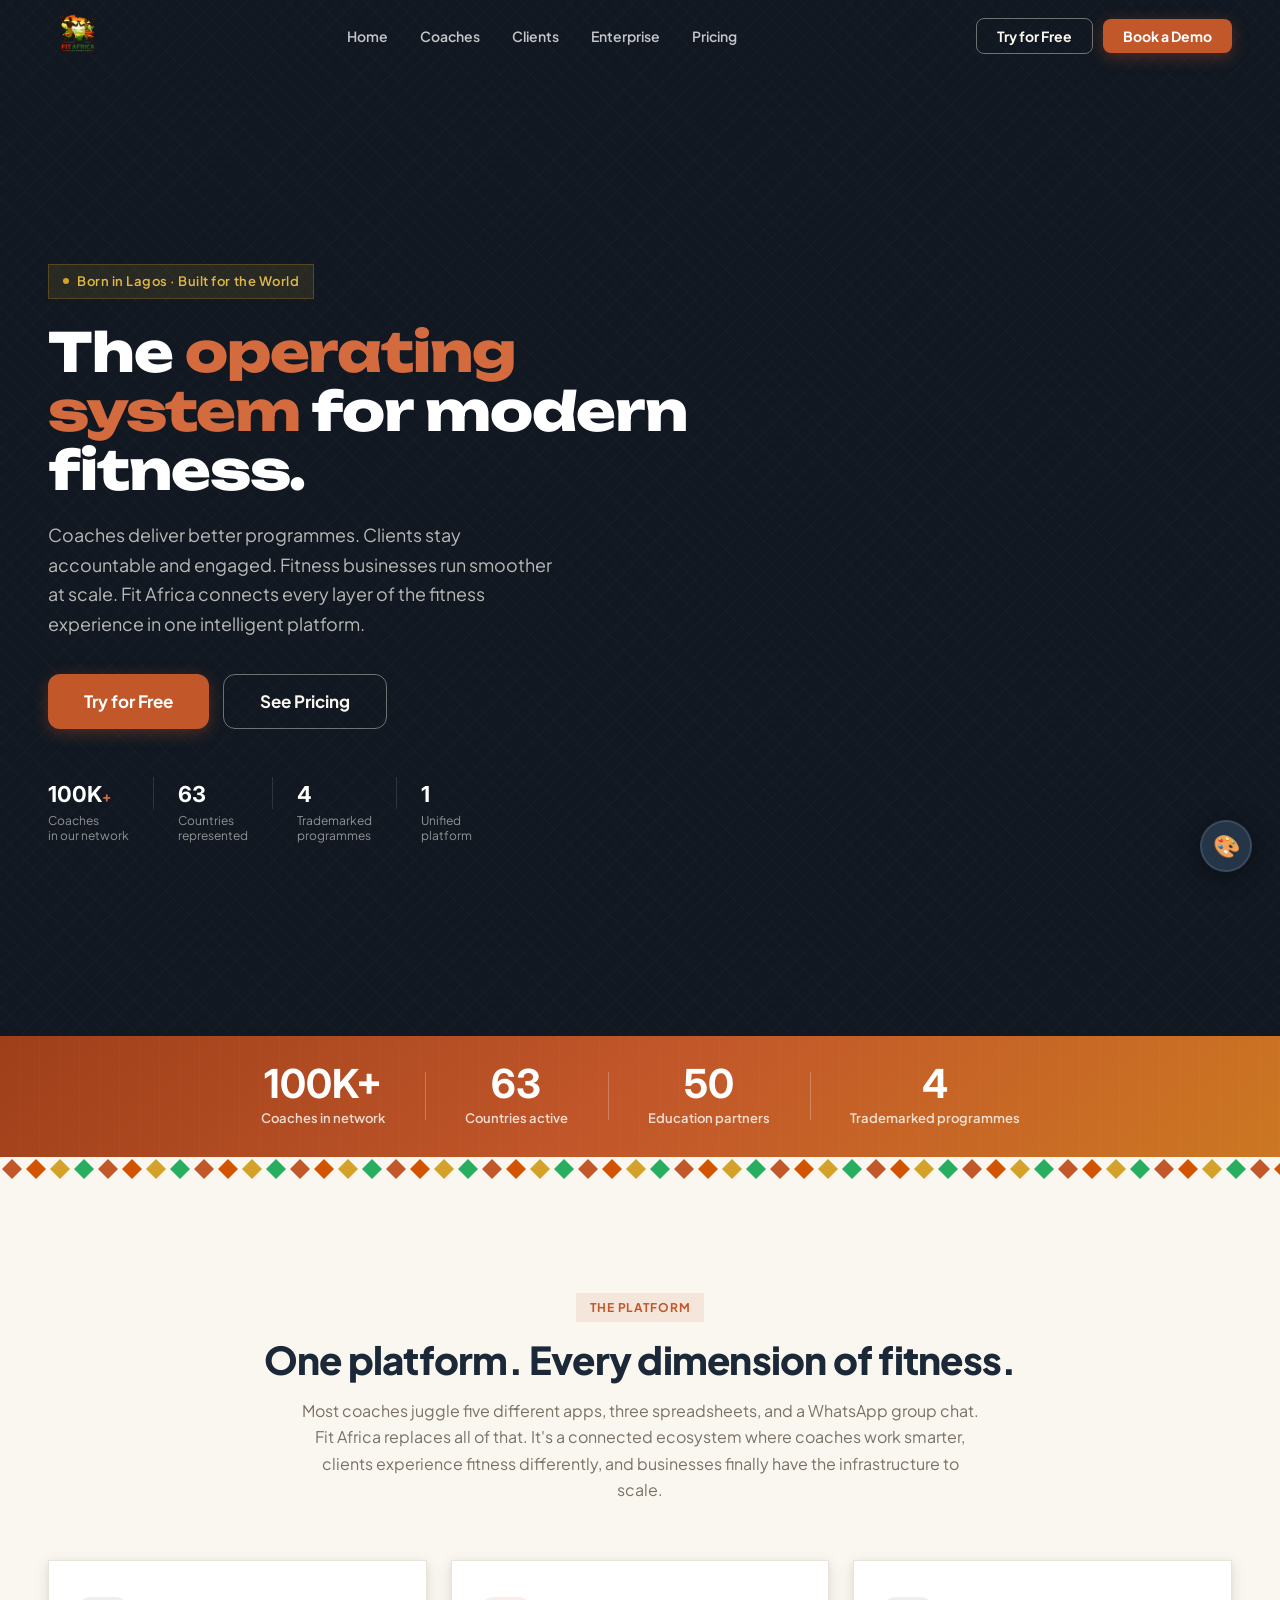
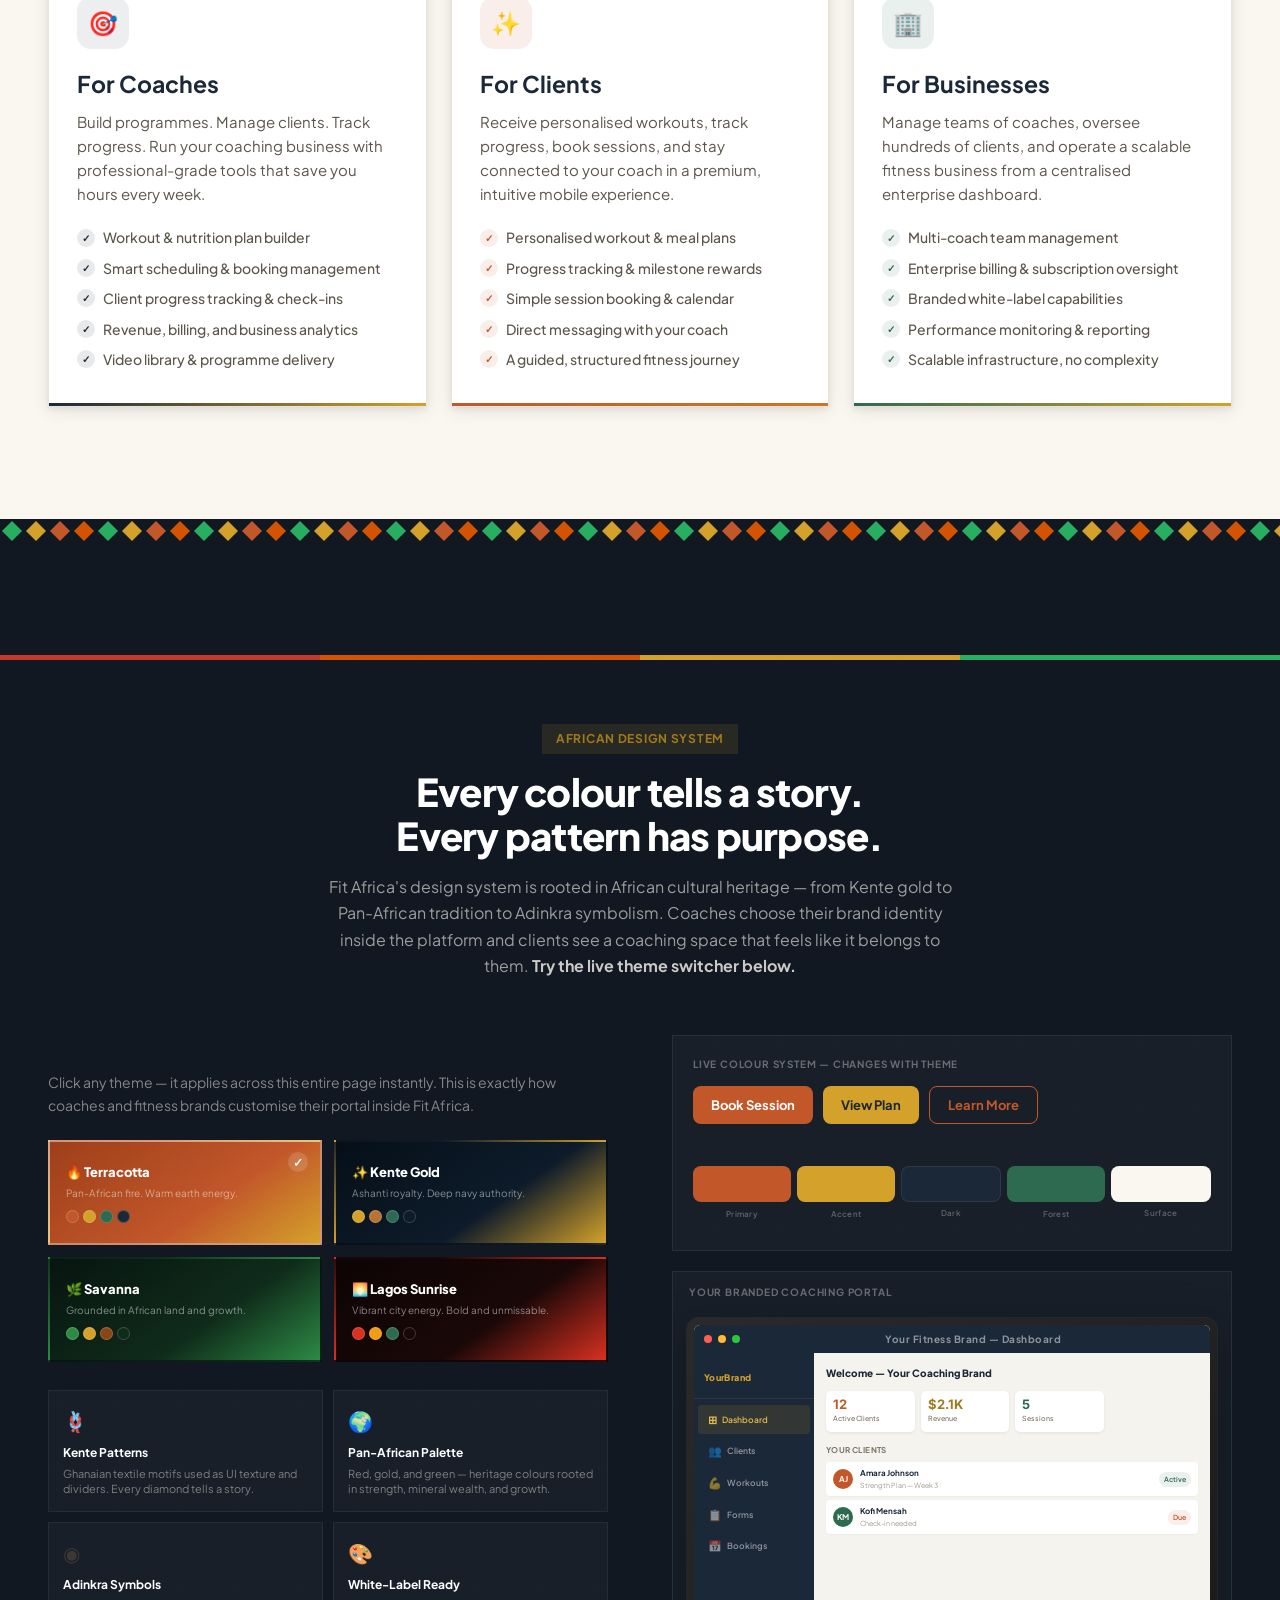
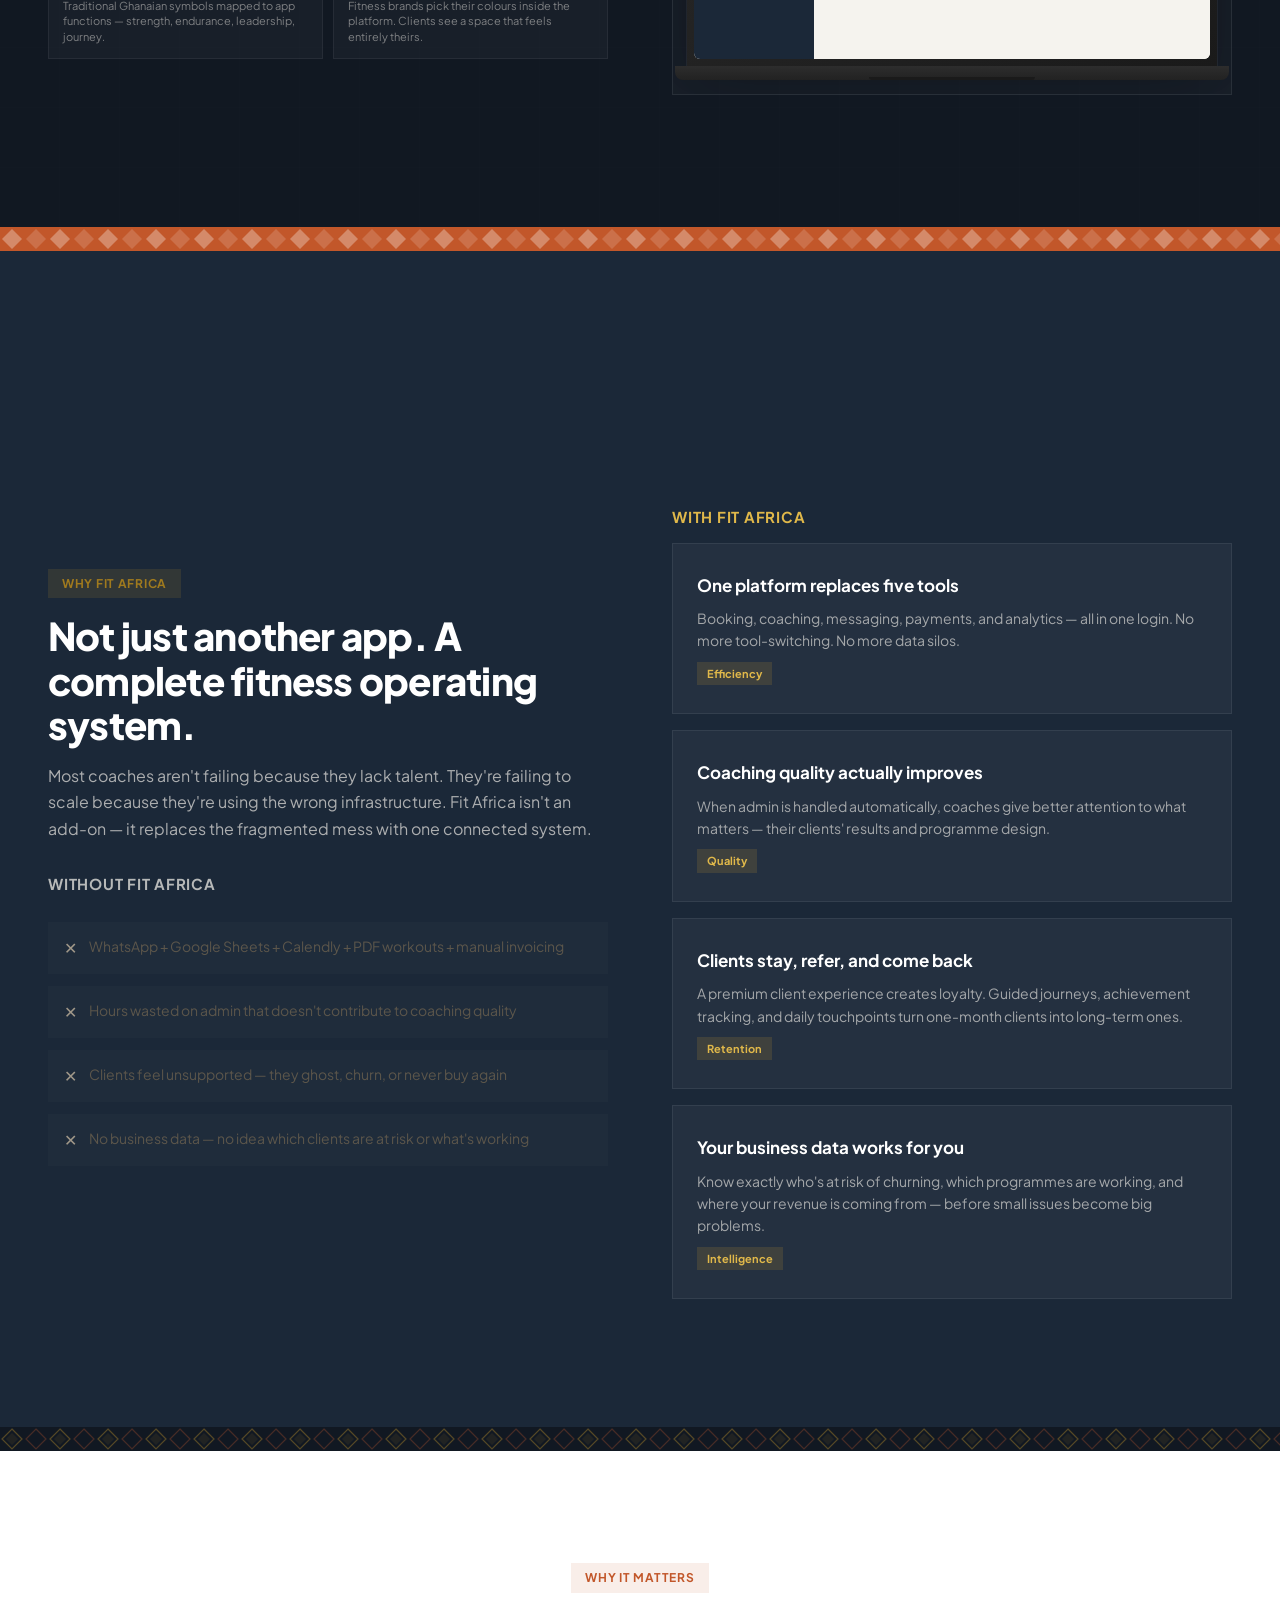
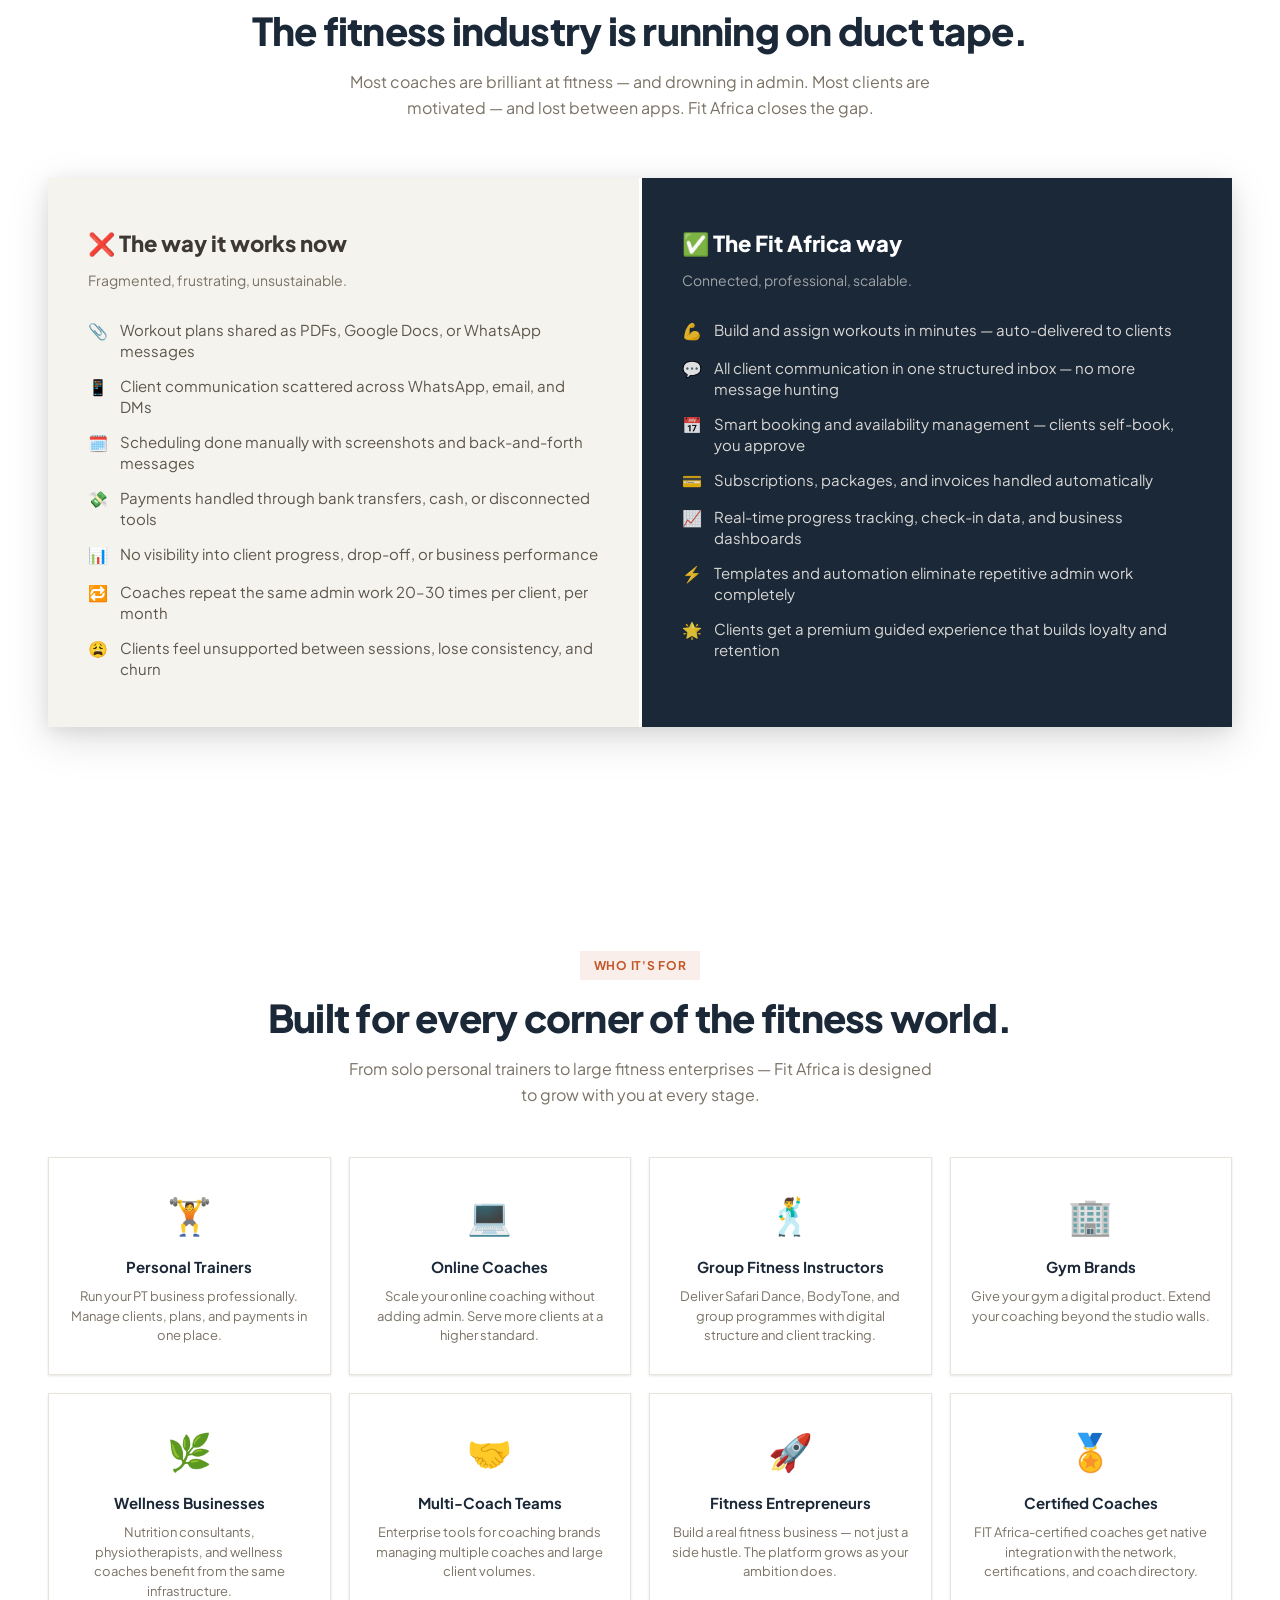
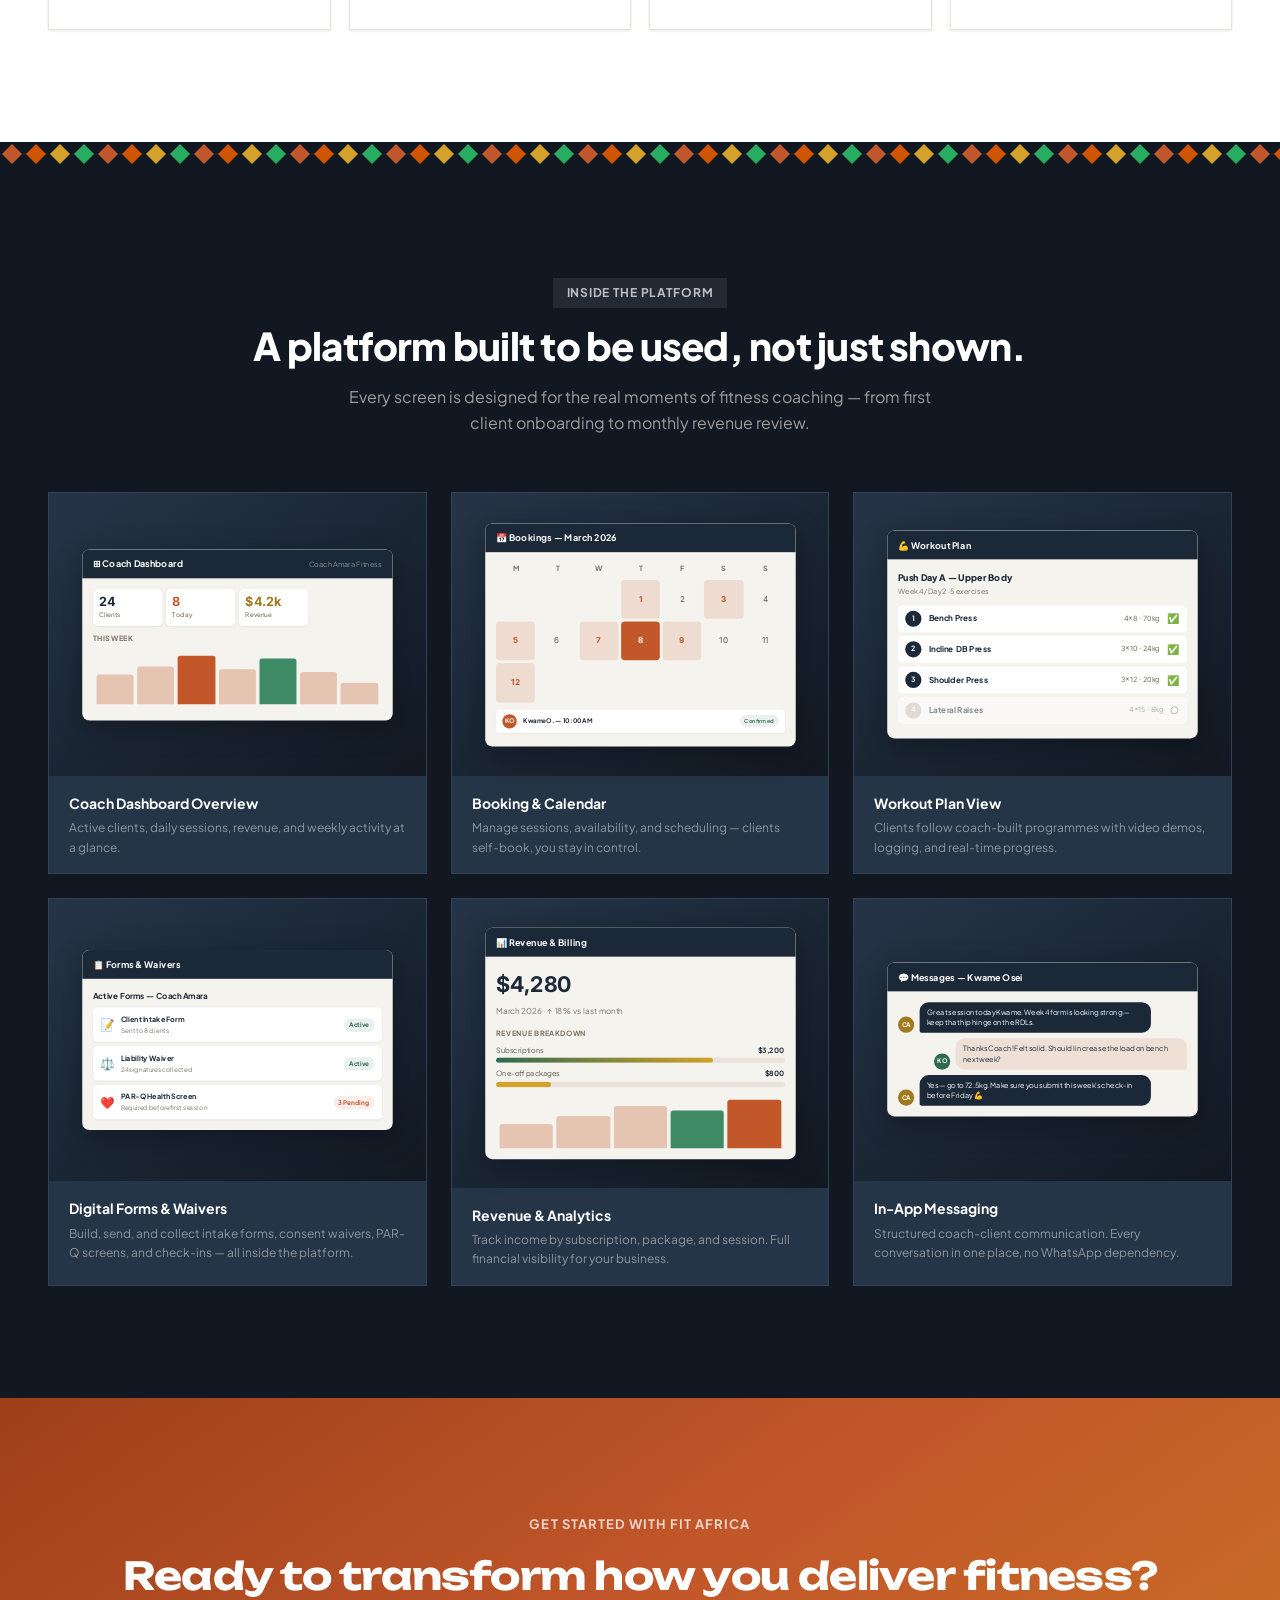
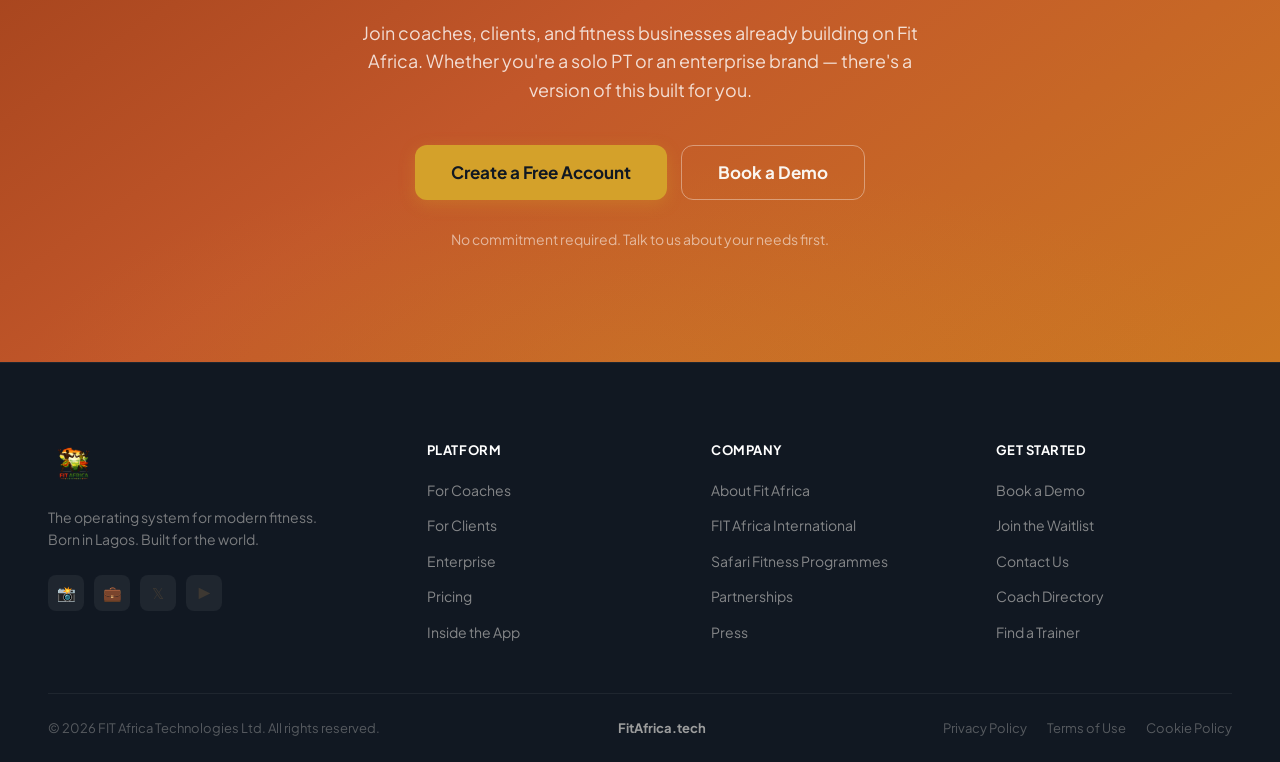
<file: index.html>
<!DOCTYPE html>
<html lang="en" data-theme="terracotta">
<head>
  <meta charset="UTF-8" />
  <meta name="viewport" content="width=device-width, initial-scale=1.0" />
  <title>FitAfrica — The Operating System for Modern Fitness</title>
  <meta name="description" content="FIT Africa is the all-in-one platform for coaches, clients, and fitness businesses. Manage coaching, bookings, workouts, nutrition, progress, and payments — in one place. Born in Lagos. Built for the world." />
  <meta name="keywords" content="fitness coaching platform, coach management software, client fitness portal, gym business software, online coaching app, workout tracking, Africa fitness, PT coaching app" />
  <meta property="og:title" content="FitAfrica — The Operating System for Modern Fitness" />
  <meta property="og:description" content="The all-in-one platform powering coaching, client progress, and fitness business growth." />
  <meta property="og:type" content="website" />
  <meta name="twitter:card" content="summary_large_image" />
  <link rel="preconnect" href="https://fonts.googleapis.com" />
  <link rel="preconnect" href="https://fonts.gstatic.com" crossorigin />
  <link href="https://fonts.googleapis.com/css2?family=Plus+Jakarta+Sans:ital,wght@0,300;0,400;0,500;0,600;0,700;0,800;0,900&family=Inter:wght@400;500;600;700&family=Unbounded:wght@700;800;900&display=swap" rel="stylesheet" />
  <link rel="icon" type="image/png" href="logo.png" />
  <link rel="stylesheet" href="styles.css" />
  <link rel="stylesheet" href="themes.css" />
</head>
<body>

<!-- ============ NAVIGATION ============ -->
<nav class="nav" id="nav">
  <div class="nav__inner">
    <a href="index.html" class="nav__logo">
      <img src="logo.png" class="nav__logo-img" alt="FIT Africa" />
    </a>
    <ul class="nav__links">
      <li><a href="index.html">Home</a></li>
      <li><a href="coaches.html">Coaches</a></li>
      <li><a href="clients.html">Clients</a></li>
      <li><a href="enterprise.html">Enterprise</a></li>
      <li><a href="pricing.html">Pricing</a></li>
    </ul>
    <div class="nav__ctas">
      <a href="https://fit-africa-web.vercel.app/auth" class="btn btn--outline-cream btn--sm">Try for Free</a>
      <a href="mailto:hello@fitafrica.tech" class="btn btn--primary btn--sm">Book a Demo</a>
    </div>
    <button class="nav__burger" id="navBurger" aria-label="Toggle navigation">
      <span></span><span></span><span></span>
    </button>
  </div>
</nav>

<!-- Mobile Navigation -->
<nav class="nav__mobile" id="navMobile">
  <a href="index.html">Home</a>
  <a href="coaches.html">Coaches</a>
  <a href="clients.html">Clients</a>
  <a href="enterprise.html">Enterprise</a>
  <a href="pricing.html">Pricing</a>
  <div class="divider"></div>
  <a href="mailto:hello@fitafrica.tech" class="btn btn--outline-cream">Book a Demo</a>
  <a href="https://fit-africa-web.vercel.app/auth" class="btn btn--primary" style="margin-top:8px">Try for Free</a>
</nav>


<!-- ============ HERO ============ -->
<section class="hero kente-texture" id="hero">
  <div class="hero__bg-pattern"></div>
  <div class="hero__kente"></div>
  <!-- Logo watermark — large decorative background -->
  <img src="logo.png" class="hero__logo-watermark" alt="" aria-hidden="true" />

  <div class="container">
    <div class="hero__inner">

      <!-- Left: Copy -->
      <div class="hero__content">
        <div class="hero__eyebrow reveal">
          <div class="hero__eyebrow-dot"></div>
          <span>Born in Lagos &middot; Built for the World</span>
        </div>

        <h1 class="display-xl hero__headline reveal reveal-delay-1">
          The <em>operating system</em> for modern fitness.
        </h1>

        <p class="hero__sub reveal reveal-delay-2">
          Coaches deliver better programmes. Clients stay accountable and engaged.
          Fitness businesses run smoother at scale. Fit Africa connects every layer
          of the fitness experience in one intelligent platform.
        </p>

        <div class="hero__ctas reveal reveal-delay-3">
          <a href="https://fit-africa-web.vercel.app/auth" class="btn btn--primary btn--lg">
            Try for Free
          </a>
          <a href="pricing.html" class="btn btn--outline-cream btn--lg">
            See Pricing
          </a>
        </div>

        <div class="hero__trust reveal reveal-delay-4">
          <div class="hero__trust-item">
            <div>
              <div class="hero__trust-num">100K<span style="font-size:14px;color:var(--terracotta-light)">+</span></div>
              <div class="hero__trust-label">Coaches<br>in our network</div>
            </div>
          </div>
          <div class="hero__trust-divider"></div>
          <div class="hero__trust-item">
            <div>
              <div class="hero__trust-num">63</div>
              <div class="hero__trust-label">Countries<br>represented</div>
            </div>
          </div>
          <div class="hero__trust-divider"></div>
          <div class="hero__trust-item">
            <div>
              <div class="hero__trust-num">4</div>
              <div class="hero__trust-label">Trademarked<br>programmes</div>
            </div>
          </div>
          <div class="hero__trust-divider"></div>
          <div class="hero__trust-item">
            <div>
              <div class="hero__trust-num">1</div>
              <div class="hero__trust-label">Unified<br>platform</div>
            </div>
          </div>
        </div>
      </div>

      <!-- Right: Dashboard Mockup -->
      <div class="hero__visual reveal reveal-delay-2">
        <div>
          <div class="laptop-frame">
            <!-- Camera bump -->
            <div class="laptop-screen">
              <!-- Title bar -->
              <div class="app-titlebar">
                <div class="app-titlebar-dot red"></div>
                <div class="app-titlebar-dot yellow"></div>
                <div class="app-titlebar-dot green"></div>
                <div class="app-titlebar-logo">FIT Coach Pro — Coach Dashboard</div>
              </div>
              <!-- App layout -->
              <div class="app-layout">
                <!-- Sidebar -->
                <aside class="app-sidebar">
                  <div class="app-sidebar-brand">FitAfrica</div>
                  <div class="app-nav-item active">
                    <span class="app-nav-icon">⊞</span> Dashboard
                  </div>
                  <div class="app-nav-item">
                    <span class="app-nav-icon">👥</span> Clients
                  </div>
                  <div class="app-nav-item">
                    <span class="app-nav-icon">💪</span> Workouts
                  </div>
                  <div class="app-nav-item">
                    <span class="app-nav-icon">📋</span> Forms
                  </div>
                  <div class="app-nav-item">
                    <span class="app-nav-icon">📅</span> Bookings
                  </div>
                  <div class="app-nav-item">
                    <span class="app-nav-icon">📊</span> Revenue
                  </div>
                  <div class="app-nav-item">
                    <span class="app-nav-icon">💬</span> Messages
                  </div>
                  <div class="app-nav-item">
                    <span class="app-nav-icon">⚙️</span> Settings
                  </div>
                </aside>
                <!-- Main -->
                <main class="app-main">
                  <div class="app-main-header">Good morning, Coach Amara ☀️</div>
                  <div class="app-stats-row">
                    <div class="app-stat-card">
                      <div class="app-stat-num">24</div>
                      <div class="app-stat-label">Active Clients</div>
                    </div>
                    <div class="app-stat-card">
                      <div class="app-stat-num terracotta">8</div>
                      <div class="app-stat-label">Sessions Today</div>
                    </div>
                    <div class="app-stat-card">
                      <div class="app-stat-num gold">$4.2K</div>
                      <div class="app-stat-label">This Month</div>
                    </div>
                    <div class="app-stat-card">
                      <div class="app-stat-num forest">12</div>
                      <div class="app-stat-label">Check-ins</div>
                    </div>
                  </div>
                  <div class="app-section-title">Recent Client Activity</div>
                  <div class="app-client-row">
                    <div class="app-client-avatar" style="background:#2D6A4F">KO</div>
                    <div class="app-client-info">
                      <div class="app-client-name">Kwame Osei</div>
                      <div class="app-client-detail">Leg Power Day — Week 4</div>
                    </div>
                    <div class="app-client-badge done">✓ Done</div>
                  </div>
                  <div class="app-client-row">
                    <div class="app-client-avatar" style="background:#C2572A">NA</div>
                    <div class="app-client-info">
                      <div class="app-client-name">Nia Abara</div>
                      <div class="app-client-detail">Check-in due — Day 28</div>
                    </div>
                    <div class="app-client-badge due">Due</div>
                  </div>
                  <div class="app-client-row">
                    <div class="app-client-avatar" style="background:#D4A12A">DM</div>
                    <div class="app-client-info">
                      <div class="app-client-name">David Mensah</div>
                      <div class="app-client-detail">New message received</div>
                    </div>
                    <div class="app-client-badge msg">1 new</div>
                  </div>
                  <div class="app-client-row">
                    <div class="app-client-avatar" style="background:#1B2838">PS</div>
                    <div class="app-client-info">
                      <div class="app-client-name">Priya Singh</div>
                      <div class="app-client-detail">Onboarded — Strength Plan</div>
                    </div>
                    <div class="app-client-badge new">New</div>
                  </div>
                </main>
              </div>
            </div>
          </div>
          <div class="laptop-base"></div>
        </div>
      </div>

    </div>
  </div>
</section>


<!-- ============ TRUST STRIP ============ -->
<div class="trust-strip section-pad--sm" id="trust">
  <div class="container">
    <div class="trust-strip__inner">
      <div class="trust-stat reveal">
        <div class="trust-stat__num" data-count="100">0</div>
        <div class="trust-stat__label">Coaches in network</div>
      </div>
      <div class="trust-stat reveal reveal-delay-1">
        <div class="trust-stat__num" data-count="63">0</div>
        <div class="trust-stat__label">Countries active</div>
      </div>
      <div class="trust-stat reveal reveal-delay-2">
        <div class="trust-stat__num" data-count="50">0</div>
        <div class="trust-stat__label">Education partners</div>
      </div>
      <div class="trust-stat reveal reveal-delay-3">
        <div class="trust-stat__num" data-count="4">0</div>
        <div class="trust-stat__label">Trademarked programmes</div>
      </div>
    </div>
  </div>
</div>


<!-- Kente Diamond Divider -->
<div class="kente-divider" style="background:#FAF6F0">
  <svg xmlns="http://www.w3.org/2000/svg" width="100%" height="24" preserveAspectRatio="xMidYMid meet">
    <defs>
      <pattern id="kente1" x="0" y="0" width="96" height="24" patternUnits="userSpaceOnUse">
        <polygon points="12,2 22,12 12,22 2,12" fill="#C2572A"/>
        <polygon points="36,2 46,12 36,22 26,12" fill="#D35400"/>
        <polygon points="60,2 70,12 60,22 50,12" fill="#D4A12A"/>
        <polygon points="84,2 94,12 84,22 74,12" fill="#27AE60"/>
      </pattern>
    </defs>
    <rect width="100%" height="24" fill="url(#kente1)"/>
  </svg>
</div>

<!-- ============ WHAT IS FIT AFRICA ============ -->
<section class="section-pad bg-cream" id="platform">
  <div class="container">
    <div class="container--md" style="text-align:center;margin-bottom:56px">
      <div class="section-label section-label--terracotta reveal">The Platform</div>
      <h2 class="heading-xl reveal reveal-delay-1" style="color:var(--navy);margin-bottom:16px">
        One platform. Every dimension of fitness.
      </h2>
      <p class="body-lg text-muted reveal reveal-delay-2" style="max-width:680px;margin:0 auto">
        Most coaches juggle five different apps, three spreadsheets, and a WhatsApp group chat.
        Fit Africa replaces all of that. It's a connected ecosystem where coaches work smarter,
        clients experience fitness differently, and businesses finally have the infrastructure to scale.
      </p>
    </div>

    <div class="platform-grid">
      <!-- Coach -->
      <div class="platform-card platform-card--coach reveal">
        <div class="platform-card__icon platform-card__icon--coach">🎯</div>
        <h3 class="heading-md platform-card__title"><a href="coaches.html" style="color:inherit;text-decoration:none">For Coaches</a></h3>
        <p class="platform-card__desc">
          Build programmes. Manage clients. Track progress. Run your coaching
          business with professional-grade tools that save you hours every week.
        </p>
        <ul class="platform-card__list">
          <li class="platform-card__list-item platform-card--coach">Workout & nutrition plan builder</li>
          <li class="platform-card__list-item platform-card--coach">Smart scheduling & booking management</li>
          <li class="platform-card__list-item platform-card--coach">Client progress tracking & check-ins</li>
          <li class="platform-card__list-item platform-card--coach">Revenue, billing, and business analytics</li>
          <li class="platform-card__list-item platform-card--coach">Video library & programme delivery</li>
        </ul>
      </div>

      <!-- Client -->
      <div class="platform-card platform-card--client reveal reveal-delay-1">
        <div class="platform-card__icon platform-card__icon--client">✨</div>
        <h3 class="heading-md platform-card__title"><a href="clients.html" style="color:inherit;text-decoration:none">For Clients</a></h3>
        <p class="platform-card__desc">
          Receive personalised workouts, track progress, book sessions,
          and stay connected to your coach in a premium, intuitive mobile experience.
        </p>
        <ul class="platform-card__list">
          <li class="platform-card__list-item platform-card--client">Personalised workout & meal plans</li>
          <li class="platform-card__list-item platform-card--client">Progress tracking & milestone rewards</li>
          <li class="platform-card__list-item platform-card--client">Simple session booking & calendar</li>
          <li class="platform-card__list-item platform-card--client">Direct messaging with your coach</li>
          <li class="platform-card__list-item platform-card--client">A guided, structured fitness journey</li>
        </ul>
      </div>

      <!-- Enterprise -->
      <div class="platform-card platform-card--enterprise reveal reveal-delay-2">
        <div class="platform-card__icon platform-card__icon--enterprise">🏢</div>
        <h3 class="heading-md platform-card__title"><a href="enterprise.html" style="color:inherit;text-decoration:none">For Businesses</a></h3>
        <p class="platform-card__desc">
          Manage teams of coaches, oversee hundreds of clients, and operate a
          scalable fitness business from a centralised enterprise dashboard.
        </p>
        <ul class="platform-card__list">
          <li class="platform-card__list-item platform-card--enterprise">Multi-coach team management</li>
          <li class="platform-card__list-item platform-card--enterprise">Enterprise billing & subscription oversight</li>
          <li class="platform-card__list-item platform-card--enterprise">Branded white-label capabilities</li>
          <li class="platform-card__list-item platform-card--enterprise">Performance monitoring & reporting</li>
          <li class="platform-card__list-item platform-card--enterprise">Scalable infrastructure, no complexity</li>
        </ul>
      </div>
    </div>
  </div>
</section>


<!-- Kente Diamond Divider -->
<div class="kente-divider" style="background:var(--navy-dark,#111822)">
  <svg xmlns="http://www.w3.org/2000/svg" width="100%" height="24">
    <defs>
      <pattern id="kente-brand-top" x="0" y="0" width="96" height="24" patternUnits="userSpaceOnUse">
        <polygon points="12,2 22,12 12,22 2,12" fill="#27AE60"/>
        <polygon points="36,2 46,12 36,22 26,12" fill="#D4A12A"/>
        <polygon points="60,2 70,12 60,22 50,12" fill="#C2572A"/>
        <polygon points="84,2 94,12 84,22 74,12" fill="#D35400"/>
      </pattern>
    </defs>
    <rect width="100%" height="24" fill="url(#kente-brand-top)"/>
  </svg>
</div>

<!-- ============ BRAND IDENTITY / LIVE AFRICAN THEMES ============ -->
<section class="brand-section section-pad kente-texture" id="brand">
  <div class="pan-african-stripe">
    <div class="pan-stripe pan-red"></div>
    <div class="pan-stripe pan-orange"></div>
    <div class="pan-stripe pan-yellow"></div>
    <div class="pan-stripe pan-green"></div>
  </div>
  <div class="container brand-section__inner" style="padding-top:0">
    <div style="text-align:center;padding-top:64px;margin-bottom:56px">
      <div class="section-label section-label--gold reveal">African Design System</div>
      <h2 class="heading-xl text-white reveal reveal-delay-1" style="margin-bottom:16px">
        Every colour tells a story.<br/>Every pattern has purpose.
      </h2>
      <p class="body-lg reveal reveal-delay-2" style="color:rgba(250,246,240,.6);max-width:640px;margin:0 auto">
        Fit Africa's design system is rooted in African cultural heritage — from Kente gold to Pan-African
        tradition to Adinkra symbolism. Coaches choose their brand identity inside the platform
        and clients see a coaching space that feels like it belongs to them.
        <strong style="color:rgba(250,246,240,.8)"> Try the live theme switcher below.</strong>
      </p>
    </div>
    <div class="brand-grid">
      <div>
        <h3 class="heading-md text-white reveal" style="margin-bottom:6px">Choose an African identity.</h3>
        <p class="reveal reveal-delay-1" style="color:rgba(250,246,240,.5);font-size:14px;margin-bottom:24px;line-height:1.6">
          Click any theme — it applies across this entire page instantly. This is exactly how
          coaches and fitness brands customise their portal inside Fit Africa.
        </p>
        <div class="theme-cards">
          <div class="theme-card theme-card--terracotta active reveal" data-set-theme="terracotta" role="button" tabindex="0">
            <div class="theme-card__name">🔥 Terracotta</div>
            <div class="theme-card__desc">Pan-African fire. Warm earth energy.</div>
            <div class="theme-card__palette">
              <div class="theme-card__dot" style="background:#C2572A"></div>
              <div class="theme-card__dot" style="background:#D4A12A"></div>
              <div class="theme-card__dot" style="background:#2D6A4F"></div>
              <div class="theme-card__dot" style="background:#1B2838"></div>
            </div>
          </div>
          <div class="theme-card theme-card--kente-gold reveal reveal-delay-1" data-set-theme="kente-gold" role="button" tabindex="0">
            <div class="theme-card__name">✨ Kente Gold</div>
            <div class="theme-card__desc">Ashanti royalty. Deep navy authority.</div>
            <div class="theme-card__palette">
              <div class="theme-card__dot" style="background:#D4A12A"></div>
              <div class="theme-card__dot" style="background:#B87333"></div>
              <div class="theme-card__dot" style="background:#2D6A4F"></div>
              <div class="theme-card__dot" style="background:#0D1B2A"></div>
            </div>
          </div>
          <div class="theme-card theme-card--savanna reveal reveal-delay-2" data-set-theme="savanna" role="button" tabindex="0">
            <div class="theme-card__name">🌿 Savanna</div>
            <div class="theme-card__desc">Grounded in African land and growth.</div>
            <div class="theme-card__palette">
              <div class="theme-card__dot" style="background:#2D8A45"></div>
              <div class="theme-card__dot" style="background:#D4A12A"></div>
              <div class="theme-card__dot" style="background:#8B4513"></div>
              <div class="theme-card__dot" style="background:#0F2B1A"></div>
            </div>
          </div>
          <div class="theme-card theme-card--lagos reveal reveal-delay-3" data-set-theme="lagos" role="button" tabindex="0">
            <div class="theme-card__name">🌅 Lagos Sunrise</div>
            <div class="theme-card__desc">Vibrant city energy. Bold and unmissable.</div>
            <div class="theme-card__palette">
              <div class="theme-card__dot" style="background:#D93020"></div>
              <div class="theme-card__dot" style="background:#F39C12"></div>
              <div class="theme-card__dot" style="background:#2D6A4F"></div>
              <div class="theme-card__dot" style="background:#1A0808"></div>
            </div>
          </div>
        </div>
        <div class="cultural-callouts reveal reveal-delay-2" style="margin-top:24px">
          <div class="cultural-callout">
            <div class="cultural-callout__icon">🪢</div>
            <div class="cultural-callout__title">Kente Patterns</div>
            <div class="cultural-callout__desc">Ghanaian textile motifs used as UI texture and dividers. Every diamond tells a story.</div>
          </div>
          <div class="cultural-callout">
            <div class="cultural-callout__icon">🌍</div>
            <div class="cultural-callout__title">Pan-African Palette</div>
            <div class="cultural-callout__desc">Red, gold, and green — heritage colours rooted in strength, mineral wealth, and growth.</div>
          </div>
          <div class="cultural-callout">
            <div class="cultural-callout__icon">◉</div>
            <div class="cultural-callout__title">Adinkra Symbols</div>
            <div class="cultural-callout__desc">Traditional Ghanaian symbols mapped to app functions — strength, endurance, leadership, journey.</div>
          </div>
          <div class="cultural-callout">
            <div class="cultural-callout__icon">🎨</div>
            <div class="cultural-callout__title">White-Label Ready</div>
            <div class="cultural-callout__desc">Fitness brands pick their colours inside the platform. Clients see a space that feels entirely theirs.</div>
          </div>
        </div>
      </div>
      <div class="brand-preview-wrap reveal reveal-delay-2">
        <div class="brand-preview-card">
          <div class="brand-preview-card__label">Live Colour System — Changes With Theme</div>
          <div class="btn-preview-row">
            <button class="btn-preview btn-preview--primary">Book Session</button>
            <button class="btn-preview btn-preview--secondary">View Plan</button>
            <button class="btn-preview btn-preview--ghost">Learn More</button>
          </div>
          <div style="height:28px"></div>
          <div class="swatch-row">
            <div class="swatch-block swatch-primary" data-label="Primary"></div>
            <div class="swatch-block swatch-gold" data-label="Accent"></div>
            <div class="swatch-block swatch-dark" data-label="Dark"></div>
            <div class="swatch-block swatch-accent" data-label="Forest"></div>
            <div class="swatch-block swatch-bg" data-label="Surface"></div>
          </div>
          <div style="height:28px"></div>
        </div>
        <div class="brand-preview-card" style="padding:0;overflow:hidden">
          <div class="brand-preview-card__label" style="padding:12px 16px 4px">Your branded coaching portal</div>
          <div style="padding:0 14px 14px">
            <div class="laptop-frame" style="max-width:100%;margin-top:8px">
              <div class="laptop-screen">
                <div class="app-titlebar">
                  <div class="app-titlebar-dot red"></div>
                  <div class="app-titlebar-dot yellow"></div>
                  <div class="app-titlebar-dot green"></div>
                  <div class="app-titlebar-logo">Your Fitness Brand — Dashboard</div>
                </div>
                <div class="app-layout">
                  <aside class="app-sidebar">
                    <div class="app-sidebar-brand" style="color:var(--gold)">YourBrand</div>
                    <div class="app-nav-item active"><span class="app-nav-icon">⊞</span> Dashboard</div>
                    <div class="app-nav-item"><span class="app-nav-icon">👥</span> Clients</div>
                    <div class="app-nav-item"><span class="app-nav-icon">💪</span> Workouts</div>
                    <div class="app-nav-item"><span class="app-nav-icon">📋</span> Forms</div>
                    <div class="app-nav-item"><span class="app-nav-icon">📅</span> Bookings</div>
                  </aside>
                  <main class="app-main">
                    <div class="app-main-header">Welcome — Your Coaching Brand</div>
                    <div class="app-stats-row">
                      <div class="app-stat-card"><div class="app-stat-num" style="color:var(--terracotta)">12</div><div class="app-stat-label">Active Clients</div></div>
                      <div class="app-stat-card"><div class="app-stat-num" style="color:var(--gold-dark)">$2.1K</div><div class="app-stat-label">Revenue</div></div>
                      <div class="app-stat-card"><div class="app-stat-num" style="color:var(--forest)">5</div><div class="app-stat-label">Sessions</div></div>
                    </div>
                    <div class="app-section-title">Your Clients</div>
                    <div class="app-client-row">
                      <div class="app-client-avatar" style="background:var(--terracotta)">AJ</div>
                      <div class="app-client-info"><div class="app-client-name">Amara Johnson</div><div class="app-client-detail">Strength Plan — Week 3</div></div>
                      <div class="app-client-badge done">Active</div>
                    </div>
                    <div class="app-client-row">
                      <div class="app-client-avatar" style="background:var(--forest)">KM</div>
                      <div class="app-client-info"><div class="app-client-name">Kofi Mensah</div><div class="app-client-detail">Check-in needed</div></div>
                      <div class="app-client-badge due">Due</div>
                    </div>
                  </main>
                </div>
              </div>
            </div>
            <div class="laptop-base"></div>
          </div>
        </div>
      </div>
    </div>
  </div>
</section>

<!-- Kente Diamond Divider -->
<div class="kente-divider" style="background:var(--terracotta,#C2572A)">
  <svg xmlns="http://www.w3.org/2000/svg" width="100%" height="24">
    <defs>
      <pattern id="kente-brand-mid" x="0" y="0" width="96" height="24" patternUnits="userSpaceOnUse">
        <polygon points="12,2 22,12 12,22 2,12" fill="rgba(255,255,255,0.3)"/>
        <polygon points="36,2 46,12 36,22 26,12" fill="rgba(255,255,255,0.15)"/>
        <polygon points="60,2 70,12 60,22 50,12" fill="rgba(255,255,255,0.3)"/>
        <polygon points="84,2 94,12 84,22 74,12" fill="rgba(255,255,255,0.15)"/>
      </pattern>
    </defs>
    <rect width="100%" height="24" fill="url(#kente-brand-mid)"/>
  </svg>
</div>

<!-- ============ WHY FIT AFRICA ============ -->
<section class="section-pad bg-navy" id="about">
  <div class="container">
    <div class="why-grid">
      <div>
        <div class="section-label section-label--gold reveal">Why Fit Africa</div>
        <h2 class="heading-xl text-white reveal reveal-delay-1" style="margin-bottom:16px">
          Not just another app. A complete fitness operating system.
        </h2>
        <p class="body-lg reveal reveal-delay-2" style="color:rgba(250,246,240,.65);margin-bottom:32px">
          Most coaches aren't failing because they lack talent. They're failing to scale because
          they're using the wrong infrastructure. Fit Africa isn't an add-on — it replaces the
          fragmented mess with one connected system.
        </p>
        <h3 class="heading-md reveal reveal-delay-2" style="color:rgba(250,246,240,.7);font-size:15px;margin-bottom:16px;text-transform:uppercase;letter-spacing:.05em">Without Fit Africa</h3>
        <div class="comparison-list">
          <div class="comparison-item comparison-item--bad reveal reveal-delay-2"><span class="ci-icon">✕</span><span>WhatsApp + Google Sheets + Calendly + PDF workouts + manual invoicing</span></div>
          <div class="comparison-item comparison-item--bad reveal reveal-delay-3"><span class="ci-icon">✕</span><span>Hours wasted on admin that doesn't contribute to coaching quality</span></div>
          <div class="comparison-item comparison-item--bad reveal reveal-delay-3"><span class="ci-icon">✕</span><span>Clients feel unsupported — they ghost, churn, or never buy again</span></div>
          <div class="comparison-item comparison-item--bad reveal reveal-delay-4"><span class="ci-icon">✕</span><span>No business data — no idea which clients are at risk or what's working</span></div>
        </div>
      </div>
      <div>
        <h3 class="heading-md reveal" style="color:var(--gold-light);font-size:15px;margin-bottom:16px;margin-top:88px;text-transform:uppercase;letter-spacing:.05em">With Fit Africa</h3>
        <div class="diff-card reveal reveal-delay-1">
          <div class="diff-card__title">One platform replaces five tools</div>
          <div class="diff-card__desc">Booking, coaching, messaging, payments, and analytics — all in one login. No more tool-switching. No more data silos.</div>
          <span class="diff-card__tag">Efficiency</span>
        </div>
        <div class="diff-card reveal reveal-delay-2">
          <div class="diff-card__title">Coaching quality actually improves</div>
          <div class="diff-card__desc">When admin is handled automatically, coaches give better attention to what matters — their clients' results and programme design.</div>
          <span class="diff-card__tag">Quality</span>
        </div>
        <div class="diff-card reveal reveal-delay-3">
          <div class="diff-card__title">Clients stay, refer, and come back</div>
          <div class="diff-card__desc">A premium client experience creates loyalty. Guided journeys, achievement tracking, and daily touchpoints turn one-month clients into long-term ones.</div>
          <span class="diff-card__tag">Retention</span>
        </div>
        <div class="diff-card reveal reveal-delay-4">
          <div class="diff-card__title">Your business data works for you</div>
          <div class="diff-card__desc">Know exactly who's at risk of churning, which programmes are working, and where your revenue is coming from — before small issues become big problems.</div>
          <span class="diff-card__tag">Intelligence</span>
        </div>
      </div>
    </div>
  </div>
</section>

<!-- Kente Diamond Divider -->
<div class="kente-divider" style="background:var(--navy-dark,#111822)">
  <svg xmlns="http://www.w3.org/2000/svg" width="100%" height="24" preserveAspectRatio="xMidYMid meet">
    <defs>
      <pattern id="kente-why-out" x="0" y="0" width="96" height="24" patternUnits="userSpaceOnUse">
        <polygon points="12,2 22,12 12,22 2,12" fill="none" stroke="rgba(212,161,42,0.35)" stroke-width="1.2"/>
        <polygon points="12,6 18,12 12,18 6,12" fill="rgba(212,161,42,0.08)"/>
        <polygon points="36,2 46,12 36,22 26,12" fill="none" stroke="rgba(194,87,42,0.3)" stroke-width="1.2"/>
        <polygon points="60,2 70,12 60,22 50,12" fill="none" stroke="rgba(212,161,42,0.35)" stroke-width="1.2"/>
        <polygon points="60,6 66,12 60,18 54,12" fill="rgba(212,161,42,0.08)"/>
        <polygon points="84,2 94,12 84,22 74,12" fill="none" stroke="rgba(194,87,42,0.3)" stroke-width="1.2"/>
      </pattern>
    </defs>
    <rect width="100%" height="24" fill="url(#kente-why-out)"/>
  </svg>
</div>

<!-- ============ PROBLEM / SOLUTION ============ -->
<section class="section-pad bg-white">
  <div class="container">
    <div style="text-align:center;margin-bottom:56px">
      <div class="section-label section-label--terracotta reveal">Why It Matters</div>
      <h2 class="heading-xl reveal reveal-delay-1" style="color:var(--navy);margin-bottom:16px">
        The fitness industry is running on duct tape.
      </h2>
      <p class="body-lg text-muted reveal reveal-delay-2" style="max-width:640px;margin:0 auto">
        Most coaches are brilliant at fitness — and drowning in admin. Most clients are motivated —
        and lost between apps. Fit Africa closes the gap.
      </p>
    </div>

    <div class="problem-solution reveal">
      <div class="problem-col">
        <h3 class="ps-heading">❌ The way it works now</h3>
        <p class="ps-sub">Fragmented, frustrating, unsustainable.</p>
        <ul class="ps-list">
          <li class="ps-item"><span class="ps-icon">📎</span> Workout plans shared as PDFs, Google Docs, or WhatsApp messages</li>
          <li class="ps-item"><span class="ps-icon">📱</span> Client communication scattered across WhatsApp, email, and DMs</li>
          <li class="ps-item"><span class="ps-icon">🗓️</span> Scheduling done manually with screenshots and back-and-forth messages</li>
          <li class="ps-item"><span class="ps-icon">💸</span> Payments handled through bank transfers, cash, or disconnected tools</li>
          <li class="ps-item"><span class="ps-icon">📊</span> No visibility into client progress, drop-off, or business performance</li>
          <li class="ps-item"><span class="ps-icon">🔁</span> Coaches repeat the same admin work 20–30 times per client, per month</li>
          <li class="ps-item"><span class="ps-icon">😩</span> Clients feel unsupported between sessions, lose consistency, and churn</li>
        </ul>
      </div>
      <div class="solution-col">
        <h3 class="ps-heading">✅ The Fit Africa way</h3>
        <p class="ps-sub">Connected, professional, scalable.</p>
        <ul class="ps-list">
          <li class="ps-item"><span class="ps-icon">💪</span> Build and assign workouts in minutes — auto-delivered to clients</li>
          <li class="ps-item"><span class="ps-icon">💬</span> All client communication in one structured inbox — no more message hunting</li>
          <li class="ps-item"><span class="ps-icon">📅</span> Smart booking and availability management — clients self-book, you approve</li>
          <li class="ps-item"><span class="ps-icon">💳</span> Subscriptions, packages, and invoices handled automatically</li>
          <li class="ps-item"><span class="ps-icon">📈</span> Real-time progress tracking, check-in data, and business dashboards</li>
          <li class="ps-item"><span class="ps-icon">⚡</span> Templates and automation eliminate repetitive admin work completely</li>
          <li class="ps-item"><span class="ps-icon">🌟</span> Clients get a premium guided experience that builds loyalty and retention</li>
        </ul>
      </div>
    </div>
  </div>
</section>


<!-- ============ WHO IT'S FOR ============ -->
<section class="section-pad bg-white" id="audience">
  <div class="container">
    <div style="text-align:center;margin-bottom:16px">
      <div class="section-label section-label--terracotta reveal">Who It's For</div>
      <h2 class="heading-xl reveal reveal-delay-1" style="color:var(--navy);margin-bottom:16px">
        Built for every corner of the fitness world.
      </h2>
      <p class="body-lg text-muted reveal reveal-delay-2" style="max-width:600px;margin:0 auto">
        From solo personal trainers to large fitness enterprises — Fit Africa is designed to
        grow with you at every stage.
      </p>
    </div>

    <div class="audience-grid">
      <div class="audience-card reveal">
        <div class="audience-card__emoji">🏋️</div>
        <div class="audience-card__title">Personal Trainers</div>
        <div class="audience-card__desc">Run your PT business professionally. Manage clients, plans, and payments in one place.</div>
      </div>
      <div class="audience-card reveal reveal-delay-1">
        <div class="audience-card__emoji">💻</div>
        <div class="audience-card__title">Online Coaches</div>
        <div class="audience-card__desc">Scale your online coaching without adding admin. Serve more clients at a higher standard.</div>
      </div>
      <div class="audience-card reveal reveal-delay-2">
        <div class="audience-card__emoji">🕺</div>
        <div class="audience-card__title">Group Fitness Instructors</div>
        <div class="audience-card__desc">Deliver Safari Dance, BodyTone, and group programmes with digital structure and client tracking.</div>
      </div>
      <div class="audience-card reveal reveal-delay-3">
        <div class="audience-card__emoji">🏢</div>
        <div class="audience-card__title">Gym Brands</div>
        <div class="audience-card__desc">Give your gym a digital product. Extend your coaching beyond the studio walls.</div>
      </div>
      <div class="audience-card reveal reveal-delay-1">
        <div class="audience-card__emoji">🌿</div>
        <div class="audience-card__title">Wellness Businesses</div>
        <div class="audience-card__desc">Nutrition consultants, physiotherapists, and wellness coaches benefit from the same infrastructure.</div>
      </div>
      <div class="audience-card reveal reveal-delay-2">
        <div class="audience-card__emoji">🤝</div>
        <div class="audience-card__title">Multi-Coach Teams</div>
        <div class="audience-card__desc">Enterprise tools for coaching brands managing multiple coaches and large client volumes.</div>
      </div>
      <div class="audience-card reveal reveal-delay-3">
        <div class="audience-card__emoji">🚀</div>
        <div class="audience-card__title">Fitness Entrepreneurs</div>
        <div class="audience-card__desc">Build a real fitness business — not just a side hustle. The platform grows as your ambition does.</div>
      </div>
      <div class="audience-card reveal reveal-delay-4">
        <div class="audience-card__emoji">🏅</div>
        <div class="audience-card__title">Certified Coaches</div>
        <div class="audience-card__desc">FIT Africa-certified coaches get native integration with the network, certifications, and coach directory.</div>
      </div>
    </div>
  </div>
</section>


<!-- Kente Diamond Divider -->
<div class="kente-divider" style="background:var(--navy-dark,#111822)">
  <svg xmlns="http://www.w3.org/2000/svg" width="100%" height="24" preserveAspectRatio="xMidYMid meet">
    <defs>
      <pattern id="kente-showcase-in" x="0" y="0" width="96" height="24" patternUnits="userSpaceOnUse">
        <polygon points="12,2 22,12 12,22 2,12" fill="#C2572A"/>
        <polygon points="36,2 46,12 36,22 26,12" fill="#D35400"/>
        <polygon points="60,2 70,12 60,22 50,12" fill="#D4A12A"/>
        <polygon points="84,2 94,12 84,22 74,12" fill="#27AE60"/>
      </pattern>
    </defs>
    <rect width="100%" height="24" fill="url(#kente-showcase-in)"/>
  </svg>
</div>

<!-- ============ INSIDE THE APP ============ -->
<section class="section-pad bg-navy-dark" id="showcase">
  <div class="container">
    <div style="text-align:center;margin-bottom:56px">
      <div class="section-label section-label--navy-on-dark reveal">Inside the Platform</div>
      <h2 class="heading-xl text-white reveal reveal-delay-1" style="margin-bottom:16px">
        A platform built to be used, not just shown.
      </h2>
      <p class="body-lg reveal reveal-delay-2" style="color:rgba(250,246,240,.6);max-width:600px;margin:0 auto">
        Every screen is designed for the real moments of fitness coaching — from first client onboarding
        to monthly revenue review.
      </p>
    </div>
    <div class="showcase-grid">
      <div class="showcase-item reveal">
        <div class="showcase-screen">
          <div class="mini-screen" style="transform:scale(0.9)">
            <div class="mini-screen__header"><span class="mini-screen__title">⊞ Coach Dashboard</span><span style="font-size:8px;color:rgba(250,246,240,.5)">Coach Amara Fitness</span></div>
            <div class="mini-screen__body">
              <div class="app-stats-row" style="gap:4px;margin-bottom:8px">
                <div class="app-stat-card"><div class="app-stat-num" style="font-size:14px">24</div><div class="app-stat-label">Clients</div></div>
                <div class="app-stat-card"><div class="app-stat-num terracotta" style="font-size:14px">8</div><div class="app-stat-label">Today</div></div>
                <div class="app-stat-card"><div class="app-stat-num gold" style="font-size:14px">$4.2k</div><div class="app-stat-label">Revenue</div></div>
              </div>
              <div class="app-section-title">This Week</div>
              <div class="mini-chart" style="margin-bottom:6px">
                <div class="mini-bar" style="height:55%"></div><div class="mini-bar" style="height:70%"></div>
                <div class="mini-bar highlight" style="height:90%"></div><div class="mini-bar" style="height:65%"></div>
                <div class="mini-bar goal" style="height:85%"></div><div class="mini-bar" style="height:60%"></div>
                <div class="mini-bar" style="height:40%"></div>
              </div>
            </div>
          </div>
        </div>
        <div class="showcase-caption"><div class="showcase-caption__title">Coach Dashboard Overview</div><div class="showcase-caption__desc">Active clients, daily sessions, revenue, and weekly activity at a glance.</div></div>
      </div>
      <div class="showcase-item reveal reveal-delay-1">
        <div class="showcase-screen">
          <div class="mini-screen" style="transform:scale(0.9)">
            <div class="mini-screen__header"><span class="mini-screen__title">📅 Bookings — March 2026</span></div>
            <div class="mini-screen__body">
              <div style="display:grid;grid-template-columns:repeat(7,1fr);gap:2px;margin-bottom:6px">
                <div style="font-size:8px;text-align:center;color:var(--gray-500);font-weight:700;font-family:var(--font-heading)">M</div><div style="font-size:8px;text-align:center;color:var(--gray-500);font-weight:700;font-family:var(--font-heading)">T</div><div style="font-size:8px;text-align:center;color:var(--gray-500);font-weight:700;font-family:var(--font-heading)">W</div><div style="font-size:8px;text-align:center;color:var(--gray-500);font-weight:700;font-family:var(--font-heading)">T</div><div style="font-size:8px;text-align:center;color:var(--gray-500);font-weight:700;font-family:var(--font-heading)">F</div><div style="font-size:8px;text-align:center;color:var(--gray-500);font-weight:700;font-family:var(--font-heading)">S</div><div style="font-size:8px;text-align:center;color:var(--gray-500);font-weight:700;font-family:var(--font-heading)">S</div>
              </div>
              <div class="mini-cal">
                <div class="mini-cal-day"></div><div class="mini-cal-day"></div><div class="mini-cal-day"></div>
                <div class="mini-cal-day has-event">1</div><div class="mini-cal-day">2</div><div class="mini-cal-day has-event">3</div><div class="mini-cal-day">4</div>
                <div class="mini-cal-day has-event">5</div><div class="mini-cal-day">6</div><div class="mini-cal-day has-event">7</div><div class="mini-cal-day today">8</div>
                <div class="mini-cal-day has-event">9</div><div class="mini-cal-day">10</div><div class="mini-cal-day">11</div><div class="mini-cal-day has-event">12</div>
              </div>
              <div style="margin-top:8px"><div class="app-client-row" style="margin-bottom:3px"><div class="app-client-avatar" style="background:var(--terracotta);width:16px;height:16px;font-size:7px">KO</div><div class="app-client-info"><div class="app-client-name" style="font-size:7px">Kwame O. — 10:00 AM</div></div><div class="app-client-badge done" style="font-size:6px">Confirmed</div></div></div>
            </div>
          </div>
        </div>
        <div class="showcase-caption"><div class="showcase-caption__title">Booking & Calendar</div><div class="showcase-caption__desc">Manage sessions, availability, and scheduling — clients self-book, you stay in control.</div></div>
      </div>
      <div class="showcase-item reveal reveal-delay-2">
        <div class="showcase-screen">
          <div class="mini-screen" style="transform:scale(0.9)">
            <div class="mini-screen__header"><span class="mini-screen__title">💪 Workout Plan</span></div>
            <div class="mini-screen__body">
              <div style="font-size:10px;font-weight:800;color:var(--navy);margin-bottom:2px;font-family:var(--font-heading)">Push Day A — Upper Body</div>
              <div style="font-size:8px;color:var(--gray-500);margin-bottom:8px;font-family:var(--font-heading)">Week 4 / Day 2 · 5 exercises</div>
              <div class="mini-workout-item"><div class="mini-workout-num">1</div><div class="mini-workout-name">Bench Press</div><div class="mini-workout-sets">4×8 · 70kg</div><div class="mini-workout-check">✅</div></div>
              <div class="mini-workout-item"><div class="mini-workout-num">2</div><div class="mini-workout-name">Incline DB Press</div><div class="mini-workout-sets">3×10 · 24kg</div><div class="mini-workout-check">✅</div></div>
              <div class="mini-workout-item"><div class="mini-workout-num">3</div><div class="mini-workout-name">Shoulder Press</div><div class="mini-workout-sets">3×12 · 20kg</div><div class="mini-workout-check">✅</div></div>
              <div class="mini-workout-item" style="opacity:0.5"><div class="mini-workout-num" style="background:var(--gray-300)">4</div><div class="mini-workout-name">Lateral Raises</div><div class="mini-workout-sets">4×15 · 8kg</div><div class="mini-workout-check">○</div></div>
            </div>
          </div>
        </div>
        <div class="showcase-caption"><div class="showcase-caption__title">Workout Plan View</div><div class="showcase-caption__desc">Clients follow coach-built programmes with video demos, logging, and real-time progress.</div></div>
      </div>
      <div class="showcase-item reveal reveal-delay-1">
        <div class="showcase-screen">
          <div class="mini-screen" style="transform:scale(0.9)">
            <div class="mini-screen__header"><span class="mini-screen__title">📋 Forms & Waivers</span></div>
            <div class="mini-screen__body">
              <div style="font-size:9px;font-weight:700;color:var(--navy);margin-bottom:6px;font-family:var(--font-heading)">Active Forms — Coach Amara</div>
              <div style="display:flex;flex-direction:column;gap:5px">
                <div style="background:var(--white);border-radius:5px;padding:7px 8px;display:flex;align-items:center;gap:7px;box-shadow:0 1px 3px rgba(0,0,0,.06)"><span style="font-size:13px">📝</span><div style="flex:1"><div style="font-size:8px;font-weight:700;color:var(--navy);font-family:var(--font-heading)">Client Intake Form</div><div style="font-size:7px;color:var(--gray-500);font-family:var(--font-heading)">Sent to 8 clients</div></div><span style="font-size:7px;background:rgba(45,106,79,.1);color:var(--forest);padding:2px 6px;border-radius:10px;font-weight:700;font-family:var(--font-heading)">Active</span></div>
                <div style="background:var(--white);border-radius:5px;padding:7px 8px;display:flex;align-items:center;gap:7px;box-shadow:0 1px 3px rgba(0,0,0,.06)"><span style="font-size:13px">⚖️</span><div style="flex:1"><div style="font-size:8px;font-weight:700;color:var(--navy);font-family:var(--font-heading)">Liability Waiver</div><div style="font-size:7px;color:var(--gray-500);font-family:var(--font-heading)">24 signatures collected</div></div><span style="font-size:7px;background:rgba(45,106,79,.1);color:var(--forest);padding:2px 6px;border-radius:10px;font-weight:700;font-family:var(--font-heading)">Active</span></div>
                <div style="background:var(--white);border-radius:5px;padding:7px 8px;display:flex;align-items:center;gap:7px;box-shadow:0 1px 3px rgba(0,0,0,.06)"><span style="font-size:13px">❤️</span><div style="flex:1"><div style="font-size:8px;font-weight:700;color:var(--navy);font-family:var(--font-heading)">PAR-Q Health Screen</div><div style="font-size:7px;color:var(--gray-500);font-family:var(--font-heading)">Required before first session</div></div><span style="font-size:7px;background:rgba(194,87,42,.1);color:var(--terracotta);padding:2px 6px;border-radius:10px;font-weight:700;font-family:var(--font-heading)">3 Pending</span></div>
              </div>
            </div>
          </div>
        </div>
        <div class="showcase-caption"><div class="showcase-caption__title">Digital Forms & Waivers</div><div class="showcase-caption__desc">Build, send, and collect intake forms, consent waivers, PAR-Q screens, and check-ins — all inside the platform.</div></div>
      </div>
      <div class="showcase-item reveal reveal-delay-2">
        <div class="showcase-screen">
          <div class="mini-screen" style="transform:scale(0.9)">
            <div class="mini-screen__header"><span class="mini-screen__title">📊 Revenue & Billing</span></div>
            <div class="mini-screen__body">
              <div class="mini-revenue-num">$4,280</div>
              <div class="mini-revenue-sub">March 2026 · ↑ 18% vs last month</div>
              <div class="app-section-title">Revenue Breakdown</div>
              <div style="margin-bottom:6px"><div style="display:flex;justify-content:space-between;font-size:8px;font-family:var(--font-heading);margin-bottom:2px"><span style="color:var(--gray-600)">Subscriptions</span><span style="font-weight:700;color:var(--navy)">$3,200</span></div><div class="mini-rev-bar"><div class="mini-rev-fill" style="width:75%"></div></div></div>
              <div style="margin-bottom:8px"><div style="display:flex;justify-content:space-between;font-size:8px;font-family:var(--font-heading);margin-bottom:2px"><span style="color:var(--gray-600)">One-off packages</span><span style="font-weight:700;color:var(--navy)">$800</span></div><div class="mini-rev-bar"><div class="mini-rev-fill" style="width:19%;background:var(--gold)"></div></div></div>
              <div class="mini-chart"><div class="mini-bar" style="height:45%"></div><div class="mini-bar" style="height:60%"></div><div class="mini-bar" style="height:78%"></div><div class="mini-bar goal" style="height:70%"></div><div class="mini-bar highlight" style="height:90%"></div></div>
            </div>
          </div>
        </div>
        <div class="showcase-caption"><div class="showcase-caption__title">Revenue & Analytics</div><div class="showcase-caption__desc">Track income by subscription, package, and session. Full financial visibility for your business.</div></div>
      </div>
      <div class="showcase-item reveal reveal-delay-3">
        <div class="showcase-screen">
          <div class="mini-screen" style="transform:scale(0.9)">
            <div class="mini-screen__header"><span class="mini-screen__title">💬 Messages — Kwame Osei</span></div>
            <div class="mini-screen__body">
              <div class="mini-msg">
                <div class="mini-msg-row from-coach"><div class="app-client-avatar" style="background:var(--gold-dark);width:18px;height:18px;font-size:7px">CA</div><div class="mini-bubble coach">Great session today Kwame. Week 4 form is looking strong — keep that hip hinge on the RDLs.</div></div>
                <div class="mini-msg-row from-client"><div class="mini-bubble client">Thanks Coach! Felt solid. Should I increase the load on bench next week?</div><div class="app-client-avatar" style="background:var(--forest);width:18px;height:18px;font-size:7px">KO</div></div>
                <div class="mini-msg-row from-coach"><div class="app-client-avatar" style="background:var(--gold-dark);width:18px;height:18px;font-size:7px">CA</div><div class="mini-bubble coach">Yes — go to 72.5kg. Make sure you submit this week's check-in before Friday 💪</div></div>
              </div>
            </div>
          </div>
        </div>
        <div class="showcase-caption"><div class="showcase-caption__title">In-App Messaging</div><div class="showcase-caption__desc">Structured coach-client communication. Every conversation in one place, no WhatsApp dependency.</div></div>
      </div>
    </div>
  </div>
</section>


<!-- ============ FINAL CTA ============ -->
<section class="cta-section section-pad" id="cta">
  <div class="container">
    <div class="cta-section__inner">
      <div class="cta-section__kicker reveal">Get Started with Fit Africa</div>
      <h2 class="display-lg cta-section__headline reveal reveal-delay-1">
        Ready to transform how you deliver fitness?
      </h2>
      <p class="cta-section__sub reveal reveal-delay-2">
        Join coaches, clients, and fitness businesses already building on Fit Africa.
        Whether you're a solo PT or an enterprise brand — there's a version of this built for you.
      </p>
      <div class="cta-buttons reveal reveal-delay-3">
        <a href="https://fit-africa-web.vercel.app/auth" class="btn btn--gold btn--lg">
          Create a Free Account
        </a>
        <a href="mailto:hello@fitafrica.tech" class="btn btn--outline-cream btn--lg">
          Book a Demo
        </a>
      </div>
      <p class="reveal reveal-delay-4" style="margin-top:28px;color:rgba(255,255,255,.55);font-size:14px">
        No commitment required. Talk to us about your needs first.
      </p>
    </div>
  </div>
</section>


<!-- ============ FOOTER ============ -->
<footer class="footer">
  <div class="container">
    <div class="footer__top">
      <!-- Brand -->
      <div>
        <div class="footer__brand-logo">
          <img src="logo.png" class="footer__brand-img" alt="FIT Africa" />
        </div>
        <p class="footer__tagline">
          The operating system for modern fitness.<br />
          Born in Lagos. Built for the world.
        </p>
        <div class="footer__social">
          <a href="#" class="footer__social-link" aria-label="Instagram">📸</a>
          <a href="#" class="footer__social-link" aria-label="LinkedIn">💼</a>
          <a href="#" class="footer__social-link" aria-label="Twitter/X">𝕏</a>
          <a href="#" class="footer__social-link" aria-label="YouTube">▶</a>
        </div>
      </div>

      <!-- Platform -->
      <div>
        <div class="footer__col-title">Platform</div>
        <ul class="footer__links">
          <li><a href="coaches.html">For Coaches</a></li>
          <li><a href="clients.html">For Clients</a></li>
          <li><a href="enterprise.html">Enterprise</a></li>
          <li><a href="pricing.html">Pricing</a></li>
          <li><a href="index.html#showcase">Inside the App</a></li>
        </ul>
      </div>

      <!-- Company -->
      <div>
        <div class="footer__col-title">Company</div>
        <ul class="footer__links">
          <li><a href="index.html#about">About Fit Africa</a></li>
          <li><a href="#">FIT Africa International</a></li>
          <li><a href="#">Safari Fitness Programmes</a></li>
          <li><a href="#">Partnerships</a></li>
          <li><a href="#">Press</a></li>
        </ul>
      </div>

      <!-- Get Started -->
      <div>
        <div class="footer__col-title">Get Started</div>
        <ul class="footer__links">
          <li><a href="#cta">Book a Demo</a></li>
          <li><a href="#cta">Join the Waitlist</a></li>
          <li><a href="mailto:hello@fitafrica.tech">Contact Us</a></li>
          <li><a href="#">Coach Directory</a></li>
          <li><a href="#">Find a Trainer</a></li>
        </ul>
      </div>
    </div>

    <div class="footer__bottom">
      <div class="footer__copy">
        © 2026 FIT Africa Technologies Ltd. All rights reserved.
      </div>
      <div class="footer__domain">
        <strong>FitAfrica.tech</strong>
      </div>
      <div class="footer__legal">
        <a href="#">Privacy Policy</a>
        <a href="#">Terms of Use</a>
        <a href="#">Cookie Policy</a>
      </div>
    </div>
  </div>
</footer>

<!-- ============ FLOATING THEME SWITCHER ============ -->
<div class="theme-switcher" id="themeSwitcher">
  <div class="theme-panel" id="themePanel">
    <div class="theme-panel__title">African Themes</div>
    <button class="theme-btn active" data-theme-val="terracotta">
      <div class="theme-btn__swatch swatch--terracotta"></div>
      <div class="theme-btn__text">
        <span class="theme-btn__label">Terracotta</span>
        <span class="theme-btn__sub">Pan-African warmth</span>
      </div>
      <span class="check">✓</span>
    </button>
    <button class="theme-btn" data-theme-val="kente-gold">
      <div class="theme-btn__swatch swatch--kente-gold"></div>
      <div class="theme-btn__text">
        <span class="theme-btn__label">Kente Gold</span>
        <span class="theme-btn__sub">Ashanti royalty</span>
      </div>
      <span class="check">✓</span>
    </button>
    <button class="theme-btn" data-theme-val="savanna">
      <div class="theme-btn__swatch swatch--savanna"></div>
      <div class="theme-btn__text">
        <span class="theme-btn__label">Savanna</span>
        <span class="theme-btn__sub">Forest energy</span>
      </div>
      <span class="check">✓</span>
    </button>
    <button class="theme-btn" data-theme-val="lagos">
      <div class="theme-btn__swatch swatch--lagos"></div>
      <div class="theme-btn__text">
        <span class="theme-btn__label">Lagos Sunrise</span>
        <span class="theme-btn__sub">Vibrant city fire</span>
      </div>
      <span class="check">✓</span>
    </button>
  </div>
  <div class="theme-switcher__toggle" id="themeToggle" title="Switch theme">🎨</div>
</div>

<script src="script.js"></script>
</body>
</html>
</file>
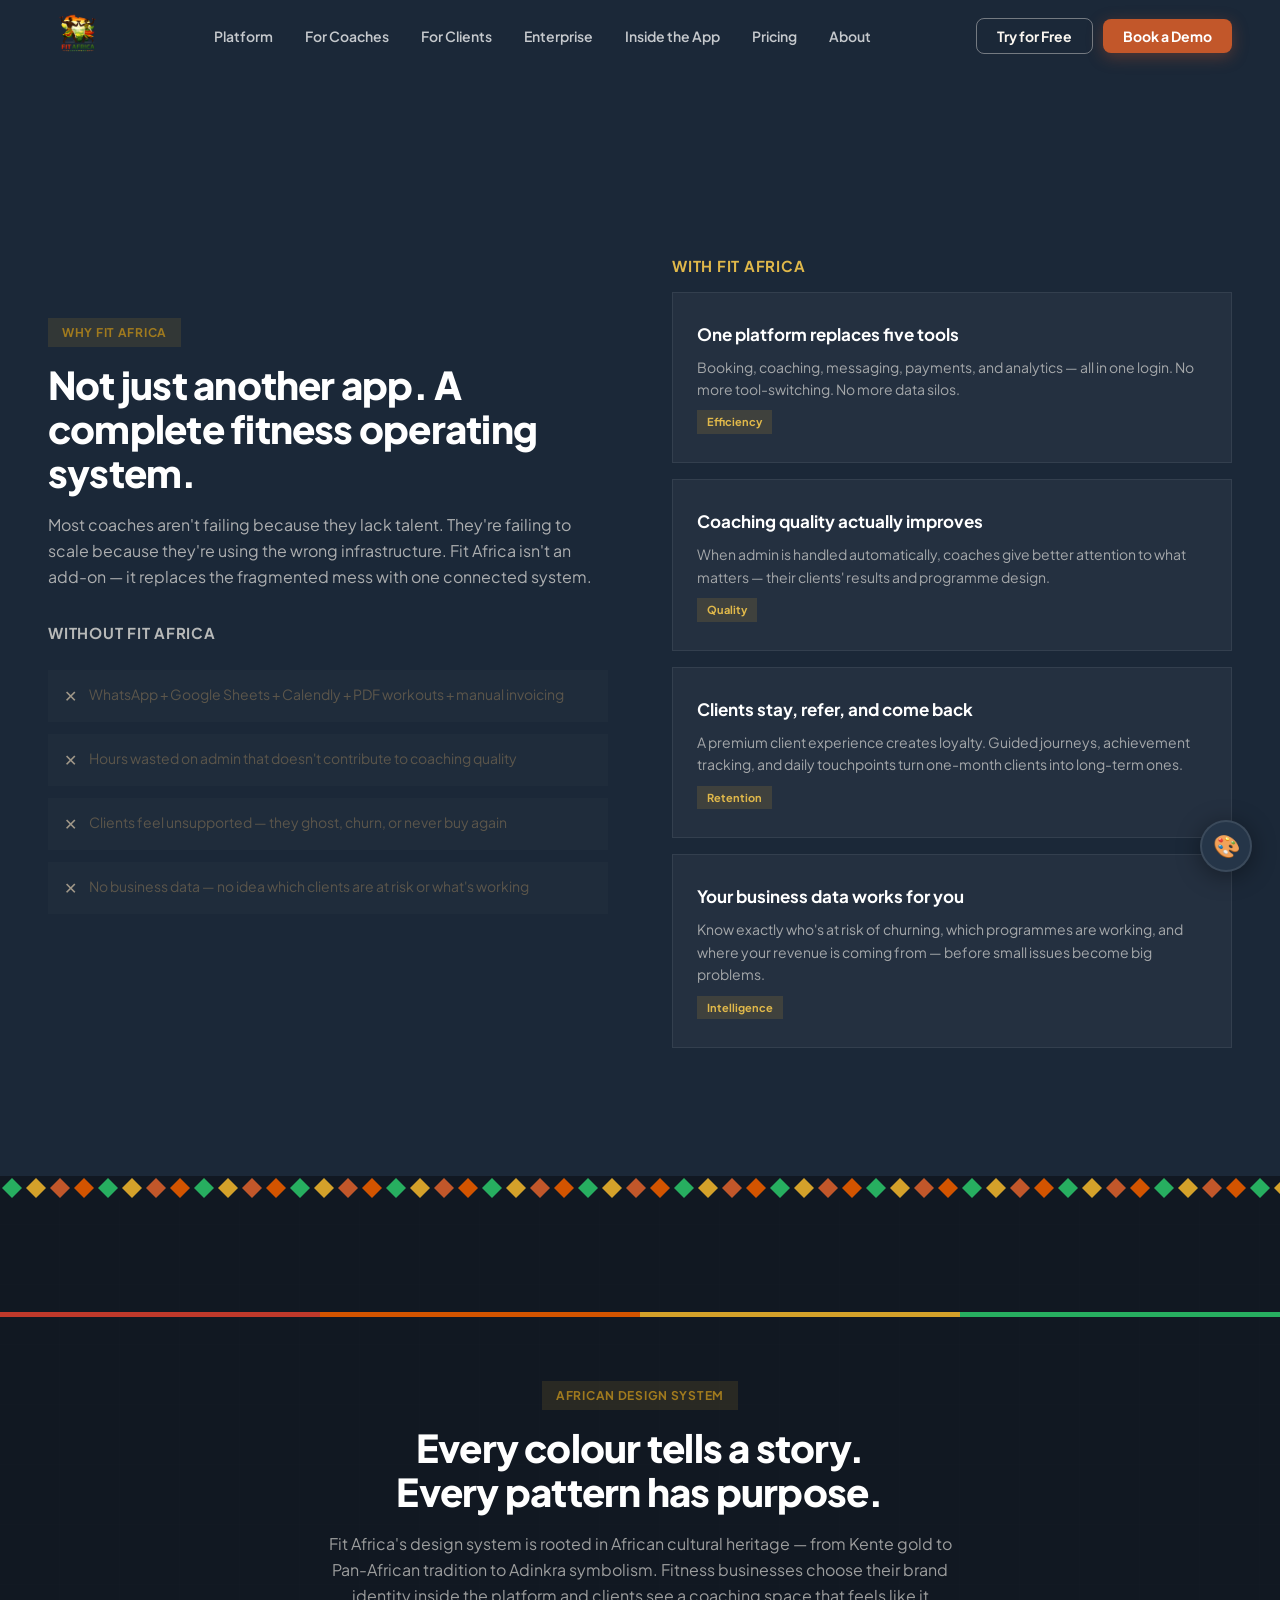
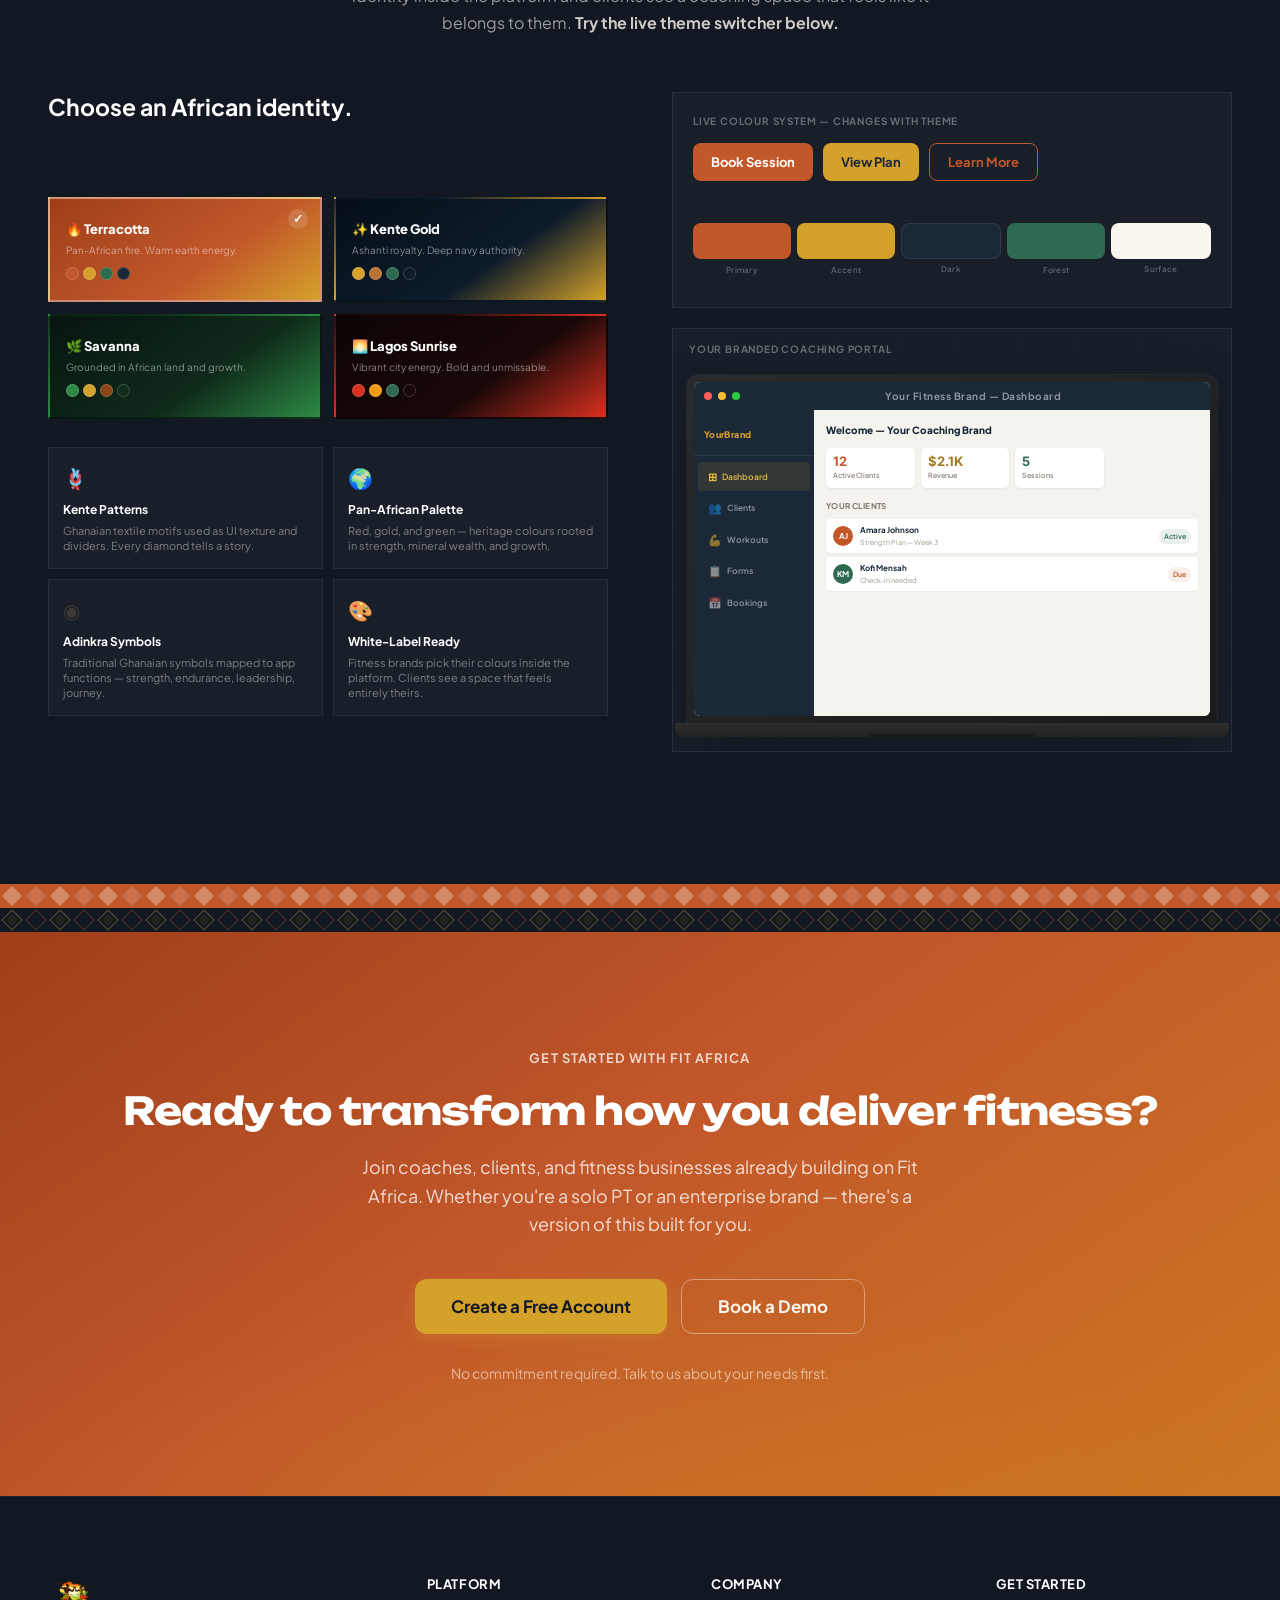
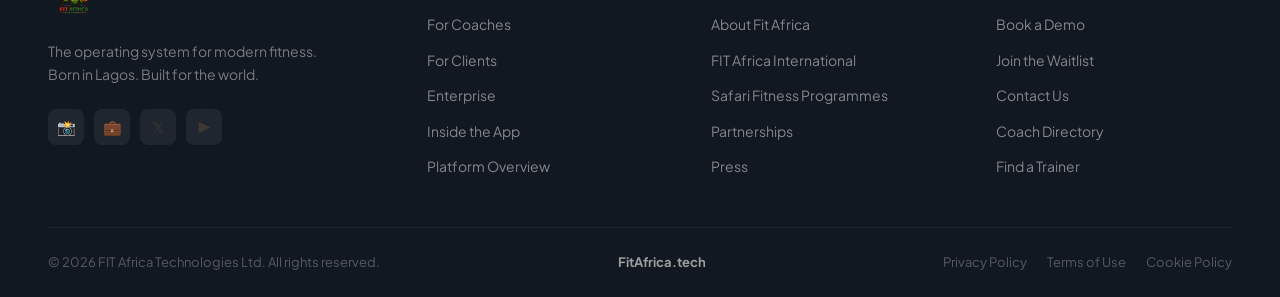
<file: about.html>
<!DOCTYPE html>
<html lang="en" data-theme="terracotta">
<head>
  <meta charset="UTF-8" />
  <meta name="viewport" content="width=device-width, initial-scale=1.0" />
  <title>About — FitAfrica</title>
  <meta name="description" content="FIT Africa is the all-in-one platform for coaches, clients, and fitness businesses." />
  <link rel="preconnect" href="https://fonts.googleapis.com" />
  <link rel="preconnect" href="https://fonts.gstatic.com" crossorigin />
  <link href="https://fonts.googleapis.com/css2?family=Plus+Jakarta+Sans:ital,wght@0,300;0,400;0,500;0,600;0,700;0,800;0,900&family=Inter:wght@400;500;600;700&family=Unbounded:wght@700;800;900&display=swap" rel="stylesheet" />
  <link rel="icon" type="image/png" href="logo.png" />
  <link rel="stylesheet" href="styles.css" />
  <link rel="stylesheet" href="themes.css" />
</head>
<body>

<!-- ============ NAVIGATION ============ -->
<nav class="nav" id="nav">
  <div class="nav__inner">
    <a href="index.html" class="nav__logo">
      <img src="logo.png" class="nav__logo-img" alt="FIT Africa" />
    </a>
    <ul class="nav__links">
      <li><a href="index.html">Platform</a></li>
      <li><a href="coaches.html">For Coaches</a></li>
      <li><a href="clients.html">For Clients</a></li>
      <li><a href="enterprise.html">Enterprise</a></li>
      <li><a href="coaches.html#showcase">Inside the App</a></li>
      <li><a href="pricing.html">Pricing</a></li>
      <li><a href="about.html">About</a></li>
    </ul>
    <div class="nav__ctas">
      <a href="https://fit-africa-web.vercel.app/auth" class="btn btn--outline-cream btn--sm">Try for Free</a>
      <a href="mailto:hello@fitafrica.tech" class="btn btn--primary btn--sm">Book a Demo</a>
    </div>
    <button class="nav__burger" id="navBurger" aria-label="Toggle navigation">
      <span></span><span></span><span></span>
    </button>
  </div>
</nav>

<!-- Mobile Navigation -->
<nav class="nav__mobile" id="navMobile">
  <a href="index.html">Platform</a>
  <a href="coaches.html">For Coaches</a>
  <a href="clients.html">For Clients</a>
  <a href="enterprise.html">Enterprise</a>
  <a href="coaches.html#showcase">Inside the App</a>
  <a href="pricing.html">Pricing</a>
  <a href="about.html">About</a>
  <div class="divider"></div>
  <a href="mailto:hello@fitafrica.tech" class="btn btn--outline-cream">Book a Demo</a>
  <a href="https://fit-africa-web.vercel.app/auth" class="btn btn--primary" style="margin-top:8px">Try for Free</a>
</nav>


<!-- ============ WHY FIT AFRICA ============ -->
<section class="section-pad bg-navy" id="about">
  <div class="container">
    <div class="why-grid">
      <div>
        <div class="section-label section-label--gold reveal">Why Fit Africa</div>
        <h2 class="heading-xl text-white reveal reveal-delay-1" style="margin-bottom:16px">
          Not just another app. A complete fitness operating system.
        </h2>
        <p class="body-lg reveal reveal-delay-2" style="color:rgba(250,246,240,.65);margin-bottom:32px">
          Most coaches aren't failing because they lack talent. They're failing to scale because
          they're using the wrong infrastructure. Fit Africa isn't an add-on — it replaces the
          fragmented mess with one connected system.
        </p>
        <h3 class="heading-md reveal reveal-delay-2" style="color:rgba(250,246,240,.7);font-size:15px;margin-bottom:16px;text-transform:uppercase;letter-spacing:.05em">Without Fit Africa</h3>
        <div class="comparison-list">
          <div class="comparison-item comparison-item--bad reveal reveal-delay-2">
            <span class="ci-icon">✕</span>
            <span>WhatsApp + Google Sheets + Calendly + PDF workouts + manual invoicing</span>
          </div>
          <div class="comparison-item comparison-item--bad reveal reveal-delay-3">
            <span class="ci-icon">✕</span>
            <span>Hours wasted on admin that doesn't contribute to coaching quality</span>
          </div>
          <div class="comparison-item comparison-item--bad reveal reveal-delay-3">
            <span class="ci-icon">✕</span>
            <span>Clients feel unsupported — they ghost, churn, or never buy again</span>
          </div>
          <div class="comparison-item comparison-item--bad reveal reveal-delay-4">
            <span class="ci-icon">✕</span>
            <span>No business data — no idea which clients are at risk or what's working</span>
          </div>
        </div>
      </div>

      <div>
        <h3 class="heading-md reveal" style="color:var(--gold-light);font-size:15px;margin-bottom:16px;margin-top:88px;text-transform:uppercase;letter-spacing:.05em">With Fit Africa</h3>
        <div class="diff-card reveal reveal-delay-1">
          <div class="diff-card__title">One platform replaces five tools</div>
          <div class="diff-card__desc">Booking, coaching, messaging, payments, and analytics — all in one login. No more tool-switching. No more data silos.</div>
          <span class="diff-card__tag">Efficiency</span>
        </div>
        <div class="diff-card reveal reveal-delay-2">
          <div class="diff-card__title">Coaching quality actually improves</div>
          <div class="diff-card__desc">When admin is handled automatically, coaches give better attention to what matters — their clients' results and programme design.</div>
          <span class="diff-card__tag">Quality</span>
        </div>
        <div class="diff-card reveal reveal-delay-3">
          <div class="diff-card__title">Clients stay, refer, and come back</div>
          <div class="diff-card__desc">A premium client experience creates loyalty. Guided journeys, achievement tracking, and daily touchpoints turn one-month clients into long-term ones.</div>
          <span class="diff-card__tag">Retention</span>
        </div>
        <div class="diff-card reveal reveal-delay-4">
          <div class="diff-card__title">Your business data works for you</div>
          <div class="diff-card__desc">Know exactly who's at risk of churning, which programmes are working, and where your revenue is coming from — before small issues become big problems.</div>
          <span class="diff-card__tag">Intelligence</span>
        </div>
      </div>
    </div>
  </div>
</section>


<!-- Kente Diamond Divider -->
<div class="kente-divider" style="background:var(--navy-dark,#111822)">
  <svg xmlns="http://www.w3.org/2000/svg" width="100%" height="24">
    <defs>
      <pattern id="kente3" x="0" y="0" width="96" height="24" patternUnits="userSpaceOnUse">
        <polygon points="12,2 22,12 12,22 2,12" fill="#27AE60"/>
        <polygon points="36,2 46,12 36,22 26,12" fill="#D4A12A"/>
        <polygon points="60,2 70,12 60,22 50,12" fill="#C2572A"/>
        <polygon points="84,2 94,12 84,22 74,12" fill="#D35400"/>
      </pattern>
    </defs>
    <rect width="100%" height="24" fill="url(#kente3)"/>
  </svg>
</div>

<!-- ============ BRAND IDENTITY / LIVE AFRICAN THEMES ============ -->
<section class="brand-section section-pad kente-texture" id="brand">

  <!-- Pan-African stripe top -->
  <div class="pan-african-stripe">
    <div class="pan-stripe pan-red"></div>
    <div class="pan-stripe pan-orange"></div>
    <div class="pan-stripe pan-yellow"></div>
    <div class="pan-stripe pan-green"></div>
  </div>

  <div class="container brand-section__inner" style="padding-top:0">
    <div style="text-align:center;padding-top:64px;margin-bottom:56px">
      <div class="section-label section-label--gold reveal">African Design System</div>
      <h2 class="heading-xl text-white reveal reveal-delay-1" style="margin-bottom:16px">
        Every colour tells a story.<br/>Every pattern has purpose.
      </h2>
      <p class="body-lg reveal reveal-delay-2" style="color:rgba(250,246,240,.6);max-width:640px;margin:0 auto">
        Fit Africa's design system is rooted in African cultural heritage — from Kente gold to Pan-African
        tradition to Adinkra symbolism. Fitness businesses choose their brand identity inside the platform
        and clients see a coaching space that feels like it belongs to them.
        <strong style="color:rgba(250,246,240,.8)"> Try the live theme switcher below.</strong>
      </p>
    </div>

    <div class="brand-grid">
      <!-- Left: Theme cards + cultural context -->
      <div>
        <h3 class="heading-md text-white reveal" style="margin-bottom:6px">Choose an African identity.</h3>
        <p class="reveal reveal-delay-1" style="color:rgba(250,246,240,.5);font-size:14px;margin-bottom:24px;line-height:1.6">
          Click any theme — it applies across this entire page instantly. This is exactly how
          coaches and fitness brands customise their portal inside Fit Africa.
        </p>

        <div class="theme-cards">
          <div class="theme-card theme-card--terracotta active reveal" data-set-theme="terracotta" role="button" tabindex="0">
            <div class="theme-card__name">🔥 Terracotta</div>
            <div class="theme-card__desc">Pan-African fire. Warm earth energy.</div>
            <div class="theme-card__palette">
              <div class="theme-card__dot" style="background:#C2572A"></div>
              <div class="theme-card__dot" style="background:#D4A12A"></div>
              <div class="theme-card__dot" style="background:#2D6A4F"></div>
              <div class="theme-card__dot" style="background:#1B2838"></div>
            </div>
          </div>
          <div class="theme-card theme-card--kente-gold reveal reveal-delay-1" data-set-theme="kente-gold" role="button" tabindex="0">
            <div class="theme-card__name">✨ Kente Gold</div>
            <div class="theme-card__desc">Ashanti royalty. Deep navy authority.</div>
            <div class="theme-card__palette">
              <div class="theme-card__dot" style="background:#D4A12A"></div>
              <div class="theme-card__dot" style="background:#B87333"></div>
              <div class="theme-card__dot" style="background:#2D6A4F"></div>
              <div class="theme-card__dot" style="background:#0D1B2A"></div>
            </div>
          </div>
          <div class="theme-card theme-card--savanna reveal reveal-delay-2" data-set-theme="savanna" role="button" tabindex="0">
            <div class="theme-card__name">🌿 Savanna</div>
            <div class="theme-card__desc">Grounded in African land and growth.</div>
            <div class="theme-card__palette">
              <div class="theme-card__dot" style="background:#2D8A45"></div>
              <div class="theme-card__dot" style="background:#D4A12A"></div>
              <div class="theme-card__dot" style="background:#8B4513"></div>
              <div class="theme-card__dot" style="background:#0F2B1A"></div>
            </div>
          </div>
          <div class="theme-card theme-card--lagos reveal reveal-delay-3" data-set-theme="lagos" role="button" tabindex="0">
            <div class="theme-card__name">🌅 Lagos Sunrise</div>
            <div class="theme-card__desc">Vibrant city energy. Bold and unmissable.</div>
            <div class="theme-card__palette">
              <div class="theme-card__dot" style="background:#D93020"></div>
              <div class="theme-card__dot" style="background:#F39C12"></div>
              <div class="theme-card__dot" style="background:#2D6A4F"></div>
              <div class="theme-card__dot" style="background:#1A0808"></div>
            </div>
          </div>
        </div>

        <div class="cultural-callouts reveal reveal-delay-2" style="margin-top:24px">
          <div class="cultural-callout">
            <div class="cultural-callout__icon">🪢</div>
            <div class="cultural-callout__title">Kente Patterns</div>
            <div class="cultural-callout__desc">Ghanaian textile motifs used as UI texture and dividers. Every diamond tells a story.</div>
          </div>
          <div class="cultural-callout">
            <div class="cultural-callout__icon">🌍</div>
            <div class="cultural-callout__title">Pan-African Palette</div>
            <div class="cultural-callout__desc">Red, gold, and green — heritage colours rooted in strength, mineral wealth, and growth.</div>
          </div>
          <div class="cultural-callout">
            <div class="cultural-callout__icon">◉</div>
            <div class="cultural-callout__title">Adinkra Symbols</div>
            <div class="cultural-callout__desc">Traditional Ghanaian symbols mapped to app functions — strength, endurance, leadership, journey.</div>
          </div>
          <div class="cultural-callout">
            <div class="cultural-callout__icon">🎨</div>
            <div class="cultural-callout__title">White-Label Ready</div>
            <div class="cultural-callout__desc">Fitness brands pick their colours inside the platform. Clients see a space that feels entirely theirs.</div>
          </div>
        </div>
      </div>

      <!-- Right: Live branded portal preview -->
      <div class="brand-preview-wrap reveal reveal-delay-2">

        <!-- Live colour system preview -->
        <div class="brand-preview-card">
          <div class="brand-preview-card__label">Live Colour System — Changes With Theme</div>
          <div class="btn-preview-row">
            <button class="btn-preview btn-preview--primary">Book Session</button>
            <button class="btn-preview btn-preview--secondary">View Plan</button>
            <button class="btn-preview btn-preview--ghost">Learn More</button>
          </div>
          <div style="height:28px"></div>
          <div class="swatch-row">
            <div class="swatch-block swatch-primary" data-label="Primary"></div>
            <div class="swatch-block swatch-gold" data-label="Accent"></div>
            <div class="swatch-block swatch-dark" data-label="Dark"></div>
            <div class="swatch-block swatch-accent" data-label="Forest"></div>
            <div class="swatch-block swatch-bg" data-label="Surface"></div>
          </div>
          <div style="height:28px"></div>
        </div>

        <!-- Mini branded coach portal -->
        <div class="brand-preview-card" style="padding:0;overflow:hidden">
          <div class="brand-preview-card__label" style="padding:12px 16px 4px">Your branded coaching portal</div>
          <div style="padding:0 14px 14px">
            <div class="laptop-frame" style="max-width:100%;margin-top:8px">
              <div class="laptop-screen">
                <div class="app-titlebar">
                  <div class="app-titlebar-dot red"></div>
                  <div class="app-titlebar-dot yellow"></div>
                  <div class="app-titlebar-dot green"></div>
                  <div class="app-titlebar-logo" id="brandedPortalName">Your Fitness Brand — Dashboard</div>
                </div>
                <div class="app-layout">
                  <aside class="app-sidebar">
                    <div class="app-sidebar-brand" id="brandedSidebarName" style="color:var(--gold)">YourBrand</div>
                    <div class="app-nav-item active"><span class="app-nav-icon">⊞</span> Dashboard</div>
                    <div class="app-nav-item"><span class="app-nav-icon">👥</span> Clients</div>
                    <div class="app-nav-item"><span class="app-nav-icon">💪</span> Workouts</div>
                    <div class="app-nav-item"><span class="app-nav-icon">📋</span> Forms</div>
                    <div class="app-nav-item"><span class="app-nav-icon">📅</span> Bookings</div>
                  </aside>
                  <main class="app-main">
                    <div class="app-main-header">Welcome — Your Coaching Brand</div>
                    <div class="app-stats-row">
                      <div class="app-stat-card">
                        <div class="app-stat-num" style="color:var(--terracotta)">12</div>
                        <div class="app-stat-label">Active Clients</div>
                      </div>
                      <div class="app-stat-card">
                        <div class="app-stat-num" style="color:var(--gold-dark)">$2.1K</div>
                        <div class="app-stat-label">Revenue</div>
                      </div>
                      <div class="app-stat-card">
                        <div class="app-stat-num" style="color:var(--forest)">5</div>
                        <div class="app-stat-label">Sessions</div>
                      </div>
                    </div>
                    <div class="app-section-title">Your Clients</div>
                    <div class="app-client-row">
                      <div class="app-client-avatar" style="background:var(--terracotta)">AJ</div>
                      <div class="app-client-info">
                        <div class="app-client-name">Amara Johnson</div>
                        <div class="app-client-detail">Strength Plan — Week 3</div>
                      </div>
                      <div class="app-client-badge done">Active</div>
                    </div>
                    <div class="app-client-row">
                      <div class="app-client-avatar" style="background:var(--forest)">KM</div>
                      <div class="app-client-info">
                        <div class="app-client-name">Kofi Mensah</div>
                        <div class="app-client-detail">Check-in needed</div>
                      </div>
                      <div class="app-client-badge due">Due</div>
                    </div>
                  </main>
                </div>
              </div>
            </div>
            <div class="laptop-base"></div>
          </div>
        </div>
      </div>
    </div>
  </div>
</section>

<!-- Kente Diamond Divider -->
<div class="kente-divider" style="background:var(--terracotta,#C2572A)">
  <svg xmlns="http://www.w3.org/2000/svg" width="100%" height="24">
    <defs>
      <pattern id="kente4" x="0" y="0" width="96" height="24" patternUnits="userSpaceOnUse">
        <polygon points="12,2 22,12 12,22 2,12" fill="rgba(255,255,255,0.3)"/>
        <polygon points="36,2 46,12 36,22 26,12" fill="rgba(255,255,255,0.15)"/>
        <polygon points="60,2 70,12 60,22 50,12" fill="rgba(255,255,255,0.3)"/>
        <polygon points="84,2 94,12 84,22 74,12" fill="rgba(255,255,255,0.15)"/>
      </pattern>
    </defs>
    <rect width="100%" height="24" fill="url(#kente4)"/>
  </svg>
</div>

<!-- Kente Diamond Divider -->
<div class="kente-divider" style="background:var(--navy-dark)">
  <svg xmlns="http://www.w3.org/2000/svg" width="100%" height="24" preserveAspectRatio="xMidYMid meet">
    <defs>
      <pattern id="kente5-about" x="0" y="0" width="96" height="24" patternUnits="userSpaceOnUse">
        <polygon points="12,2 22,12 12,22 2,12" fill="none" stroke="rgba(212,161,42,0.35)" stroke-width="1.2"/>
        <polygon points="12,6 18,12 12,18 6,12" fill="rgba(212,161,42,0.08)"/>
        <polygon points="36,2 46,12 36,22 26,12" fill="none" stroke="rgba(194,87,42,0.3)" stroke-width="1.2"/>
        <polygon points="60,2 70,12 60,22 50,12" fill="none" stroke="rgba(212,161,42,0.35)" stroke-width="1.2"/>
        <polygon points="60,6 66,12 60,18 54,12" fill="rgba(212,161,42,0.08)"/>
        <polygon points="84,2 94,12 84,22 74,12" fill="none" stroke="rgba(194,87,42,0.3)" stroke-width="1.2"/>
      </pattern>
    </defs>
    <rect width="100%" height="24" fill="url(#kente5-about)"/>
  </svg>
</div>


<!-- ============ FINAL CTA ============ -->
<section class="cta-section section-pad" id="cta">
  <div class="container">
    <div class="cta-section__inner">
      <div class="cta-section__kicker reveal">Get Started with Fit Africa</div>
      <h2 class="display-lg cta-section__headline reveal reveal-delay-1">
        Ready to transform how you deliver fitness?
      </h2>
      <p class="cta-section__sub reveal reveal-delay-2">
        Join coaches, clients, and fitness businesses already building on Fit Africa.
        Whether you're a solo PT or an enterprise brand — there's a version of this built for you.
      </p>
      <div class="cta-buttons reveal reveal-delay-3">
        <a href="https://fit-africa-web.vercel.app/auth" class="btn btn--gold btn--lg">
          Create a Free Account
        </a>
        <a href="mailto:hello@fitafrica.tech" class="btn btn--outline-cream btn--lg">
          Book a Demo
        </a>
      </div>
      <p class="reveal reveal-delay-4" style="margin-top:28px;color:rgba(255,255,255,.55);font-size:14px">
        No commitment required. Talk to us about your needs first.
      </p>
    </div>
  </div>
</section>


<!-- ============ FOOTER ============ -->
<footer class="footer">
  <div class="container">
    <div class="footer__top">
      <!-- Brand -->
      <div>
        <div class="footer__brand-logo">
          <img src="logo.png" class="footer__brand-img" alt="FIT Africa" />
        </div>
        <p class="footer__tagline">
          The operating system for modern fitness.<br />
          Born in Lagos. Built for the world.
        </p>
        <div class="footer__social">
          <a href="#" class="footer__social-link" aria-label="Instagram">📸</a>
          <a href="#" class="footer__social-link" aria-label="LinkedIn">💼</a>
          <a href="#" class="footer__social-link" aria-label="Twitter/X">𝕏</a>
          <a href="#" class="footer__social-link" aria-label="YouTube">▶</a>
        </div>
      </div>

      <!-- Platform -->
      <div>
        <div class="footer__col-title">Platform</div>
        <ul class="footer__links">
          <li><a href="coaches.html">For Coaches</a></li>
          <li><a href="clients.html">For Clients</a></li>
          <li><a href="enterprise.html">Enterprise</a></li>
          <li><a href="coaches.html#showcase">Inside the App</a></li>
          <li><a href="index.html">Platform Overview</a></li>
        </ul>
      </div>

      <!-- Company -->
      <div>
        <div class="footer__col-title">Company</div>
        <ul class="footer__links">
          <li><a href="about.html">About Fit Africa</a></li>
          <li><a href="#">FIT Africa International</a></li>
          <li><a href="#">Safari Fitness Programmes</a></li>
          <li><a href="#">Partnerships</a></li>
          <li><a href="#">Press</a></li>
        </ul>
      </div>

      <!-- Get Started -->
      <div>
        <div class="footer__col-title">Get Started</div>
        <ul class="footer__links">
          <li><a href="#cta">Book a Demo</a></li>
          <li><a href="#cta">Join the Waitlist</a></li>
          <li><a href="mailto:hello@fitafrica.tech">Contact Us</a></li>
          <li><a href="#">Coach Directory</a></li>
          <li><a href="#">Find a Trainer</a></li>
        </ul>
      </div>
    </div>

    <div class="footer__bottom">
      <div class="footer__copy">
        © 2026 FIT Africa Technologies Ltd. All rights reserved.
      </div>
      <div class="footer__domain">
        <strong>FitAfrica.tech</strong>
      </div>
      <div class="footer__legal">
        <a href="#">Privacy Policy</a>
        <a href="#">Terms of Use</a>
        <a href="#">Cookie Policy</a>
      </div>
    </div>
  </div>
</footer>

<!-- ============ FLOATING THEME SWITCHER ============ -->
<div class="theme-switcher" id="themeSwitcher">
  <div class="theme-panel" id="themePanel">
    <div class="theme-panel__title">African Themes</div>
    <button class="theme-btn active" data-theme-val="terracotta">
      <div class="theme-btn__swatch swatch--terracotta"></div>
      <div class="theme-btn__text">
        <span class="theme-btn__label">Terracotta</span>
        <span class="theme-btn__sub">Pan-African warmth</span>
      </div>
      <span class="check">✓</span>
    </button>
    <button class="theme-btn" data-theme-val="kente-gold">
      <div class="theme-btn__swatch swatch--kente-gold"></div>
      <div class="theme-btn__text">
        <span class="theme-btn__label">Kente Gold</span>
        <span class="theme-btn__sub">Ashanti royalty</span>
      </div>
      <span class="check">✓</span>
    </button>
    <button class="theme-btn" data-theme-val="savanna">
      <div class="theme-btn__swatch swatch--savanna"></div>
      <div class="theme-btn__text">
        <span class="theme-btn__label">Savanna</span>
        <span class="theme-btn__sub">Forest energy</span>
      </div>
      <span class="check">✓</span>
    </button>
    <button class="theme-btn" data-theme-val="lagos">
      <div class="theme-btn__swatch swatch--lagos"></div>
      <div class="theme-btn__text">
        <span class="theme-btn__label">Lagos Sunrise</span>
        <span class="theme-btn__sub">Vibrant city fire</span>
      </div>
      <span class="check">✓</span>
    </button>
  </div>
  <div class="theme-switcher__toggle" id="themeToggle" title="Switch theme">🎨</div>
</div>

<script src="script.js"></script>
</body>
</html>
</file>
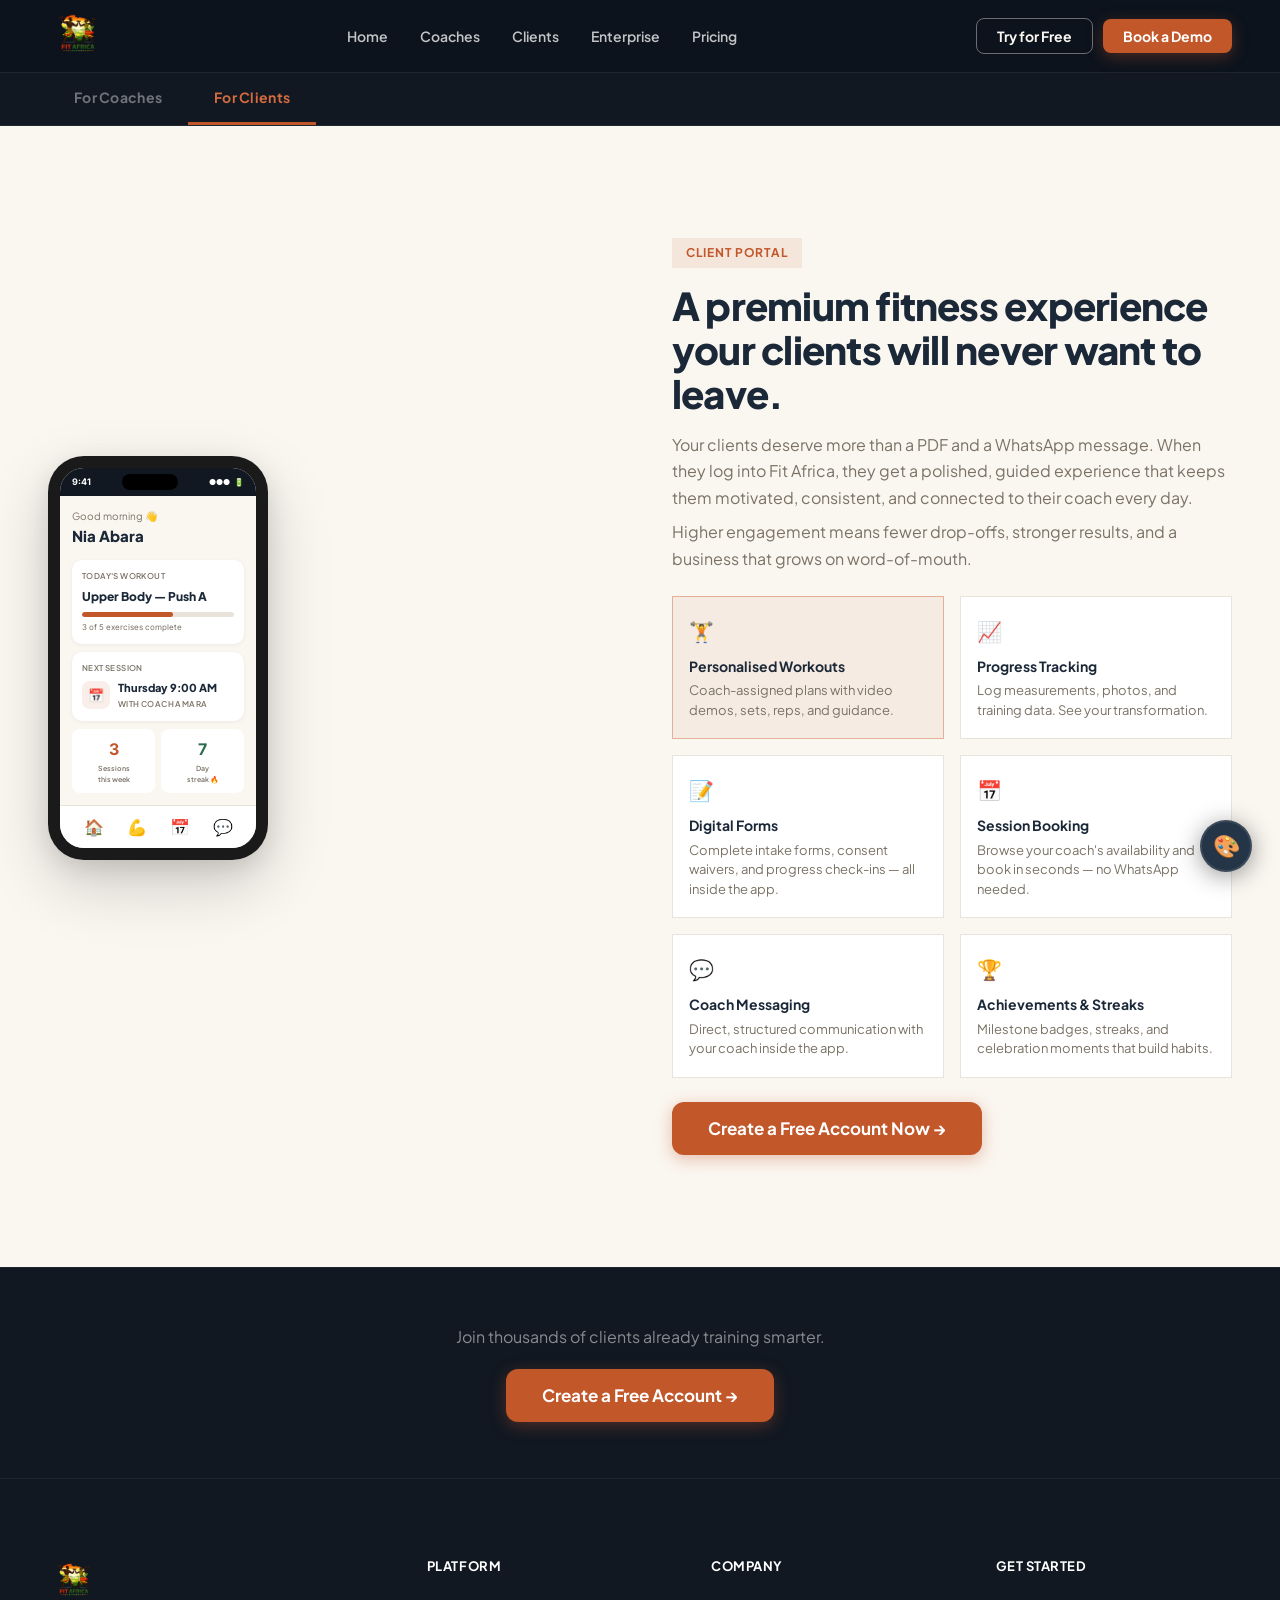
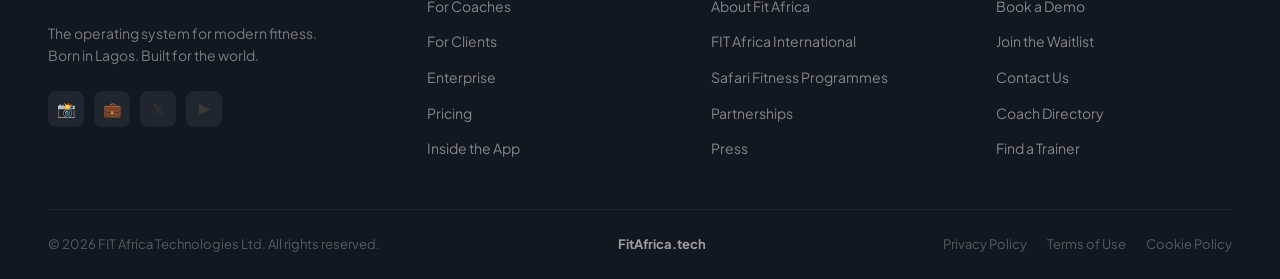
<file: clients.html>
<!DOCTYPE html>
<html lang="en" data-theme="terracotta">
<head>
  <meta charset="UTF-8" />
  <meta name="viewport" content="width=device-width, initial-scale=1.0" />
  <title>For Clients — FitAfrica</title>
  <meta name="description" content="FIT Africa is the all-in-one platform for coaches, clients, and fitness businesses." />
  <link rel="preconnect" href="https://fonts.googleapis.com" />
  <link rel="preconnect" href="https://fonts.gstatic.com" crossorigin />
  <link href="https://fonts.googleapis.com/css2?family=Plus+Jakarta+Sans:ital,wght@0,300;0,400;0,500;0,600;0,700;0,800;0,900&family=Inter:wght@400;500;600;700&family=Unbounded:wght@700;800;900&display=swap" rel="stylesheet" />
  <link rel="icon" type="image/png" href="logo.png" />
  <link rel="stylesheet" href="styles.css" />
  <link rel="stylesheet" href="themes.css" />
</head>
<body>

<!-- ============ NAVIGATION ============ -->
<nav class="nav nav--solid" id="nav">
  <div class="nav__inner">
    <a href="index.html" class="nav__logo">
      <img src="logo.png" class="nav__logo-img" alt="FIT Africa" />
    </a>
    <ul class="nav__links">
      <li><a href="index.html">Home</a></li>
      <li><a href="coaches.html">Coaches</a></li>
      <li><a href="clients.html">Clients</a></li>
      <li><a href="enterprise.html">Enterprise</a></li>
      <li><a href="pricing.html">Pricing</a></li>
    </ul>
    <div class="nav__ctas">
      <a href="https://fit-africa-web.vercel.app/auth" class="btn btn--outline-cream btn--sm">Try for Free</a>
      <a href="mailto:hello@fitafrica.tech" class="btn btn--primary btn--sm">Book a Demo</a>
    </div>
    <button class="nav__burger" id="navBurger" aria-label="Toggle navigation">
      <span></span><span></span><span></span>
    </button>
  </div>
</nav>

<!-- Mobile Navigation -->
<nav class="nav__mobile" id="navMobile">
  <a href="index.html">Home</a>
  <a href="coaches.html">Coaches</a>
  <a href="clients.html">Clients</a>
  <a href="enterprise.html">Enterprise</a>
  <a href="pricing.html">Pricing</a>
  <div class="divider"></div>
  <a href="mailto:hello@fitafrica.tech" class="btn btn--outline-cream">Book a Demo</a>
  <a href="https://fit-africa-web.vercel.app/auth" class="btn btn--primary" style="margin-top:8px">Try for Free</a>
</nav>


<!-- Page Tab Switcher -->
<div class="page-tabs">
  <div class="page-tabs__inner">
    <a href="coaches.html" class="page-tab">For Coaches</a>
    <a href="clients.html" class="page-tab active">For Clients</a>
  </div>
</div>


<!-- ============ CLIENT PORTAL ============ -->
<section class="section-pad bg-cream" id="clients">
  <div class="container">
    <div class="portal-layout portal-layout--reverse">

      <!-- Head -->
      <div class="portal-layout__head">
        <div class="section-label section-label--terracotta reveal">Client Portal</div>
        <h2 class="heading-xl reveal reveal-delay-1" style="color:var(--navy);margin-bottom:16px">
          A premium fitness experience your clients will never want to leave.
        </h2>
        <p class="body-lg text-muted reveal reveal-delay-2" style="margin-bottom:8px">
          Your clients deserve more than a PDF and a WhatsApp message. When they log into
          Fit Africa, they get a polished, guided experience that keeps them motivated,
          consistent, and connected to their coach every day.
        </p>
        <p class="body-lg text-muted reveal reveal-delay-2" style="margin-bottom:0">
          Higher engagement means fewer drop-offs, stronger results, and a business that
          grows on word-of-mouth.
        </p>
      </div>

      <!-- Feature Tiles -->
      <div class="portal-features reveal reveal-delay-3" id="clientTabs">
        <div class="portal-feature portal-feature--light active" data-client-tab="workout">
          <div class="portal-feature__icon">🏋️</div>
          <div class="portal-feature__title">Personalised Workouts</div>
          <div class="portal-feature__desc">Coach-assigned plans with video demos, sets, reps, and guidance.</div>
        </div>
        <div class="portal-feature portal-feature--light" data-client-tab="progress">
          <div class="portal-feature__icon">📈</div>
          <div class="portal-feature__title">Progress Tracking</div>
          <div class="portal-feature__desc">Log measurements, photos, and training data. See your transformation.</div>
        </div>
        <div class="portal-feature portal-feature--light" data-client-tab="forms">
          <div class="portal-feature__icon">📝</div>
          <div class="portal-feature__title">Digital Forms</div>
          <div class="portal-feature__desc">Complete intake forms, consent waivers, and progress check-ins — all inside the app.</div>
        </div>
        <div class="portal-feature portal-feature--light" data-client-tab="bookings">
          <div class="portal-feature__icon">📅</div>
          <div class="portal-feature__title">Session Booking</div>
          <div class="portal-feature__desc">Browse your coach's availability and book in seconds — no WhatsApp needed.</div>
        </div>
        <div class="portal-feature portal-feature--light" data-client-tab="messages">
          <div class="portal-feature__icon">💬</div>
          <div class="portal-feature__title">Coach Messaging</div>
          <div class="portal-feature__desc">Direct, structured communication with your coach inside the app.</div>
        </div>
        <div class="portal-feature portal-feature--light" data-client-tab="achievements">
          <div class="portal-feature__icon">🏆</div>
          <div class="portal-feature__title">Achievements & Streaks</div>
          <div class="portal-feature__desc">Milestone badges, streaks, and celebration moments that build habits.</div>
        </div>
      </div>

      <!-- Phone Mockup (Interactive) -->
      <div class="portal-layout__visual reveal">
        <div class="phone-frame">
          <div class="phone-screen">
            <div class="phone-notch-bar">
              <span class="phone-time">9:41</span>
              <div class="phone-notch-pill"></div>
              <div class="phone-icons">
                <span class="phone-icon">●●●</span>
                <span class="phone-icon">🔋</span>
              </div>
            </div>
            <div class="phone-content">

              <!-- Screen: Workout (default) -->
              <div class="client-screen active" id="cscreen-workout">
                <div class="phone-greeting">Good morning 👋</div>
                <div class="phone-user">Nia Abara</div>
                <div class="phone-card">
                  <div class="phone-card-label">Today's Workout</div>
                  <div class="phone-card-title">Upper Body — Push A</div>
                  <div class="phone-progress-bar"><div class="phone-progress-fill" style="width:60%"></div></div>
                  <div class="phone-progress-text">3 of 5 exercises complete</div>
                </div>
                <div class="phone-card">
                  <div class="phone-card-label">Next Session</div>
                  <div class="phone-session-row">
                    <div class="phone-session-icon">📅</div>
                    <div class="phone-session-info">
                      <div class="phone-card-title">Thursday 9:00 AM</div>
                      <div class="phone-card-label">with Coach Amara</div>
                    </div>
                  </div>
                </div>
                <div class="phone-goal-row">
                  <div class="phone-goal-item"><div class="phone-goal-num">3</div><div class="phone-goal-label">Sessions<br>this week</div></div>
                  <div class="phone-goal-item"><div class="phone-goal-num" style="color:var(--forest)">7</div><div class="phone-goal-label">Day<br>streak 🔥</div></div>
                </div>
              </div>

              <!-- Screen: Progress -->
              <div class="client-screen" id="cscreen-progress">
                <div class="phone-greeting" style="font-size:12px;font-weight:800">My Progress</div>
                <div class="phone-user" style="font-size:11px;margin-bottom:8px">Week 7 of 12 — Fat Loss</div>
                <div style="display:grid;grid-template-columns:1fr 1fr 1fr;gap:5px;margin-bottom:10px">
                  <div style="background:rgba(45,106,79,.08);border-radius:8px;padding:7px;text-align:center"><div style="font-size:12px;font-weight:900;color:var(--forest);font-family:var(--font-heading)">-3.2</div><div style="font-size:7px;color:var(--gray-500);font-family:var(--font-heading)">kg lost</div></div>
                  <div style="background:rgba(194,87,42,.08);border-radius:8px;padding:7px;text-align:center"><div style="font-size:12px;font-weight:900;color:var(--terracotta);font-family:var(--font-heading)">18</div><div style="font-size:7px;color:var(--gray-500);font-family:var(--font-heading)">sessions</div></div>
                  <div style="background:rgba(212,161,42,.08);border-radius:8px;padding:7px;text-align:center"><div style="font-size:12px;font-weight:900;color:var(--gold-dark);font-family:var(--font-heading)">7🔥</div><div style="font-size:7px;color:var(--gray-500);font-family:var(--font-heading)">streak</div></div>
                </div>
                <div style="font-size:9px;font-weight:700;color:var(--navy);font-family:var(--font-heading);margin-bottom:6px">Weekly Progress</div>
                <div style="display:flex;flex-direction:column;gap:5px">
                  <div><div style="display:flex;justify-content:space-between;font-size:8px;font-family:var(--font-heading);margin-bottom:2px"><span style="color:var(--gray-600)">Workouts completed</span><span style="font-weight:700;color:var(--navy)">5/5</span></div><div style="height:5px;background:var(--gray-200);border-radius:3px"><div style="height:100%;width:100%;background:var(--forest);border-radius:3px"></div></div></div>
                  <div><div style="display:flex;justify-content:space-between;font-size:8px;font-family:var(--font-heading);margin-bottom:2px"><span style="color:var(--gray-600)">Check-in submitted</span><span style="font-weight:700;color:var(--navy)">✓</span></div><div style="height:5px;background:var(--gray-200);border-radius:3px"><div style="height:100%;width:100%;background:var(--forest);border-radius:3px"></div></div></div>
                  <div><div style="display:flex;justify-content:space-between;font-size:8px;font-family:var(--font-heading);margin-bottom:2px"><span style="color:var(--gray-600)">Nutrition tracked</span><span style="font-weight:700;color:var(--navy)">4/7 days</span></div><div style="height:5px;background:var(--gray-200);border-radius:3px"><div style="height:100%;width:57%;background:var(--gold);border-radius:3px"></div></div></div>
                </div>
              </div>

              <!-- Screen: Forms -->
              <div class="client-screen" id="cscreen-forms">
                <div class="phone-greeting" style="font-size:12px;font-weight:800">Week 8 Check-In</div>
                <div class="phone-user" style="font-size:10px;margin-bottom:10px;color:var(--gray-500)">Due Friday · 3 min to complete</div>
                <div style="display:flex;flex-direction:column;gap:7px">
                  <div style="background:white;border-radius:8px;padding:8px 10px;border:1px solid var(--gray-200)"><div style="font-size:8px;font-weight:700;color:var(--navy);font-family:var(--font-heading);margin-bottom:4px">Current weight (kg)</div><div style="height:22px;background:var(--gray-100);border-radius:5px;display:flex;align-items:center;padding:0 8px;font-size:9px;color:var(--gray-500);font-family:var(--font-heading)">Enter weight...</div></div>
                  <div style="background:white;border-radius:8px;padding:8px 10px;border:1px solid var(--gray-200)"><div style="font-size:8px;font-weight:700;color:var(--navy);font-family:var(--font-heading);margin-bottom:4px">Energy levels this week</div><div style="display:flex;gap:4px"><div style="flex:1;height:20px;background:rgba(45,106,79,.1);border:1px solid var(--forest);border-radius:4px;display:flex;align-items:center;justify-content:center;font-size:7px;color:var(--forest);font-weight:700;font-family:var(--font-heading)">High</div><div style="flex:1;height:20px;background:var(--gray-100);border-radius:4px;display:flex;align-items:center;justify-content:center;font-size:7px;color:var(--gray-500);font-family:var(--font-heading)">Med</div><div style="flex:1;height:20px;background:var(--gray-100);border-radius:4px;display:flex;align-items:center;justify-content:center;font-size:7px;color:var(--gray-500);font-family:var(--font-heading)">Low</div></div></div>
                  <div style="background:white;border-radius:8px;padding:8px 10px;border:1px solid var(--gray-200)"><div style="font-size:8px;font-weight:700;color:var(--navy);font-family:var(--font-heading);margin-bottom:4px">Notes for Coach Amara</div><div style="height:30px;background:var(--gray-100);border-radius:5px;padding:4px 8px;font-size:8px;color:var(--gray-400);font-family:var(--font-heading)">Anything to update your coach on...</div></div>
                  <div style="background:var(--terracotta);border-radius:8px;padding:8px;text-align:center;font-size:9px;font-weight:700;color:white;cursor:pointer;font-family:var(--font-heading)">Submit Check-In →</div>
                </div>
              </div>

              <!-- Screen: Bookings -->
              <div class="client-screen" id="cscreen-bookings">
                <div class="phone-greeting" style="font-size:12px;font-weight:800">Book a Session</div>
                <div class="phone-user" style="font-size:10px;margin-bottom:10px;color:var(--gray-500)">Coach Amara · March 2026</div>
                <div style="font-size:9px;font-weight:700;color:var(--navy);font-family:var(--font-heading);margin-bottom:6px">Available this week</div>
                <div style="display:flex;flex-direction:column;gap:5px">
                  <div style="background:white;border-radius:8px;padding:8px 10px;display:flex;align-items:center;gap:8px;border:1px solid var(--gray-200)"><div style="font-size:10px">📅</div><div style="flex:1"><div style="font-size:8px;font-weight:700;color:var(--navy);font-family:var(--font-heading)">Thursday 9:00 AM</div><div style="font-size:7px;color:var(--gray-500);font-family:var(--font-heading)">60 min · Online</div></div><div style="font-size:7px;background:var(--terracotta);color:white;padding:3px 8px;border-radius:10px;font-weight:700;font-family:var(--font-heading);cursor:pointer">Book</div></div>
                  <div style="background:white;border-radius:8px;padding:8px 10px;display:flex;align-items:center;gap:8px;border:1px solid var(--gray-200)"><div style="font-size:10px">📅</div><div style="flex:1"><div style="font-size:8px;font-weight:700;color:var(--navy);font-family:var(--font-heading)">Friday 7:00 AM</div><div style="font-size:7px;color:var(--gray-500);font-family:var(--font-heading)">45 min · Online</div></div><div style="font-size:7px;background:var(--terracotta);color:white;padding:3px 8px;border-radius:10px;font-weight:700;font-family:var(--font-heading);cursor:pointer">Book</div></div>
                  <div style="background:rgba(194,87,42,.05);border-radius:8px;padding:8px 10px;display:flex;align-items:center;gap:8px;border:1px dashed var(--terracotta)"><div style="font-size:10px">📅</div><div style="flex:1"><div style="font-size:8px;font-weight:700;color:var(--terracotta);font-family:var(--font-heading)">Saturday 10:00 AM</div><div style="font-size:7px;color:var(--gray-500);font-family:var(--font-heading)">60 min · In-person</div></div><div style="font-size:7px;color:var(--terracotta);font-weight:700;font-family:var(--font-heading);cursor:pointer">Book</div></div>
                </div>
              </div>

              <!-- Screen: Messages -->
              <div class="client-screen" id="cscreen-messages">
                <div class="phone-greeting" style="font-size:12px;font-weight:800;margin-bottom:2px">Coach Amara</div>
                <div class="phone-user" style="font-size:10px;margin-bottom:8px;color:var(--forest)">● Online now</div>
                <div class="mini-msg" style="max-height:180px;overflow:hidden">
                  <div class="mini-msg-row from-coach"><div class="app-client-avatar" style="background:var(--gold-dark);width:20px;height:20px;font-size:8px">CA</div><div class="mini-bubble coach">Great session today Nia. Your form on RDLs is really improving 💪</div></div>
                  <div class="mini-msg-row from-client"><div class="mini-bubble client">Thank you! Felt strong today. Am I ready to increase weight?</div></div>
                  <div class="mini-msg-row from-coach"><div class="app-client-avatar" style="background:var(--gold-dark);width:20px;height:20px;font-size:8px">CA</div><div class="mini-bubble coach">Yes! Go to 40kg next session. Submit your check-in by Friday 🙌</div></div>
                </div>
                <div style="display:flex;gap:5px;margin-top:6px"><div style="flex:1;height:24px;background:white;border:1px solid var(--gray-200);border-radius:12px;display:flex;align-items:center;padding:0 10px;font-size:8px;color:var(--gray-400);font-family:var(--font-heading)">Message Coach...</div><div style="width:24px;height:24px;background:var(--terracotta);border-radius:50%;display:flex;align-items:center;justify-content:center;font-size:10px;cursor:pointer;flex-shrink:0">→</div></div>
              </div>

              <!-- Screen: Achievements -->
              <div class="client-screen" id="cscreen-achievements">
                <div class="phone-greeting" style="font-size:12px;font-weight:800">Achievements</div>
                <div class="phone-user" style="font-size:10px;margin-bottom:10px;color:var(--gray-500)">Nia Abara · 7 badges earned</div>
                <div style="display:grid;grid-template-columns:1fr 1fr 1fr;gap:6px;margin-bottom:10px">
                  <div style="text-align:center;padding:6px 4px"><div style="font-size:20px;margin-bottom:3px">🔥</div><div style="font-size:7px;font-weight:700;color:var(--navy);font-family:var(--font-heading)">7-Day Streak</div></div>
                  <div style="text-align:center;padding:6px 4px"><div style="font-size:20px;margin-bottom:3px">💪</div><div style="font-size:7px;font-weight:700;color:var(--navy);font-family:var(--font-heading)">First 10 Sessions</div></div>
                  <div style="text-align:center;padding:6px 4px"><div style="font-size:20px;margin-bottom:3px">⚖️</div><div style="font-size:7px;font-weight:700;color:var(--navy);font-family:var(--font-heading)">-2kg Milestone</div></div>
                  <div style="text-align:center;padding:6px 4px"><div style="font-size:20px;margin-bottom:3px">📝</div><div style="font-size:7px;font-weight:700;color:var(--navy);font-family:var(--font-heading)">Check-In Hero</div></div>
                  <div style="text-align:center;padding:6px 4px;opacity:0.3"><div style="font-size:20px;margin-bottom:3px;filter:grayscale(1)">🏆</div><div style="font-size:7px;font-weight:700;color:var(--gray-400);font-family:var(--font-heading)">Programme Complete</div></div>
                  <div style="text-align:center;padding:6px 4px;opacity:0.3"><div style="font-size:20px;margin-bottom:3px;filter:grayscale(1)">🌍</div><div style="font-size:7px;font-weight:700;color:var(--gray-400);font-family:var(--font-heading)">-5kg Milestone</div></div>
                </div>
                <div style="background:rgba(212,161,42,.1);border-radius:8px;padding:7px 10px;display:flex;align-items:center;gap:7px"><div style="font-size:14px">🎯</div><div><div style="font-size:8px;font-weight:700;color:var(--navy);font-family:var(--font-heading)">Next: Programme Complete</div><div style="font-size:7px;color:var(--gray-500);font-family:var(--font-heading)">5 weeks to go. Keep going!</div></div></div>
              </div>

            </div>
            <div class="phone-nav-bar">
              <div class="phone-nav-icon active" data-client-nav="workout">🏠</div>
              <div class="phone-nav-icon" data-client-nav="progress">💪</div>
              <div class="phone-nav-icon" data-client-nav="bookings">📅</div>
              <div class="phone-nav-icon" data-client-nav="messages">💬</div>
            </div>
          </div>
        </div>
      </div>

      <!-- CTA -->
      <div class="portal-layout__cta reveal reveal-delay-4">
        <a href="https://fit-africa-web.vercel.app/auth" class="btn btn--primary btn--lg">Create a Free Account Now →</a>
      </div>

    </div>
  </div>
</section>


<!-- ============ MINI CTA ============ -->
<section class="cta-mini" id="cta">
  <div class="container">
    <p class="cta-mini__text">Join thousands of clients already training smarter.</p>
    <a href="https://fit-africa-web.vercel.app/auth" class="btn btn--primary btn--lg">Create a Free Account →</a>
  </div>
</section>


<!-- ============ FOOTER ============ -->
<footer class="footer">
  <div class="container">
    <div class="footer__top">
      <!-- Brand -->
      <div>
        <div class="footer__brand-logo">
          <img src="logo.png" class="footer__brand-img" alt="FIT Africa" />
        </div>
        <p class="footer__tagline">
          The operating system for modern fitness.<br />
          Born in Lagos. Built for the world.
        </p>
        <div class="footer__social">
          <a href="#" class="footer__social-link" aria-label="Instagram">📸</a>
          <a href="#" class="footer__social-link" aria-label="LinkedIn">💼</a>
          <a href="#" class="footer__social-link" aria-label="Twitter/X">𝕏</a>
          <a href="#" class="footer__social-link" aria-label="YouTube">▶</a>
        </div>
      </div>

      <!-- Platform -->
      <div>
        <div class="footer__col-title">Platform</div>
        <ul class="footer__links">
          <li><a href="coaches.html">For Coaches</a></li>
          <li><a href="clients.html">For Clients</a></li>
          <li><a href="enterprise.html">Enterprise</a></li>
          <li><a href="pricing.html">Pricing</a></li>
          <li><a href="index.html#showcase">Inside the App</a></li>
        </ul>
      </div>

      <!-- Company -->
      <div>
        <div class="footer__col-title">Company</div>
        <ul class="footer__links">
          <li><a href="index.html#about">About Fit Africa</a></li>
          <li><a href="#">FIT Africa International</a></li>
          <li><a href="#">Safari Fitness Programmes</a></li>
          <li><a href="#">Partnerships</a></li>
          <li><a href="#">Press</a></li>
        </ul>
      </div>

      <!-- Get Started -->
      <div>
        <div class="footer__col-title">Get Started</div>
        <ul class="footer__links">
          <li><a href="#cta">Book a Demo</a></li>
          <li><a href="#cta">Join the Waitlist</a></li>
          <li><a href="mailto:hello@fitafrica.tech">Contact Us</a></li>
          <li><a href="#">Coach Directory</a></li>
          <li><a href="#">Find a Trainer</a></li>
        </ul>
      </div>
    </div>

    <div class="footer__bottom">
      <div class="footer__copy">
        © 2026 FIT Africa Technologies Ltd. All rights reserved.
      </div>
      <div class="footer__domain">
        <strong>FitAfrica.tech</strong>
      </div>
      <div class="footer__legal">
        <a href="#">Privacy Policy</a>
        <a href="#">Terms of Use</a>
        <a href="#">Cookie Policy</a>
      </div>
    </div>
  </div>
</footer>

<!-- ============ FLOATING THEME SWITCHER ============ -->
<div class="theme-switcher" id="themeSwitcher">
  <div class="theme-panel" id="themePanel">
    <div class="theme-panel__title">African Themes</div>
    <button class="theme-btn active" data-theme-val="terracotta">
      <div class="theme-btn__swatch swatch--terracotta"></div>
      <div class="theme-btn__text">
        <span class="theme-btn__label">Terracotta</span>
        <span class="theme-btn__sub">Pan-African warmth</span>
      </div>
      <span class="check">✓</span>
    </button>
    <button class="theme-btn" data-theme-val="kente-gold">
      <div class="theme-btn__swatch swatch--kente-gold"></div>
      <div class="theme-btn__text">
        <span class="theme-btn__label">Kente Gold</span>
        <span class="theme-btn__sub">Ashanti royalty</span>
      </div>
      <span class="check">✓</span>
    </button>
    <button class="theme-btn" data-theme-val="savanna">
      <div class="theme-btn__swatch swatch--savanna"></div>
      <div class="theme-btn__text">
        <span class="theme-btn__label">Savanna</span>
        <span class="theme-btn__sub">Forest energy</span>
      </div>
      <span class="check">✓</span>
    </button>
    <button class="theme-btn" data-theme-val="lagos">
      <div class="theme-btn__swatch swatch--lagos"></div>
      <div class="theme-btn__text">
        <span class="theme-btn__label">Lagos Sunrise</span>
        <span class="theme-btn__sub">Vibrant city fire</span>
      </div>
      <span class="check">✓</span>
    </button>
  </div>
  <div class="theme-switcher__toggle" id="themeToggle" title="Switch theme">🎨</div>
</div>

<script src="script.js"></script>
</body>
</html>
</file>
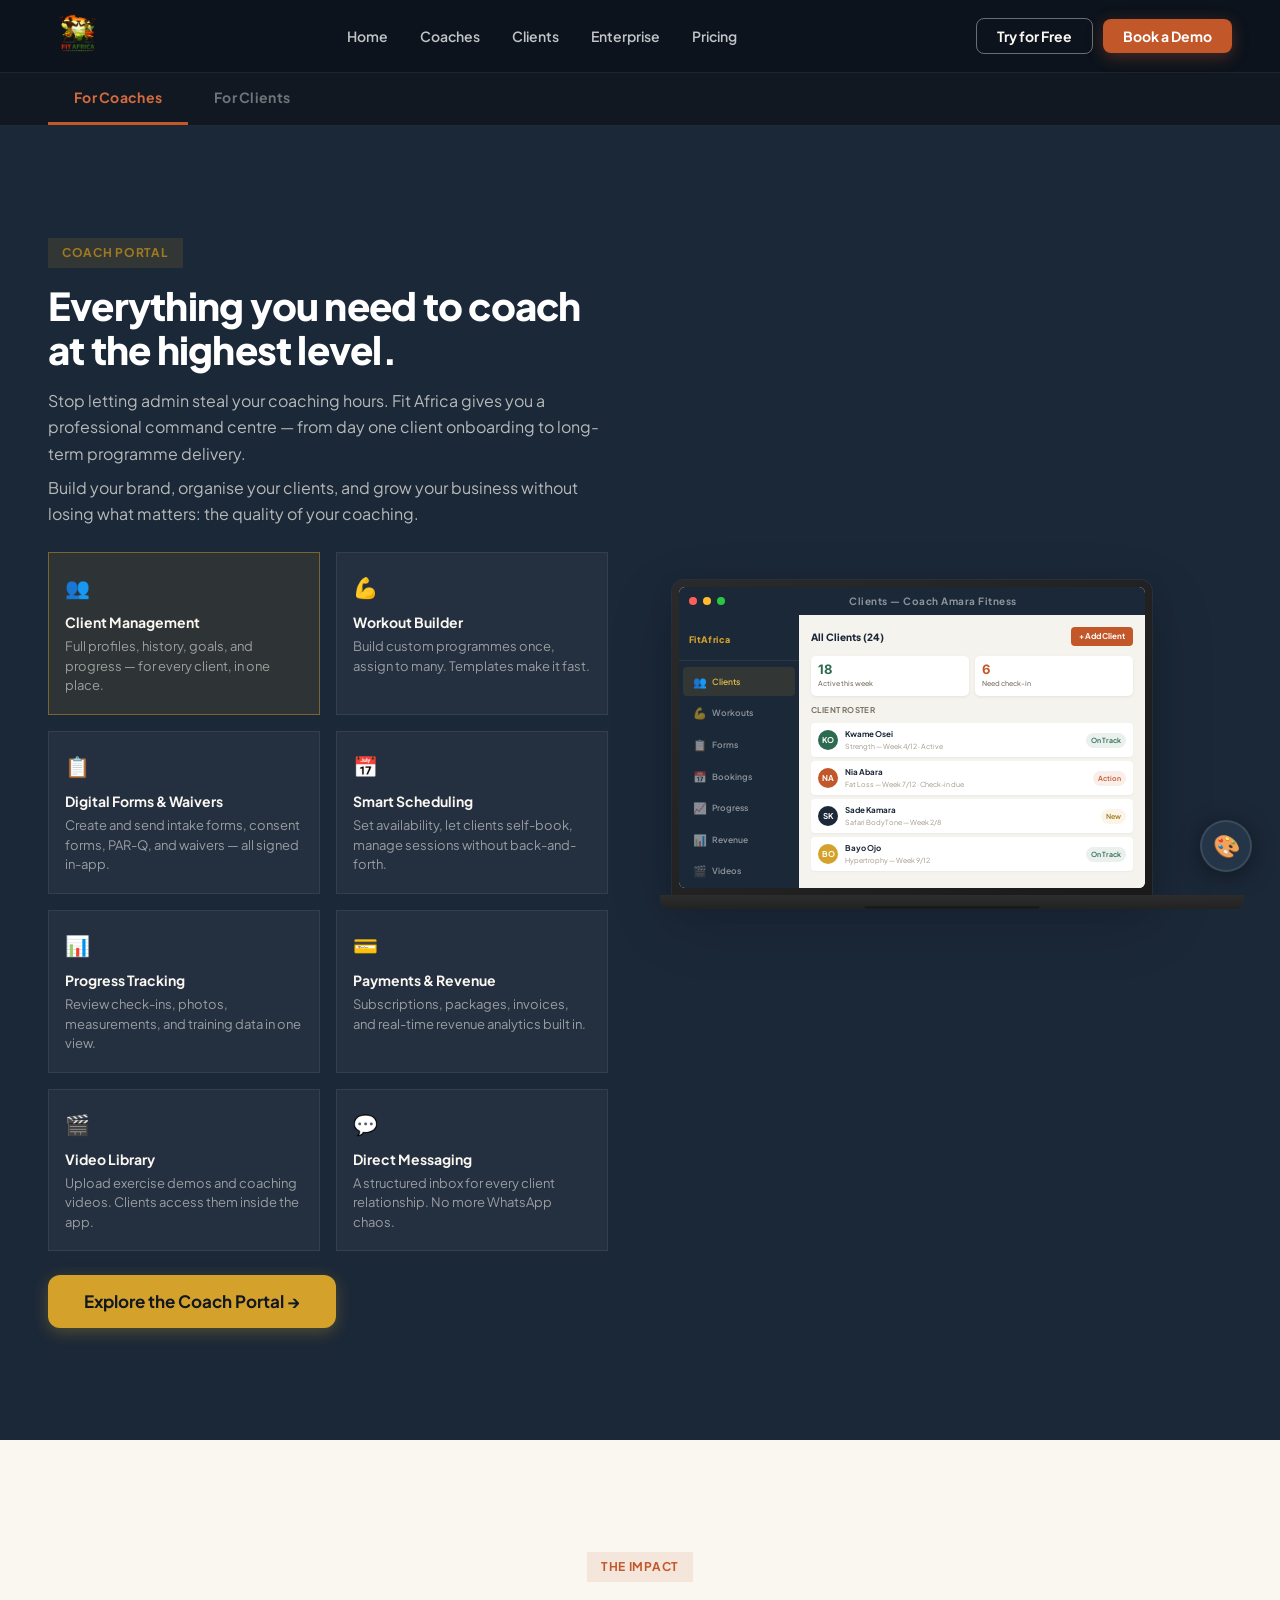
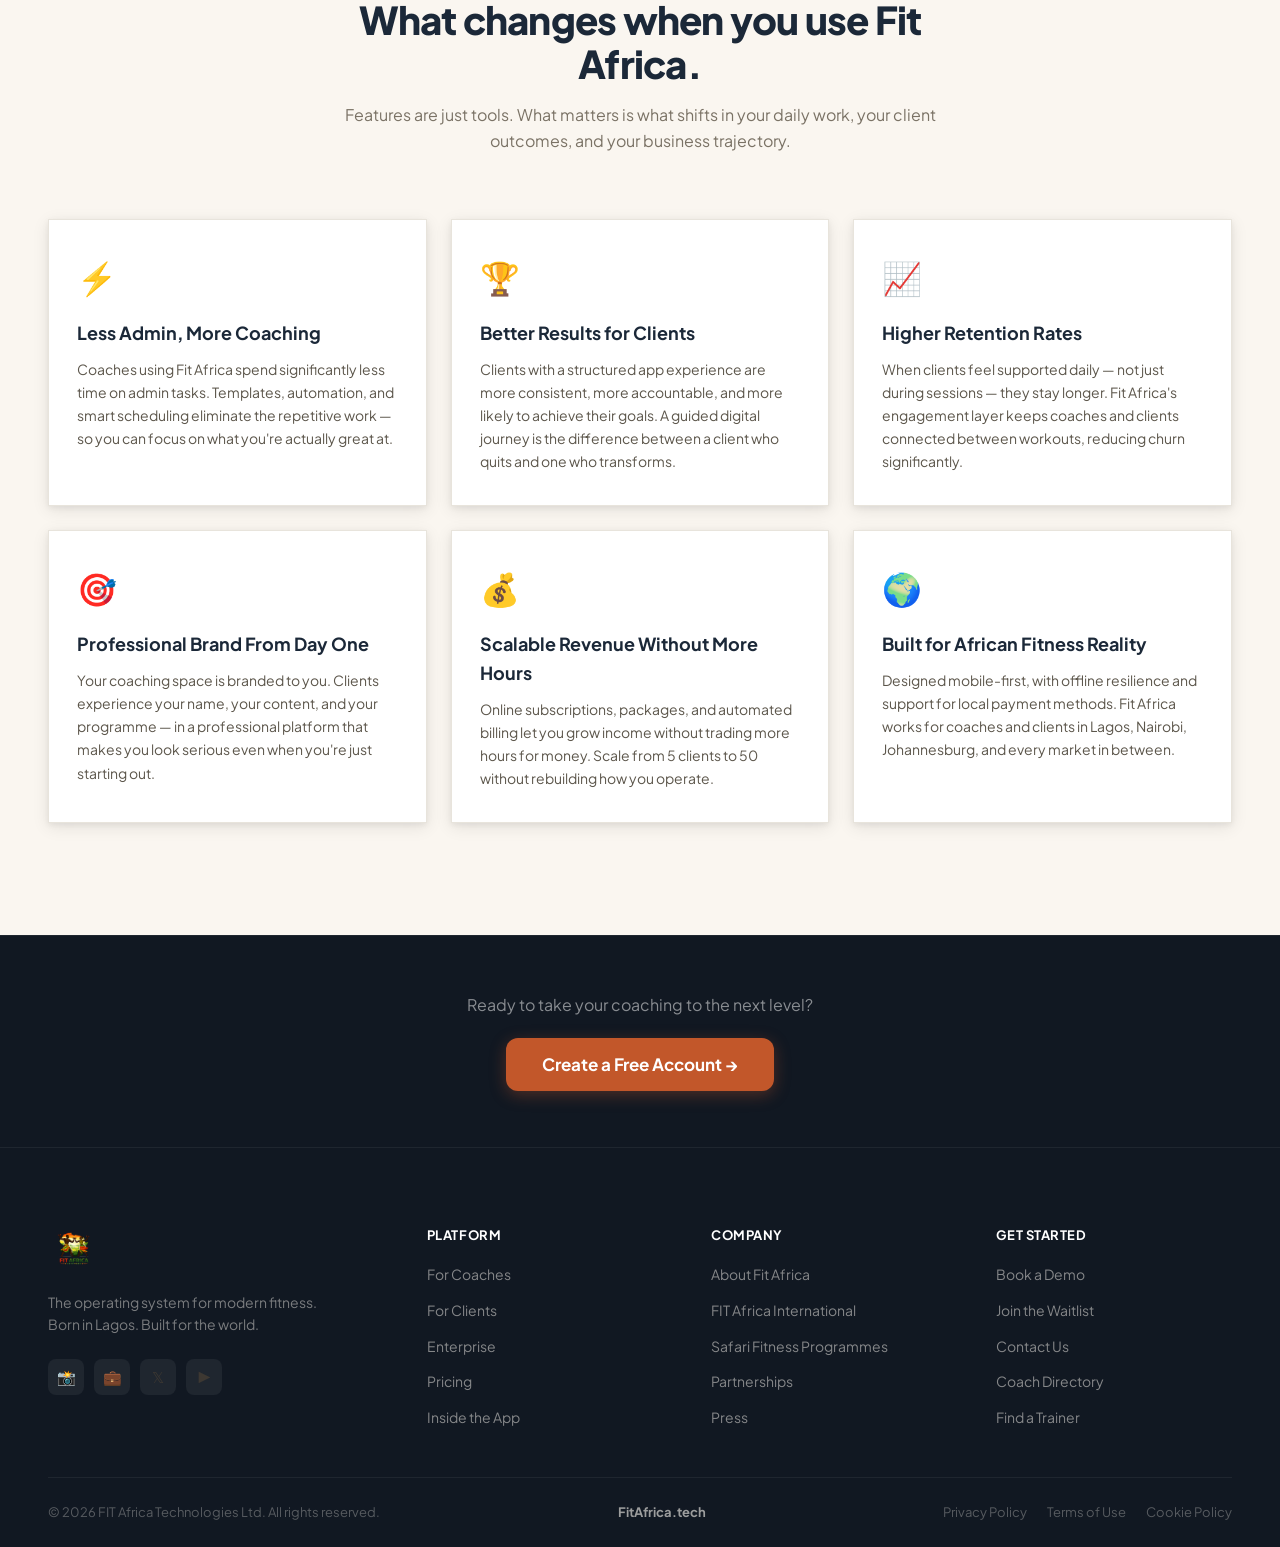
<file: coaches.html>
<!DOCTYPE html>
<html lang="en" data-theme="terracotta">
<head>
  <meta charset="UTF-8" />
  <meta name="viewport" content="width=device-width, initial-scale=1.0" />
  <title>For Coaches — FitAfrica</title>
  <meta name="description" content="FIT Africa is the all-in-one platform for coaches, clients, and fitness businesses." />
  <link rel="preconnect" href="https://fonts.googleapis.com" />
  <link rel="preconnect" href="https://fonts.gstatic.com" crossorigin />
  <link href="https://fonts.googleapis.com/css2?family=Plus+Jakarta+Sans:ital,wght@0,300;0,400;0,500;0,600;0,700;0,800;0,900&family=Inter:wght@400;500;600;700&family=Unbounded:wght@700;800;900&display=swap" rel="stylesheet" />
  <link rel="icon" type="image/png" href="logo.png" />
  <link rel="stylesheet" href="styles.css" />
  <link rel="stylesheet" href="themes.css" />
</head>
<body>

<!-- ============ NAVIGATION ============ -->
<nav class="nav nav--solid" id="nav">
  <div class="nav__inner">
    <a href="index.html" class="nav__logo">
      <img src="logo.png" class="nav__logo-img" alt="FIT Africa" />
    </a>
    <ul class="nav__links">
      <li><a href="index.html">Home</a></li>
      <li><a href="coaches.html">Coaches</a></li>
      <li><a href="clients.html">Clients</a></li>
      <li><a href="enterprise.html">Enterprise</a></li>
      <li><a href="pricing.html">Pricing</a></li>
    </ul>
    <div class="nav__ctas">
      <a href="https://fit-africa-web.vercel.app/auth" class="btn btn--outline-cream btn--sm">Try for Free</a>
      <a href="mailto:hello@fitafrica.tech" class="btn btn--primary btn--sm">Book a Demo</a>
    </div>
    <button class="nav__burger" id="navBurger" aria-label="Toggle navigation">
      <span></span><span></span><span></span>
    </button>
  </div>
</nav>

<!-- Mobile Navigation -->
<nav class="nav__mobile" id="navMobile">
  <a href="index.html">Home</a>
  <a href="coaches.html">Coaches</a>
  <a href="clients.html">Clients</a>
  <a href="enterprise.html">Enterprise</a>
  <a href="pricing.html">Pricing</a>
  <div class="divider"></div>
  <a href="mailto:hello@fitafrica.tech" class="btn btn--outline-cream">Book a Demo</a>
  <a href="https://fit-africa-web.vercel.app/auth" class="btn btn--primary" style="margin-top:8px">Try for Free</a>
</nav>

<!-- Page Tab Switcher -->
<div class="page-tabs">
  <div class="page-tabs__inner">
    <a href="coaches.html" class="page-tab active">For Coaches</a>
    <a href="clients.html" class="page-tab">For Clients</a>
  </div>
</div>


<!-- ============ COACH PORTAL ============ -->
<section class="section-pad bg-navy" id="coach">
  <div class="container">
    <div class="portal-layout portal-layout--coach">

      <!-- Head -->
      <div class="portal-layout__head">
        <div class="section-label section-label--gold reveal">Coach Portal</div>
        <h2 class="heading-xl text-white reveal reveal-delay-1" style="margin-bottom:16px">
          Everything you need to coach at the highest level.
        </h2>
        <p class="body-lg reveal reveal-delay-2" style="color:rgba(250,246,240,.7);margin-bottom:8px">
          Stop letting admin steal your coaching hours. Fit Africa gives you a professional
          command centre — from day one client onboarding to long-term programme delivery.
        </p>
        <p class="body-lg reveal reveal-delay-2" style="color:rgba(250,246,240,.7);margin-bottom:0">
          Build your brand, organise your clients, and grow your business without
          losing what matters: the quality of your coaching.
        </p>
      </div>

      <!-- Feature Tiles -->
      <div class="portal-features reveal reveal-delay-3" id="coachTabs">
        <div class="portal-feature active" data-portal-tab="clients">
          <div class="portal-feature__icon">👥</div>
          <div class="portal-feature__title">Client Management</div>
          <div class="portal-feature__desc">Full profiles, history, goals, and progress — for every client, in one place.</div>
        </div>
        <div class="portal-feature" data-portal-tab="workouts">
          <div class="portal-feature__icon">💪</div>
          <div class="portal-feature__title">Workout Builder</div>
          <div class="portal-feature__desc">Build custom programmes once, assign to many. Templates make it fast.</div>
        </div>
        <div class="portal-feature" data-portal-tab="forms">
          <div class="portal-feature__icon">📋</div>
          <div class="portal-feature__title">Digital Forms & Waivers</div>
          <div class="portal-feature__desc">Create and send intake forms, consent forms, PAR-Q, and waivers — all signed in-app.</div>
        </div>
        <div class="portal-feature" data-portal-tab="bookings">
          <div class="portal-feature__icon">📅</div>
          <div class="portal-feature__title">Smart Scheduling</div>
          <div class="portal-feature__desc">Set availability, let clients self-book, manage sessions without back-and-forth.</div>
        </div>
        <div class="portal-feature" data-portal-tab="progress">
          <div class="portal-feature__icon">📊</div>
          <div class="portal-feature__title">Progress Tracking</div>
          <div class="portal-feature__desc">Review check-ins, photos, measurements, and training data in one view.</div>
        </div>
        <div class="portal-feature" data-portal-tab="revenue">
          <div class="portal-feature__icon">💳</div>
          <div class="portal-feature__title">Payments & Revenue</div>
          <div class="portal-feature__desc">Subscriptions, packages, invoices, and real-time revenue analytics built in.</div>
        </div>
        <div class="portal-feature" data-portal-tab="videos">
          <div class="portal-feature__icon">🎬</div>
          <div class="portal-feature__title">Video Library</div>
          <div class="portal-feature__desc">Upload exercise demos and coaching videos. Clients access them inside the app.</div>
        </div>
        <div class="portal-feature" data-portal-tab="messages">
          <div class="portal-feature__icon">💬</div>
          <div class="portal-feature__title">Direct Messaging</div>
          <div class="portal-feature__desc">A structured inbox for every client relationship. No more WhatsApp chaos.</div>
        </div>
      </div>

      <!-- Laptop Mockup (Interactive) -->
      <div class="portal-layout__visual reveal reveal-delay-2">
        <div class="laptop-frame" style="max-width:480px">
          <div class="laptop-screen">
            <div class="app-titlebar">
              <div class="app-titlebar-dot red"></div>
              <div class="app-titlebar-dot yellow"></div>
              <div class="app-titlebar-dot green"></div>
              <div class="app-titlebar-logo" id="portalTitlebarLabel">Clients — Coach Amara Fitness</div>
            </div>
            <div class="app-layout">
              <aside class="app-sidebar">
                <div class="app-sidebar-brand">FitAfrica</div>
                <div class="app-nav-item portal-nav active" data-portal-nav="clients"><span class="app-nav-icon">👥</span> Clients</div>
                <div class="app-nav-item portal-nav" data-portal-nav="workouts"><span class="app-nav-icon">💪</span> Workouts</div>
                <div class="app-nav-item portal-nav" data-portal-nav="forms"><span class="app-nav-icon">📋</span> Forms</div>
                <div class="app-nav-item portal-nav" data-portal-nav="bookings"><span class="app-nav-icon">📅</span> Bookings</div>
                <div class="app-nav-item portal-nav" data-portal-nav="progress"><span class="app-nav-icon">📈</span> Progress</div>
                <div class="app-nav-item portal-nav" data-portal-nav="revenue"><span class="app-nav-icon">📊</span> Revenue</div>
                <div class="app-nav-item portal-nav" data-portal-nav="videos"><span class="app-nav-icon">🎬</span> Videos</div>
                <div class="app-nav-item portal-nav" data-portal-nav="messages"><span class="app-nav-icon">💬</span> Messages</div>
              </aside>
              <main class="app-main">

                <!-- Screen: Clients -->
                <div class="portal-screen active" id="pscreen-clients">
                  <div class="app-main-header" style="display:flex;justify-content:space-between;align-items:center"><span>All Clients (24)</span><span style="font-size:8px;background:var(--terracotta);color:white;padding:3px 8px;border-radius:4px;font-weight:700;cursor:pointer">+ Add Client</span></div>
                  <div style="display:grid;grid-template-columns:1fr 1fr;gap:6px;margin-bottom:8px">
                    <div class="app-stat-card"><div class="app-stat-num forest">18</div><div class="app-stat-label">Active this week</div></div>
                    <div class="app-stat-card"><div class="app-stat-num terracotta">6</div><div class="app-stat-label">Need check-in</div></div>
                  </div>
                  <div class="app-section-title">Client Roster</div>
                  <div class="app-client-row"><div class="app-client-avatar" style="background:#2D6A4F">KO</div><div class="app-client-info"><div class="app-client-name">Kwame Osei</div><div class="app-client-detail">Strength — Week 4/12 · Active</div></div><div class="app-client-badge done">On Track</div></div>
                  <div class="app-client-row"><div class="app-client-avatar" style="background:#C2572A">NA</div><div class="app-client-info"><div class="app-client-name">Nia Abara</div><div class="app-client-detail">Fat Loss — Week 7/12 · Check-in due</div></div><div class="app-client-badge due">Action</div></div>
                  <div class="app-client-row"><div class="app-client-avatar" style="background:#1B2838">SK</div><div class="app-client-info"><div class="app-client-name">Sade Kamara</div><div class="app-client-detail">Safari BodyTone — Week 2/8</div></div><div class="app-client-badge new">New</div></div>
                  <div class="app-client-row"><div class="app-client-avatar" style="background:#D4A12A">BO</div><div class="app-client-info"><div class="app-client-name">Bayo Ojo</div><div class="app-client-detail">Hypertrophy — Week 9/12</div></div><div class="app-client-badge done">On Track</div></div>
                </div>

                <!-- Screen: Workouts -->
                <div class="portal-screen" id="pscreen-workouts">
                  <div class="app-main-header" style="display:flex;justify-content:space-between;align-items:center"><span>Workout Builder</span><span style="font-size:8px;background:var(--terracotta);color:white;padding:3px 8px;border-radius:4px;font-weight:700;cursor:pointer">+ New</span></div>
                  <div style="display:flex;gap:5px;margin-bottom:7px">
                    <div style="flex:1;background:var(--cream);border-radius:5px;padding:6px 8px"><div style="font-size:6px;font-weight:700;color:var(--gray-500);font-family:var(--font-heading);margin-bottom:2px;text-transform:uppercase;letter-spacing:.04em">Programme</div><div style="font-size:9px;font-weight:800;color:var(--navy);font-family:var(--font-heading)">Upper Body Push A</div></div>
                    <div style="background:rgba(45,106,79,.12);border-radius:5px;padding:6px 10px;text-align:center;min-width:36px"><div style="font-size:6px;color:var(--forest);font-weight:700;font-family:var(--font-heading);text-transform:uppercase">Week</div><div style="font-size:12px;font-weight:900;color:var(--forest);font-family:var(--font-heading);line-height:1">4</div><div style="font-size:6px;color:var(--forest);font-family:var(--font-heading)">of 12</div></div>
                  </div>
                  <div class="mini-workout-item"><div class="mini-workout-num">1</div><div class="mini-workout-name">Bench Press</div><div class="mini-workout-sets">4×8 · 70kg</div><div class="mini-workout-check">✅</div></div>
                  <div class="mini-workout-item"><div class="mini-workout-num">2</div><div class="mini-workout-name">Incline DB Press</div><div class="mini-workout-sets">3×10 · 24kg</div><div class="mini-workout-check">✅</div></div>
                  <div class="mini-workout-item" style="opacity:0.5"><div class="mini-workout-num" style="background:var(--gray-300)">3</div><div class="mini-workout-name">Shoulder Press</div><div class="mini-workout-sets">3×12 · 20kg</div><div class="mini-workout-check">○</div></div>
                </div>

                <!-- Screen: Forms -->
                <div class="portal-screen" id="pscreen-forms">
                  <div class="app-main-header">Forms & Waivers</div>
                  <div style="display:flex;flex-direction:column;gap:5px">
                    <div style="background:var(--cream);border-radius:5px;padding:7px 8px;display:flex;align-items:center;gap:7px"><span style="font-size:13px">📝</span><div style="flex:1"><div style="font-size:8px;font-weight:700;color:var(--navy);font-family:var(--font-heading)">Client Intake Form</div><div style="font-size:7px;color:var(--gray-500);font-family:var(--font-heading)">Sent to 8 clients</div></div><span style="font-size:7px;background:rgba(45,106,79,.1);color:var(--forest);padding:2px 6px;border-radius:10px;font-weight:700;font-family:var(--font-heading)">Active</span></div>
                    <div style="background:var(--cream);border-radius:5px;padding:7px 8px;display:flex;align-items:center;gap:7px"><span style="font-size:13px">⚖️</span><div style="flex:1"><div style="font-size:8px;font-weight:700;color:var(--navy);font-family:var(--font-heading)">Liability Waiver</div><div style="font-size:7px;color:var(--gray-500);font-family:var(--font-heading)">24 signatures collected</div></div><span style="font-size:7px;background:rgba(45,106,79,.1);color:var(--forest);padding:2px 6px;border-radius:10px;font-weight:700;font-family:var(--font-heading)">Active</span></div>
                    <div style="background:var(--cream);border-radius:5px;padding:7px 8px;display:flex;align-items:center;gap:7px"><span style="font-size:13px">❤️</span><div style="flex:1"><div style="font-size:8px;font-weight:700;color:var(--navy);font-family:var(--font-heading)">PAR-Q Health Screen</div><div style="font-size:7px;color:var(--gray-500);font-family:var(--font-heading)">Required before first session</div></div><span style="font-size:7px;background:rgba(194,87,42,.1);color:var(--terracotta);padding:2px 6px;border-radius:10px;font-weight:700;font-family:var(--font-heading)">3 Pending</span></div>
                  </div>
                </div>

                <!-- Screen: Bookings -->
                <div class="portal-screen" id="pscreen-bookings">
                  <div class="app-main-header">Bookings — March 2026</div>
                  <div class="app-client-row"><div class="app-client-avatar" style="background:var(--terracotta);width:16px;height:16px;font-size:7px">KO</div><div class="app-client-info"><div class="app-client-name" style="font-size:7px">Kwame O. — Thu 10:00 AM</div></div><div class="app-client-badge done" style="font-size:6px">Confirmed</div></div>
                  <div class="app-client-row"><div class="app-client-avatar" style="background:var(--forest);width:16px;height:16px;font-size:7px">NA</div><div class="app-client-info"><div class="app-client-name" style="font-size:7px">Nia A. — Fri 9:00 AM</div></div><div class="app-client-badge done" style="font-size:6px">Confirmed</div></div>
                  <div class="app-client-row"><div class="app-client-avatar" style="background:var(--gold-dark);width:16px;height:16px;font-size:7px">SK</div><div class="app-client-info"><div class="app-client-name" style="font-size:7px">Sade K. — Sat 10:00 AM</div></div><div class="app-client-badge due" style="font-size:6px">Pending</div></div>
                </div>

                <!-- Screen: Progress -->
                <div class="portal-screen" id="pscreen-progress">
                  <div class="app-main-header">Progress — Nia Abara</div>
                  <div style="display:grid;grid-template-columns:1fr 1fr 1fr;gap:4px;margin-bottom:8px">
                    <div class="app-stat-card"><div class="app-stat-num forest" style="font-size:12px">-3.2kg</div><div class="app-stat-label">Lost</div></div>
                    <div class="app-stat-card"><div class="app-stat-num terracotta" style="font-size:12px">18</div><div class="app-stat-label">Sessions</div></div>
                    <div class="app-stat-card"><div class="app-stat-num gold" style="font-size:12px">7🔥</div><div class="app-stat-label">Streak</div></div>
                  </div>
                  <div class="app-section-title">Weekly Compliance</div>
                  <div style="margin-bottom:4px"><div style="display:flex;justify-content:space-between;font-size:8px;font-family:var(--font-heading);margin-bottom:2px"><span style="color:var(--gray-600)">Workouts done</span><span style="font-weight:700;color:var(--navy)">5/5</span></div><div style="height:5px;background:var(--gray-200);border-radius:3px"><div style="height:100%;width:100%;background:var(--forest);border-radius:3px"></div></div></div>
                  <div><div style="display:flex;justify-content:space-between;font-size:8px;font-family:var(--font-heading);margin-bottom:2px"><span style="color:var(--gray-600)">Nutrition tracked</span><span style="font-weight:700;color:var(--navy)">4/7 days</span></div><div style="height:5px;background:var(--gray-200);border-radius:3px"><div style="height:100%;width:57%;background:var(--gold);border-radius:3px"></div></div></div>
                </div>

                <!-- Screen: Revenue -->
                <div class="portal-screen" id="pscreen-revenue">
                  <div class="app-main-header">Revenue & Billing</div>
                  <div class="mini-revenue-num">$4,280</div>
                  <div class="mini-revenue-sub">March 2026 · ↑ 18% vs last month</div>
                  <div style="margin-bottom:6px"><div style="display:flex;justify-content:space-between;font-size:8px;font-family:var(--font-heading);margin-bottom:2px"><span style="color:var(--gray-600)">Subscriptions</span><span style="font-weight:700;color:var(--navy)">$3,200</span></div><div class="mini-rev-bar"><div class="mini-rev-fill" style="width:75%"></div></div></div>
                  <div style="margin-bottom:6px"><div style="display:flex;justify-content:space-between;font-size:8px;font-family:var(--font-heading);margin-bottom:2px"><span style="color:var(--gray-600)">One-off packages</span><span style="font-weight:700;color:var(--navy)">$800</span></div><div class="mini-rev-bar"><div class="mini-rev-fill" style="width:19%;background:var(--gold)"></div></div></div>
                </div>

                <!-- Screen: Videos -->
                <div class="portal-screen" id="pscreen-videos">
                  <div class="app-main-header" style="display:flex;justify-content:space-between;align-items:center"><span>Video Library</span><span style="font-size:8px;background:var(--terracotta);color:white;padding:3px 8px;border-radius:4px;font-weight:700;cursor:pointer">+ Upload</span></div>
                  <div style="display:flex;flex-direction:column;gap:5px">
                    <div style="background:var(--cream);border-radius:5px;padding:7px 8px;display:flex;align-items:center;gap:7px"><span style="font-size:13px">🎬</span><div style="flex:1"><div style="font-size:8px;font-weight:700;color:var(--navy);font-family:var(--font-heading)">Bench Press — Form Guide</div><div style="font-size:7px;color:var(--gray-500);font-family:var(--font-heading)">2:34 · 18 views</div></div></div>
                    <div style="background:var(--cream);border-radius:5px;padding:7px 8px;display:flex;align-items:center;gap:7px"><span style="font-size:13px">🎬</span><div style="flex:1"><div style="font-size:8px;font-weight:700;color:var(--navy);font-family:var(--font-heading)">RDL — Hip Hinge Tutorial</div><div style="font-size:7px;color:var(--gray-500);font-family:var(--font-heading)">3:12 · 24 views</div></div></div>
                    <div style="background:var(--cream);border-radius:5px;padding:7px 8px;display:flex;align-items:center;gap:7px"><span style="font-size:13px">🎬</span><div style="flex:1"><div style="font-size:8px;font-weight:700;color:var(--navy);font-family:var(--font-heading)">Week 4 Check-In Walkthrough</div><div style="font-size:7px;color:var(--gray-500);font-family:var(--font-heading)">1:45 · 12 views</div></div></div>
                  </div>
                </div>

                <!-- Screen: Messages -->
                <div class="portal-screen" id="pscreen-messages">
                  <div class="app-main-header">Messages</div>
                  <div class="mini-msg">
                    <div class="mini-msg-row from-coach">
                      <div class="app-client-avatar" style="background:var(--gold-dark);width:18px;height:18px;font-size:7px">CA</div>
                      <div class="mini-bubble coach">Great session today Kwame. Week 4 form is looking strong — keep that hip hinge on the RDLs.</div>
                    </div>
                    <div class="mini-msg-row from-client">
                      <div class="mini-bubble client">Thanks Coach! Felt solid. Should I increase the load on bench next week?</div>
                      <div class="app-client-avatar" style="background:var(--forest);width:18px;height:18px;font-size:7px">KO</div>
                    </div>
                    <div class="mini-msg-row from-coach">
                      <div class="app-client-avatar" style="background:var(--gold-dark);width:18px;height:18px;font-size:7px">CA</div>
                      <div class="mini-bubble coach">Yes — go to 72.5kg. Also make sure you complete this week's check-in before Friday 💪</div>
                    </div>
                  </div>
                </div>

              </main>
            </div>
          </div>
        </div>
        <div class="laptop-base"></div>
      </div>

      <!-- CTA -->
      <div class="portal-layout__cta reveal reveal-delay-4">
        <a href="#cta" class="btn btn--gold btn--lg">Explore the Coach Portal →</a>
      </div>

    </div>
  </div>
</section>


<!-- showcase removed — see index.html -->




<!-- ============ BENEFITS ============ -->
<section class="section-pad bg-cream" id="benefits">
  <div class="container">
    <div class="benefits-header">
      <div class="section-label section-label--terracotta reveal">The Impact</div>
      <h2 class="heading-xl reveal reveal-delay-1" style="color:var(--navy);margin-bottom:16px;max-width:680px;margin-left:auto;margin-right:auto">
        What changes when you use Fit Africa.
      </h2>
      <p class="body-lg text-muted reveal reveal-delay-2" style="max-width:640px;margin:0 auto">
        Features are just tools. What matters is what shifts in your daily work, your client outcomes,
        and your business trajectory.
      </p>
    </div>

    <div class="benefits-grid">
      <div class="benefit-card reveal">
        <div class="benefit-card__icon">⚡</div>
        <div class="benefit-card__title">Less Admin, More Coaching</div>
        <div class="benefit-card__desc">Coaches using Fit Africa spend significantly less time on admin tasks. Templates, automation, and smart scheduling eliminate the repetitive work — so you can focus on what you're actually great at.</div>
      </div>
      <div class="benefit-card reveal reveal-delay-1">
        <div class="benefit-card__icon">🏆</div>
        <div class="benefit-card__title">Better Results for Clients</div>
        <div class="benefit-card__desc">Clients with a structured app experience are more consistent, more accountable, and more likely to achieve their goals. A guided digital journey is the difference between a client who quits and one who transforms.</div>
      </div>
      <div class="benefit-card reveal reveal-delay-2">
        <div class="benefit-card__icon">📈</div>
        <div class="benefit-card__title">Higher Retention Rates</div>
        <div class="benefit-card__desc">When clients feel supported daily — not just during sessions — they stay longer. Fit Africa's engagement layer keeps coaches and clients connected between workouts, reducing churn significantly.</div>
      </div>
      <div class="benefit-card reveal reveal-delay-1">
        <div class="benefit-card__icon">🎯</div>
        <div class="benefit-card__title">Professional Brand From Day One</div>
        <div class="benefit-card__desc">Your coaching space is branded to you. Clients experience your name, your content, and your programme — in a professional platform that makes you look serious even when you're just starting out.</div>
      </div>
      <div class="benefit-card reveal reveal-delay-2">
        <div class="benefit-card__icon">💰</div>
        <div class="benefit-card__title">Scalable Revenue Without More Hours</div>
        <div class="benefit-card__desc">Online subscriptions, packages, and automated billing let you grow income without trading more hours for money. Scale from 5 clients to 50 without rebuilding how you operate.</div>
      </div>
      <div class="benefit-card reveal reveal-delay-3">
        <div class="benefit-card__icon">🌍</div>
        <div class="benefit-card__title">Built for African Fitness Reality</div>
        <div class="benefit-card__desc">Designed mobile-first, with offline resilience and support for local payment methods. Fit Africa works for coaches and clients in Lagos, Nairobi, Johannesburg, and every market in between.</div>
      </div>
    </div>
  </div>
</section>


<!-- ============ MINI CTA ============ -->
<section class="cta-mini" id="cta">
  <div class="container">
    <p class="cta-mini__text">Ready to take your coaching to the next level?</p>
    <a href="https://fit-africa-web.vercel.app/auth" class="btn btn--primary btn--lg">Create a Free Account →</a>
  </div>
</section>


<!-- ============ FOOTER ============ -->
<footer class="footer">
  <div class="container">
    <div class="footer__top">
      <!-- Brand -->
      <div>
        <div class="footer__brand-logo">
          <img src="logo.png" class="footer__brand-img" alt="FIT Africa" />
        </div>
        <p class="footer__tagline">
          The operating system for modern fitness.<br />
          Born in Lagos. Built for the world.
        </p>
        <div class="footer__social">
          <a href="#" class="footer__social-link" aria-label="Instagram">📸</a>
          <a href="#" class="footer__social-link" aria-label="LinkedIn">💼</a>
          <a href="#" class="footer__social-link" aria-label="Twitter/X">𝕏</a>
          <a href="#" class="footer__social-link" aria-label="YouTube">▶</a>
        </div>
      </div>

      <!-- Platform -->
      <div>
        <div class="footer__col-title">Platform</div>
        <ul class="footer__links">
          <li><a href="coaches.html">For Coaches</a></li>
          <li><a href="clients.html">For Clients</a></li>
          <li><a href="enterprise.html">Enterprise</a></li>
          <li><a href="pricing.html">Pricing</a></li>
          <li><a href="index.html#showcase">Inside the App</a></li>
        </ul>
      </div>

      <!-- Company -->
      <div>
        <div class="footer__col-title">Company</div>
        <ul class="footer__links">
          <li><a href="index.html#about">About Fit Africa</a></li>
          <li><a href="#">FIT Africa International</a></li>
          <li><a href="#">Safari Fitness Programmes</a></li>
          <li><a href="#">Partnerships</a></li>
          <li><a href="#">Press</a></li>
        </ul>
      </div>

      <!-- Get Started -->
      <div>
        <div class="footer__col-title">Get Started</div>
        <ul class="footer__links">
          <li><a href="#cta">Book a Demo</a></li>
          <li><a href="#cta">Join the Waitlist</a></li>
          <li><a href="mailto:hello@fitafrica.tech">Contact Us</a></li>
          <li><a href="#">Coach Directory</a></li>
          <li><a href="#">Find a Trainer</a></li>
        </ul>
      </div>
    </div>

    <div class="footer__bottom">
      <div class="footer__copy">
        © 2026 FIT Africa Technologies Ltd. All rights reserved.
      </div>
      <div class="footer__domain">
        <strong>FitAfrica.tech</strong>
      </div>
      <div class="footer__legal">
        <a href="#">Privacy Policy</a>
        <a href="#">Terms of Use</a>
        <a href="#">Cookie Policy</a>
      </div>
    </div>
  </div>
</footer>

<!-- ============ FLOATING THEME SWITCHER ============ -->
<div class="theme-switcher" id="themeSwitcher">
  <div class="theme-panel" id="themePanel">
    <div class="theme-panel__title">African Themes</div>
    <button class="theme-btn active" data-theme-val="terracotta">
      <div class="theme-btn__swatch swatch--terracotta"></div>
      <div class="theme-btn__text">
        <span class="theme-btn__label">Terracotta</span>
        <span class="theme-btn__sub">Pan-African warmth</span>
      </div>
      <span class="check">✓</span>
    </button>
    <button class="theme-btn" data-theme-val="kente-gold">
      <div class="theme-btn__swatch swatch--kente-gold"></div>
      <div class="theme-btn__text">
        <span class="theme-btn__label">Kente Gold</span>
        <span class="theme-btn__sub">Ashanti royalty</span>
      </div>
      <span class="check">✓</span>
    </button>
    <button class="theme-btn" data-theme-val="savanna">
      <div class="theme-btn__swatch swatch--savanna"></div>
      <div class="theme-btn__text">
        <span class="theme-btn__label">Savanna</span>
        <span class="theme-btn__sub">Forest energy</span>
      </div>
      <span class="check">✓</span>
    </button>
    <button class="theme-btn" data-theme-val="lagos">
      <div class="theme-btn__swatch swatch--lagos"></div>
      <div class="theme-btn__text">
        <span class="theme-btn__label">Lagos Sunrise</span>
        <span class="theme-btn__sub">Vibrant city fire</span>
      </div>
      <span class="check">✓</span>
    </button>
  </div>
  <div class="theme-switcher__toggle" id="themeToggle" title="Switch theme">🎨</div>
</div>

<script src="script.js"></script>
</body>
</html>
</file>
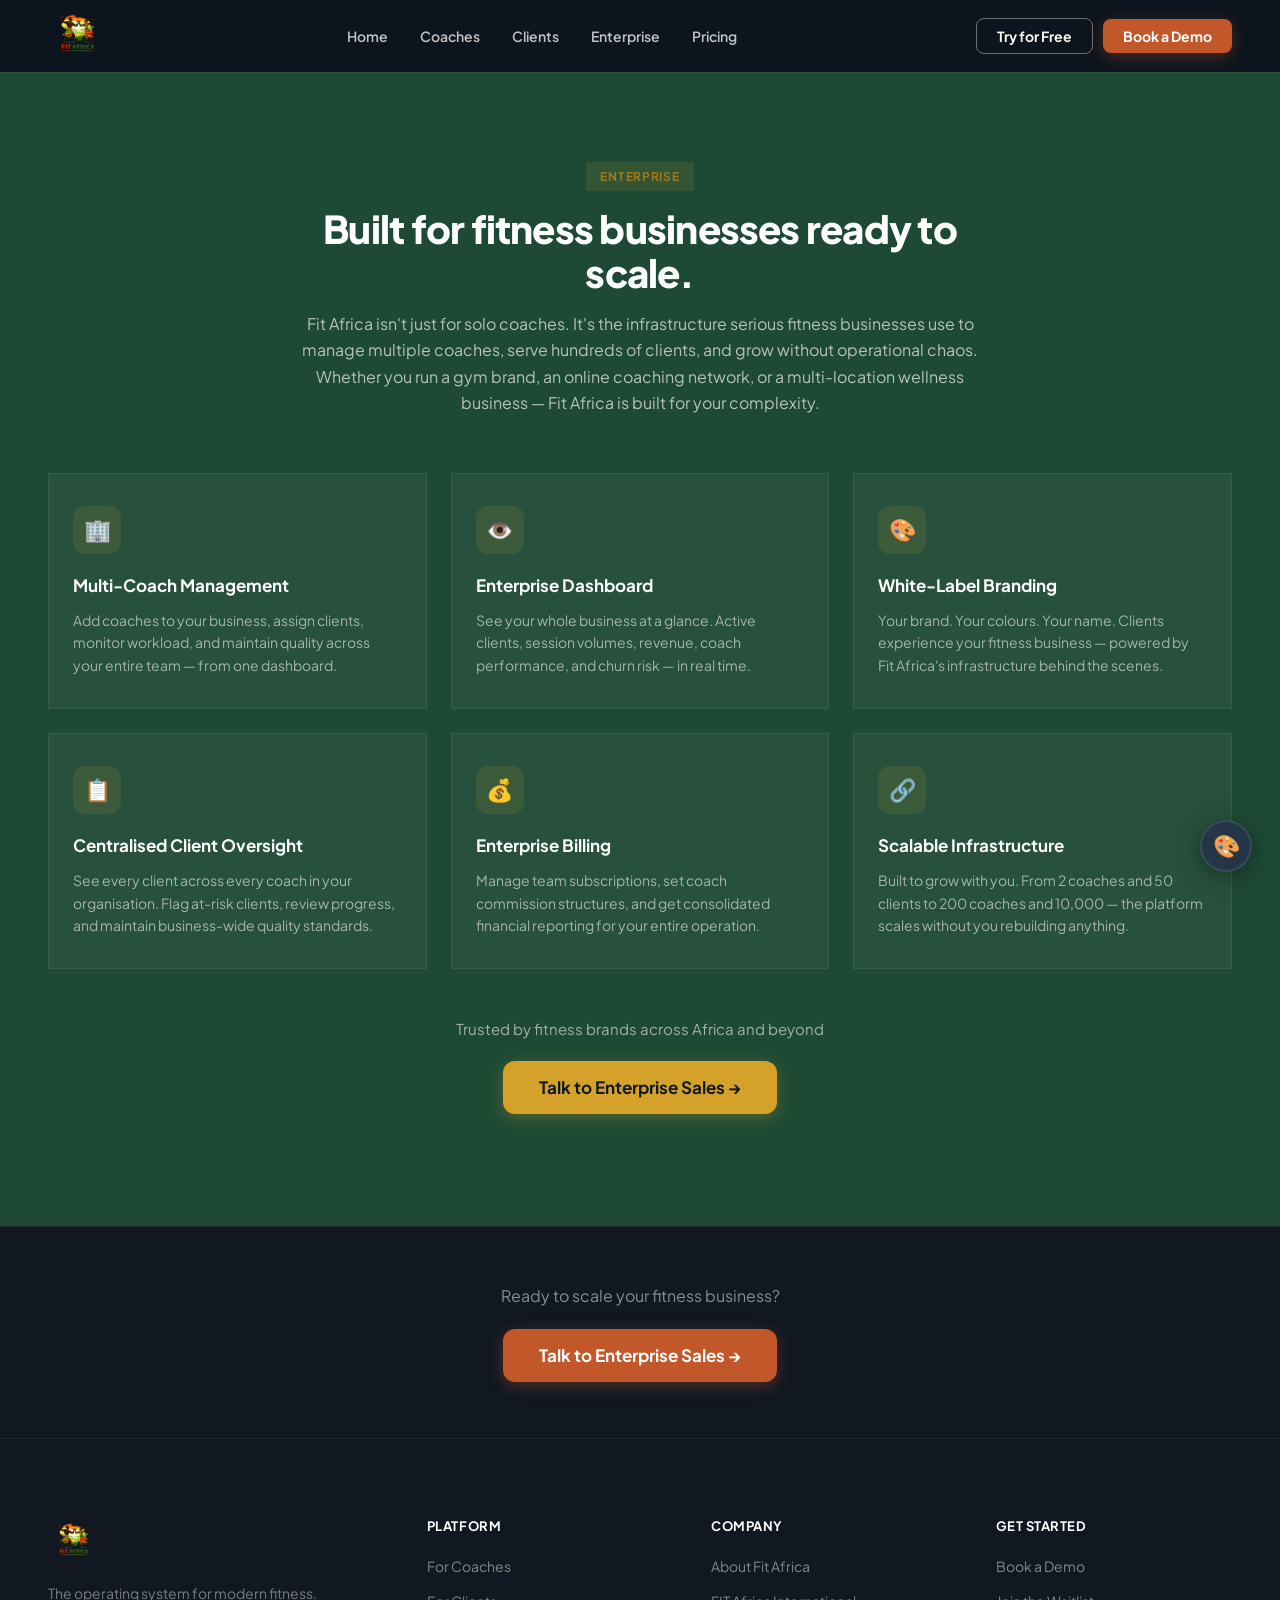
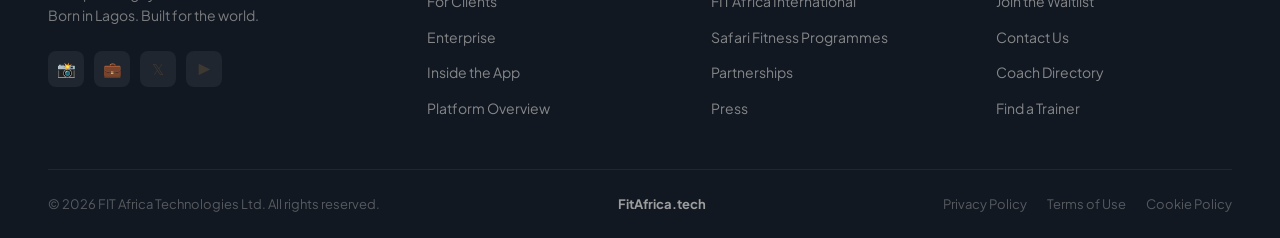
<file: enterprise.html>
<!DOCTYPE html>
<html lang="en" data-theme="terracotta">
<head>
  <meta charset="UTF-8" />
  <meta name="viewport" content="width=device-width, initial-scale=1.0" />
  <title>Enterprise — FitAfrica</title>
  <meta name="description" content="FIT Africa is the all-in-one platform for coaches, clients, and fitness businesses." />
  <link rel="preconnect" href="https://fonts.googleapis.com" />
  <link rel="preconnect" href="https://fonts.gstatic.com" crossorigin />
  <link href="https://fonts.googleapis.com/css2?family=Plus+Jakarta+Sans:ital,wght@0,300;0,400;0,500;0,600;0,700;0,800;0,900&family=Inter:wght@400;500;600;700&family=Unbounded:wght@700;800;900&display=swap" rel="stylesheet" />
  <link rel="icon" type="image/png" href="logo.png" />
  <link rel="stylesheet" href="styles.css" />
  <link rel="stylesheet" href="themes.css" />
</head>
<body>

<!-- ============ NAVIGATION ============ -->
<nav class="nav nav--solid" id="nav">
  <div class="nav__inner">
    <a href="index.html" class="nav__logo">
      <img src="logo.png" class="nav__logo-img" alt="FIT Africa" />
    </a>
    <ul class="nav__links">
      <li><a href="index.html">Home</a></li>
      <li><a href="coaches.html">Coaches</a></li>
      <li><a href="clients.html">Clients</a></li>
      <li><a href="enterprise.html">Enterprise</a></li>
      <li><a href="pricing.html">Pricing</a></li>
    </ul>
    <div class="nav__ctas">
      <a href="https://fit-africa-web.vercel.app/auth" class="btn btn--outline-cream btn--sm">Try for Free</a>
      <a href="mailto:hello@fitafrica.tech" class="btn btn--primary btn--sm">Book a Demo</a>
    </div>
    <button class="nav__burger" id="navBurger" aria-label="Toggle navigation">
      <span></span><span></span><span></span>
    </button>
  </div>
</nav>

<!-- Mobile Navigation -->
<nav class="nav__mobile" id="navMobile">
  <a href="index.html">Home</a>
  <a href="coaches.html">Coaches</a>
  <a href="clients.html">Clients</a>
  <a href="enterprise.html">Enterprise</a>
  <a href="pricing.html">Pricing</a>
  <div class="divider"></div>
  <a href="mailto:hello@fitafrica.tech" class="btn btn--outline-cream">Book a Demo</a>
  <a href="https://fit-africa-web.vercel.app/auth" class="btn btn--primary" style="margin-top:8px">Try for Free</a>
</nav>


<!-- ============ ENTERPRISE ============ -->
<section class="section-pad section-pad-first bg-forest" id="enterprise">
  <div class="container">
    <div style="text-align:center;max-width:700px;margin:0 auto 56px">
      <div class="section-label section-label--gold reveal">Enterprise</div>
      <h2 class="heading-xl text-white reveal reveal-delay-1" style="margin-bottom:16px">
        Built for fitness businesses ready to scale.
      </h2>
      <p class="body-lg reveal reveal-delay-2" style="color:rgba(250,246,240,.7)">
        Fit Africa isn't just for solo coaches. It's the infrastructure serious fitness businesses
        use to manage multiple coaches, serve hundreds of clients, and grow without operational chaos.
        Whether you run a gym brand, an online coaching network, or a multi-location wellness business —
        Fit Africa is built for your complexity.
      </p>
    </div>

    <div class="enterprise-grid">
      <div class="ent-card reveal">
        <div class="ent-card__icon">🏢</div>
        <div class="ent-card__title">Multi-Coach Management</div>
        <div class="ent-card__desc">Add coaches to your business, assign clients, monitor workload, and maintain quality across your entire team — from one dashboard.</div>
      </div>
      <div class="ent-card reveal reveal-delay-1">
        <div class="ent-card__icon">👁️</div>
        <div class="ent-card__title">Enterprise Dashboard</div>
        <div class="ent-card__desc">See your whole business at a glance. Active clients, session volumes, revenue, coach performance, and churn risk — in real time.</div>
      </div>
      <div class="ent-card reveal reveal-delay-2">
        <div class="ent-card__icon">🎨</div>
        <div class="ent-card__title">White-Label Branding</div>
        <div class="ent-card__desc">Your brand. Your colours. Your name. Clients experience your fitness business — powered by Fit Africa's infrastructure behind the scenes.</div>
      </div>
      <div class="ent-card reveal reveal-delay-1">
        <div class="ent-card__icon">📋</div>
        <div class="ent-card__title">Centralised Client Oversight</div>
        <div class="ent-card__desc">See every client across every coach in your organisation. Flag at-risk clients, review progress, and maintain business-wide quality standards.</div>
      </div>
      <div class="ent-card reveal reveal-delay-2">
        <div class="ent-card__icon">💰</div>
        <div class="ent-card__title">Enterprise Billing</div>
        <div class="ent-card__desc">Manage team subscriptions, set coach commission structures, and get consolidated financial reporting for your entire operation.</div>
      </div>
      <div class="ent-card reveal reveal-delay-3">
        <div class="ent-card__icon">🔗</div>
        <div class="ent-card__title">Scalable Infrastructure</div>
        <div class="ent-card__desc">Built to grow with you. From 2 coaches and 50 clients to 200 coaches and 10,000 — the platform scales without you rebuilding anything.</div>
      </div>
    </div>

    <div style="text-align:center;margin-top:48px" class="reveal">
      <p style="color:rgba(250,246,240,.6);font-size:15px;margin-bottom:20px">Trusted by fitness brands across Africa and beyond</p>
      <a href="#cta" class="btn btn--gold btn--lg">Talk to Enterprise Sales →</a>
    </div>
  </div>
</section>


<!-- ============ MINI CTA ============ -->
<section class="cta-mini" id="cta">
  <div class="container">
    <p class="cta-mini__text">Ready to scale your fitness business?</p>
    <a href="mailto:hello@fitafrica.tech" class="btn btn--primary btn--lg">Talk to Enterprise Sales →</a>
  </div>
</section>


<!-- ============ FOOTER ============ -->
<footer class="footer">
  <div class="container">
    <div class="footer__top">
      <!-- Brand -->
      <div>
        <div class="footer__brand-logo">
          <img src="logo.png" class="footer__brand-img" alt="FIT Africa" />
        </div>
        <p class="footer__tagline">
          The operating system for modern fitness.<br />
          Born in Lagos. Built for the world.
        </p>
        <div class="footer__social">
          <a href="#" class="footer__social-link" aria-label="Instagram">📸</a>
          <a href="#" class="footer__social-link" aria-label="LinkedIn">💼</a>
          <a href="#" class="footer__social-link" aria-label="Twitter/X">𝕏</a>
          <a href="#" class="footer__social-link" aria-label="YouTube">▶</a>
        </div>
      </div>

      <!-- Platform -->
      <div>
        <div class="footer__col-title">Platform</div>
        <ul class="footer__links">
          <li><a href="coaches.html">For Coaches</a></li>
          <li><a href="clients.html">For Clients</a></li>
          <li><a href="enterprise.html">Enterprise</a></li>
          <li><a href="index.html#showcase">Inside the App</a></li>
          <li><a href="index.html">Platform Overview</a></li>
        </ul>
      </div>

      <!-- Company -->
      <div>
        <div class="footer__col-title">Company</div>
        <ul class="footer__links">
          <li><a href="index.html#about">About Fit Africa</a></li>
          <li><a href="#">FIT Africa International</a></li>
          <li><a href="#">Safari Fitness Programmes</a></li>
          <li><a href="#">Partnerships</a></li>
          <li><a href="#">Press</a></li>
        </ul>
      </div>

      <!-- Get Started -->
      <div>
        <div class="footer__col-title">Get Started</div>
        <ul class="footer__links">
          <li><a href="#cta">Book a Demo</a></li>
          <li><a href="#cta">Join the Waitlist</a></li>
          <li><a href="mailto:hello@fitafrica.tech">Contact Us</a></li>
          <li><a href="#">Coach Directory</a></li>
          <li><a href="#">Find a Trainer</a></li>
        </ul>
      </div>
    </div>

    <div class="footer__bottom">
      <div class="footer__copy">
        © 2026 FIT Africa Technologies Ltd. All rights reserved.
      </div>
      <div class="footer__domain">
        <strong>FitAfrica.tech</strong>
      </div>
      <div class="footer__legal">
        <a href="#">Privacy Policy</a>
        <a href="#">Terms of Use</a>
        <a href="#">Cookie Policy</a>
      </div>
    </div>
  </div>
</footer>

<!-- ============ FLOATING THEME SWITCHER ============ -->
<div class="theme-switcher" id="themeSwitcher">
  <div class="theme-panel" id="themePanel">
    <div class="theme-panel__title">African Themes</div>
    <button class="theme-btn active" data-theme-val="terracotta">
      <div class="theme-btn__swatch swatch--terracotta"></div>
      <div class="theme-btn__text">
        <span class="theme-btn__label">Terracotta</span>
        <span class="theme-btn__sub">Pan-African warmth</span>
      </div>
      <span class="check">✓</span>
    </button>
    <button class="theme-btn" data-theme-val="kente-gold">
      <div class="theme-btn__swatch swatch--kente-gold"></div>
      <div class="theme-btn__text">
        <span class="theme-btn__label">Kente Gold</span>
        <span class="theme-btn__sub">Ashanti royalty</span>
      </div>
      <span class="check">✓</span>
    </button>
    <button class="theme-btn" data-theme-val="savanna">
      <div class="theme-btn__swatch swatch--savanna"></div>
      <div class="theme-btn__text">
        <span class="theme-btn__label">Savanna</span>
        <span class="theme-btn__sub">Forest energy</span>
      </div>
      <span class="check">✓</span>
    </button>
    <button class="theme-btn" data-theme-val="lagos">
      <div class="theme-btn__swatch swatch--lagos"></div>
      <div class="theme-btn__text">
        <span class="theme-btn__label">Lagos Sunrise</span>
        <span class="theme-btn__sub">Vibrant city fire</span>
      </div>
      <span class="check">✓</span>
    </button>
  </div>
  <div class="theme-switcher__toggle" id="themeToggle" title="Switch theme">🎨</div>
</div>

<script src="script.js"></script>
</body>
</html>
</file>
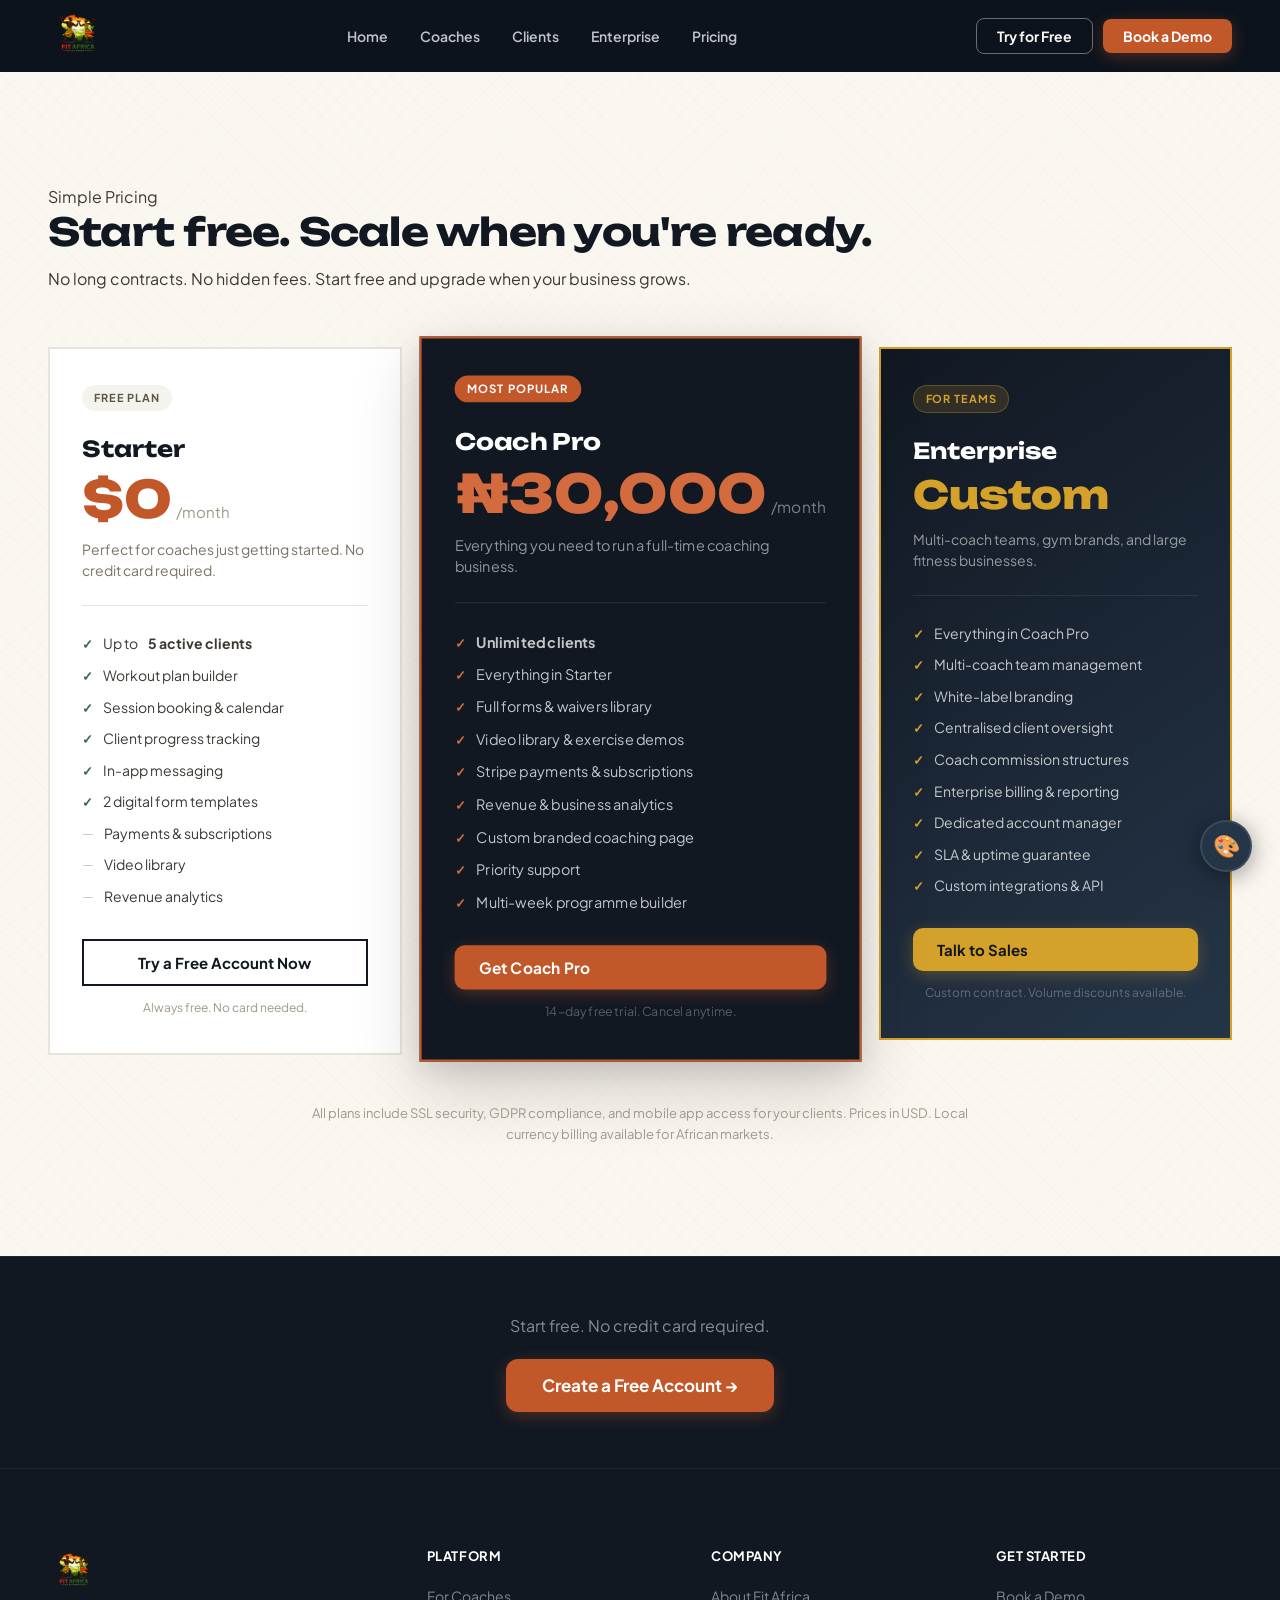
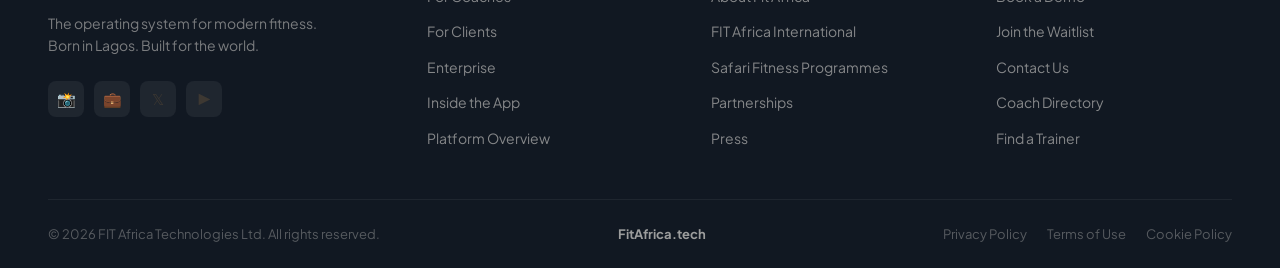
<file: pricing.html>
<!DOCTYPE html>
<html lang="en" data-theme="terracotta">
<head>
  <meta charset="UTF-8" />
  <meta name="viewport" content="width=device-width, initial-scale=1.0" />
  <title>Pricing — FitAfrica</title>
  <meta name="description" content="FIT Africa is the all-in-one platform for coaches, clients, and fitness businesses." />
  <link rel="preconnect" href="https://fonts.googleapis.com" />
  <link rel="preconnect" href="https://fonts.gstatic.com" crossorigin />
  <link href="https://fonts.googleapis.com/css2?family=Plus+Jakarta+Sans:ital,wght@0,300;0,400;0,500;0,600;0,700;0,800;0,900&family=Inter:wght@400;500;600;700&family=Unbounded:wght@700;800;900&display=swap" rel="stylesheet" />
  <link rel="icon" type="image/png" href="logo.png" />
  <link rel="stylesheet" href="styles.css" />
  <link rel="stylesheet" href="themes.css" />
</head>
<body>

<!-- ============ NAVIGATION ============ -->
<nav class="nav nav--solid" id="nav">
  <div class="nav__inner">
    <a href="index.html" class="nav__logo">
      <img src="logo.png" class="nav__logo-img" alt="FIT Africa" />
    </a>
    <ul class="nav__links">
      <li><a href="index.html">Home</a></li>
      <li><a href="coaches.html">Coaches</a></li>
      <li><a href="clients.html">Clients</a></li>
      <li><a href="enterprise.html">Enterprise</a></li>
      <li><a href="pricing.html">Pricing</a></li>
    </ul>
    <div class="nav__ctas">
      <a href="https://fit-africa-web.vercel.app/auth" class="btn btn--outline-cream btn--sm">Try for Free</a>
      <a href="mailto:hello@fitafrica.tech" class="btn btn--primary btn--sm">Book a Demo</a>
    </div>
    <button class="nav__burger" id="navBurger" aria-label="Toggle navigation">
      <span></span><span></span><span></span>
    </button>
  </div>
</nav>

<!-- Mobile Navigation -->
<nav class="nav__mobile" id="navMobile">
  <a href="index.html">Home</a>
  <a href="coaches.html">Coaches</a>
  <a href="clients.html">Clients</a>
  <a href="enterprise.html">Enterprise</a>
  <a href="pricing.html">Pricing</a>
  <div class="divider"></div>
  <a href="mailto:hello@fitafrica.tech" class="btn btn--outline-cream">Book a Demo</a>
  <a href="https://fit-africa-web.vercel.app/auth" class="btn btn--primary" style="margin-top:8px">Try for Free</a>
</nav>


<!-- Kente Diamond Divider -->
<div class="kente-divider" style="background:var(--navy-dark);padding-top:var(--nav-height,72px)">
  <svg xmlns="http://www.w3.org/2000/svg" width="100%" height="24" preserveAspectRatio="xMidYMid meet">
    <defs>
      <pattern id="kente5" x="0" y="0" width="96" height="24" patternUnits="userSpaceOnUse">
        <polygon points="12,2 22,12 12,22 2,12" fill="none" stroke="rgba(212,161,42,0.35)" stroke-width="1.2"/>
        <polygon points="12,6 18,12 12,18 6,12" fill="rgba(212,161,42,0.08)"/>
        <polygon points="36,2 46,12 36,22 26,12" fill="none" stroke="rgba(194,87,42,0.3)" stroke-width="1.2"/>
        <polygon points="60,2 70,12 60,22 50,12" fill="none" stroke="rgba(212,161,42,0.35)" stroke-width="1.2"/>
        <polygon points="60,6 66,12 60,18 54,12" fill="rgba(212,161,42,0.08)"/>
        <polygon points="84,2 94,12 84,22 74,12" fill="none" stroke="rgba(194,87,42,0.3)" stroke-width="1.2"/>
      </pattern>
    </defs>
    <rect width="100%" height="24" fill="url(#kente5)"/>
  </svg>
</div>

<!-- ============ PRICING ============ -->
<section class="pricing-section section-pad kente-texture" id="pricing">
  <div class="container">
    <div class="section-header reveal">
      <div class="section-kicker">Simple Pricing</div>
      <h2 class="display-lg pricing-headline">Start free. Scale when you're ready.</h2>
      <p class="section-sub">No long contracts. No hidden fees. Start free and upgrade when your business grows.</p>
    </div>

    <div class="pricing-grid reveal reveal-delay-1">

      <!-- FREE -->
      <div class="pricing-card pricing-card--free">
        <div class="pricing-card__badge">Free Plan</div>
        <div class="pricing-card__tier">Starter</div>
        <div class="pricing-card__price">
          <span class="pricing-card__amount">$0</span>
          <span class="pricing-card__period">/month</span>
        </div>
        <p class="pricing-card__tagline">Perfect for coaches just getting started. No credit card required.</p>
        <ul class="pricing-card__features">
          <li><span class="feat-check">✓</span> Up to <strong>5 active clients</strong></li>
          <li><span class="feat-check">✓</span> Workout plan builder</li>
          <li><span class="feat-check">✓</span> Session booking & calendar</li>
          <li><span class="feat-check">✓</span> Client progress tracking</li>
          <li><span class="feat-check">✓</span> In-app messaging</li>
          <li><span class="feat-check">✓</span> 2 digital form templates</li>
          <li><span class="feat-muted">—</span> Payments & subscriptions</li>
          <li><span class="feat-muted">—</span> Video library</li>
          <li><span class="feat-muted">—</span> Revenue analytics</li>
        </ul>
        <a href="https://fit-africa-web.vercel.app/auth" class="btn btn--outline-dark btn--full pricing-card__cta">
          Try a Free Account Now
        </a>
        <p class="pricing-card__footnote">Always free. No card needed.</p>
      </div>

      <!-- COACH PRO -->
      <div class="pricing-card pricing-card--pro">
        <div class="pricing-card__badge pricing-card__badge--pro">Most Popular</div>
        <div class="pricing-card__tier">Coach Pro</div>
        <div class="pricing-card__price">
          <span class="pricing-card__amount">₦30,000</span>
          <span class="pricing-card__period">/month</span>
        </div>
        <p class="pricing-card__tagline">Everything you need to run a full-time coaching business.</p>
        <ul class="pricing-card__features">
          <li><span class="feat-check feat-check--pro">✓</span> <strong>Unlimited clients</strong></li>
          <li><span class="feat-check feat-check--pro">✓</span> Everything in Starter</li>
          <li><span class="feat-check feat-check--pro">✓</span> Full forms & waivers library</li>
          <li><span class="feat-check feat-check--pro">✓</span> Video library & exercise demos</li>
          <li><span class="feat-check feat-check--pro">✓</span> Stripe payments & subscriptions</li>
          <li><span class="feat-check feat-check--pro">✓</span> Revenue & business analytics</li>
          <li><span class="feat-check feat-check--pro">✓</span> Custom branded coaching page</li>
          <li><span class="feat-check feat-check--pro">✓</span> Priority support</li>
          <li><span class="feat-check feat-check--pro">✓</span> Multi-week programme builder</li>
        </ul>
        <a href="https://fit-africa-web.vercel.app/auth" class="btn btn--primary btn--full pricing-card__cta">
          Get Coach Pro
        </a>
        <p class="pricing-card__footnote">14-day free trial. Cancel anytime.</p>
      </div>

      <!-- ENTERPRISE -->
      <div class="pricing-card pricing-card--enterprise">
        <div class="pricing-card__badge pricing-card__badge--enterprise">For Teams</div>
        <div class="pricing-card__tier">Enterprise</div>
        <div class="pricing-card__price">
          <span class="pricing-card__amount">Custom</span>
        </div>
        <p class="pricing-card__tagline">Multi-coach teams, gym brands, and large fitness businesses.</p>
        <ul class="pricing-card__features">
          <li><span class="feat-check feat-check--ent">✓</span> Everything in Coach Pro</li>
          <li><span class="feat-check feat-check--ent">✓</span> Multi-coach team management</li>
          <li><span class="feat-check feat-check--ent">✓</span> White-label branding</li>
          <li><span class="feat-check feat-check--ent">✓</span> Centralised client oversight</li>
          <li><span class="feat-check feat-check--ent">✓</span> Coach commission structures</li>
          <li><span class="feat-check feat-check--ent">✓</span> Enterprise billing & reporting</li>
          <li><span class="feat-check feat-check--ent">✓</span> Dedicated account manager</li>
          <li><span class="feat-check feat-check--ent">✓</span> SLA & uptime guarantee</li>
          <li><span class="feat-check feat-check--ent">✓</span> Custom integrations & API</li>
        </ul>
        <a href="mailto:hello@fitafrica.tech?subject=Enterprise Enquiry" class="btn btn--gold btn--full pricing-card__cta">
          Talk to Sales
        </a>
        <p class="pricing-card__footnote">Custom contract. Volume discounts available.</p>
      </div>

    </div>

    <p class="pricing-note reveal reveal-delay-2">
      All plans include SSL security, GDPR compliance, and mobile app access for your clients. Prices in USD. Local currency billing available for African markets.
    </p>
  </div>
</section>

<!-- ============ MINI CTA ============ -->
<section class="cta-mini" id="cta">
  <div class="container">
    <p class="cta-mini__text">Start free. No credit card required.</p>
    <a href="https://fit-africa-web.vercel.app/auth" class="btn btn--primary btn--lg">Create a Free Account →</a>
  </div>
</section>


<!-- ============ FOOTER ============ -->
<footer class="footer">
  <div class="container">
    <div class="footer__top">
      <!-- Brand -->
      <div>
        <div class="footer__brand-logo">
          <img src="logo.png" class="footer__brand-img" alt="FIT Africa" />
        </div>
        <p class="footer__tagline">
          The operating system for modern fitness.<br />
          Born in Lagos. Built for the world.
        </p>
        <div class="footer__social">
          <a href="#" class="footer__social-link" aria-label="Instagram">📸</a>
          <a href="#" class="footer__social-link" aria-label="LinkedIn">💼</a>
          <a href="#" class="footer__social-link" aria-label="Twitter/X">𝕏</a>
          <a href="#" class="footer__social-link" aria-label="YouTube">▶</a>
        </div>
      </div>

      <!-- Platform -->
      <div>
        <div class="footer__col-title">Platform</div>
        <ul class="footer__links">
          <li><a href="coaches.html">For Coaches</a></li>
          <li><a href="clients.html">For Clients</a></li>
          <li><a href="enterprise.html">Enterprise</a></li>
          <li><a href="index.html#showcase">Inside the App</a></li>
          <li><a href="index.html">Platform Overview</a></li>
        </ul>
      </div>

      <!-- Company -->
      <div>
        <div class="footer__col-title">Company</div>
        <ul class="footer__links">
          <li><a href="index.html#about">About Fit Africa</a></li>
          <li><a href="#">FIT Africa International</a></li>
          <li><a href="#">Safari Fitness Programmes</a></li>
          <li><a href="#">Partnerships</a></li>
          <li><a href="#">Press</a></li>
        </ul>
      </div>

      <!-- Get Started -->
      <div>
        <div class="footer__col-title">Get Started</div>
        <ul class="footer__links">
          <li><a href="#cta">Book a Demo</a></li>
          <li><a href="#cta">Join the Waitlist</a></li>
          <li><a href="mailto:hello@fitafrica.tech">Contact Us</a></li>
          <li><a href="#">Coach Directory</a></li>
          <li><a href="#">Find a Trainer</a></li>
        </ul>
      </div>
    </div>

    <div class="footer__bottom">
      <div class="footer__copy">
        © 2026 FIT Africa Technologies Ltd. All rights reserved.
      </div>
      <div class="footer__domain">
        <strong>FitAfrica.tech</strong>
      </div>
      <div class="footer__legal">
        <a href="#">Privacy Policy</a>
        <a href="#">Terms of Use</a>
        <a href="#">Cookie Policy</a>
      </div>
    </div>
  </div>
</footer>

<!-- ============ FLOATING THEME SWITCHER ============ -->
<div class="theme-switcher" id="themeSwitcher">
  <div class="theme-panel" id="themePanel">
    <div class="theme-panel__title">African Themes</div>
    <button class="theme-btn active" data-theme-val="terracotta">
      <div class="theme-btn__swatch swatch--terracotta"></div>
      <div class="theme-btn__text">
        <span class="theme-btn__label">Terracotta</span>
        <span class="theme-btn__sub">Pan-African warmth</span>
      </div>
      <span class="check">✓</span>
    </button>
    <button class="theme-btn" data-theme-val="kente-gold">
      <div class="theme-btn__swatch swatch--kente-gold"></div>
      <div class="theme-btn__text">
        <span class="theme-btn__label">Kente Gold</span>
        <span class="theme-btn__sub">Ashanti royalty</span>
      </div>
      <span class="check">✓</span>
    </button>
    <button class="theme-btn" data-theme-val="savanna">
      <div class="theme-btn__swatch swatch--savanna"></div>
      <div class="theme-btn__text">
        <span class="theme-btn__label">Savanna</span>
        <span class="theme-btn__sub">Forest energy</span>
      </div>
      <span class="check">✓</span>
    </button>
    <button class="theme-btn" data-theme-val="lagos">
      <div class="theme-btn__swatch swatch--lagos"></div>
      <div class="theme-btn__text">
        <span class="theme-btn__label">Lagos Sunrise</span>
        <span class="theme-btn__sub">Vibrant city fire</span>
      </div>
      <span class="check">✓</span>
    </button>
  </div>
  <div class="theme-switcher__toggle" id="themeToggle" title="Switch theme">🎨</div>
</div>

<script src="script.js"></script>
</body>
</html>
</file>
<file: styles.css>
/* ============================================================
   FIT AFRICA — Marketing Website Styles
   fitafrica.tech | "Born in Lagos. Built for the World."
   ============================================================ */

/* ---- Design Tokens ---------------------------------------- */
:root {
  --terracotta:        #C2572A;
  --terracotta-dark:   #9E3F1A;
  --terracotta-light:  #D46B3E;
  --gold:              #D4A12A;
  --gold-dark:         #A07A1E;
  --gold-light:        #E0B84A;
  --forest:            #2D6A4F;
  --forest-dark:       #1E4A35;
  --forest-light:      #3D8A65;
  --navy:              #1B2838;
  --navy-dark:         #111822;
  --navy-mid:          #253548;
  --navy-light:        #2D4055;
  --cream:             #FAF6F0;
  --cream-dark:        #F2ECE2;
  --ochre:             #CC7722;
  --copper:            #B87333;
  --sienna:            #A0522D;
  --gray-50:           #FAFAF7;
  --gray-100:          #F5F3EE;
  --gray-200:          #E8E4DC;
  --gray-300:          #CCC6BA;
  --gray-400:          #A09889;
  --gray-500:          #7A7265;
  --gray-600:          #5C564B;
  --gray-700:          #3D3832;
  --gray-800:          #252220;
  --gray-900:          #1A1816;
  --white:             #FFFFFF;

  --font-display:      'Unbounded', sans-serif;
  --font-heading:      'Plus Jakarta Sans', sans-serif;
  --font-body:         'Plus Jakarta Sans', sans-serif;
  --font-data:         'Inter', sans-serif;

  --nav-height:        72px;
  --max-w:             1280px;
  --max-w-md:          960px;

  --shadow-sm:  0 1px 3px rgba(0,0,0,.07), 0 1px 2px rgba(0,0,0,.04);
  --shadow-md:  0 4px 16px rgba(0,0,0,.09), 0 2px 6px rgba(0,0,0,.06);
  --shadow-lg:  0 12px 40px rgba(0,0,0,.13), 0 4px 16px rgba(0,0,0,.08);
  --shadow-xl:  0 24px 64px rgba(0,0,0,.18), 0 8px 24px rgba(0,0,0,.10);

  --ease-out: cubic-bezier(0.16, 1, 0.3, 1);
}

/* ---- Reset ------------------------------------------------- */
*, *::before, *::after { box-sizing: border-box; margin: 0; padding: 0; }
html { scroll-behavior: smooth; font-size: 16px; }
body {
  font-family: var(--font-body);
  background: var(--cream);
  color: var(--gray-700);
  line-height: 1.6;
  overflow-x: hidden;
  -webkit-font-smoothing: antialiased;
}
img { max-width: 100%; height: auto; display: block; }
a { text-decoration: none; color: inherit; }
ul { list-style: none; }
button { cursor: pointer; border: none; background: none; font-family: inherit; }

/* ---- Typography ------------------------------------------- */
.display-xl {
  font-family: var(--font-display);
  font-size: clamp(32px, 4.2vw, 60px);
  line-height: 1.1;
  letter-spacing: -0.02em;
  font-weight: 800;
}
.display-lg {
  font-family: var(--font-display);
  font-size: clamp(24px, 3vw, 44px);
  line-height: 1.15;
  letter-spacing: -0.02em;
  font-weight: 700;
}
.heading-xl {
  font-family: var(--font-heading);
  font-size: clamp(28px, 3vw, 42px);
  font-weight: 800;
  line-height: 1.15;
  letter-spacing: -0.02em;
}
.heading-lg {
  font-family: var(--font-heading);
  font-size: clamp(22px, 2.4vw, 32px);
  font-weight: 700;
  line-height: 1.2;
  letter-spacing: -0.01em;
}
.heading-md {
  font-family: var(--font-heading);
  font-size: clamp(18px, 1.8vw, 24px);
  font-weight: 700;
  line-height: 1.3;
}
.body-lg { font-size: clamp(16px, 1.2vw, 18px); line-height: 1.65; }
.body-md { font-size: 16px; line-height: 1.6; }
.label {
  font-size: 12px;
  font-weight: 600;
  letter-spacing: 0.08em;
  text-transform: uppercase;
}

/* ---- Utilities -------------------------------------------- */
.container { max-width: var(--max-w); margin: 0 auto; padding: 0 clamp(20px, 4vw, 48px); }
.container--md { max-width: var(--max-w-md); margin: 0 auto; padding: 0 clamp(20px, 4vw, 48px); }

.section-pad { padding: clamp(64px, 9vw, 112px) 0; }
/* First section on pages without a hero — add nav clearance */
.section-pad-first { padding-top: calc(var(--nav-height, 72px) + clamp(56px, 7vw, 96px)); }
.section-pad--sm { padding: clamp(40px, 5vw, 64px) 0; }

.text-terracotta { color: var(--terracotta); }
.text-gold { color: var(--gold); }
.text-forest { color: var(--forest); }
.text-navy { color: var(--navy); }
.text-cream { color: var(--cream); }
.text-muted { color: var(--gray-500); }
.text-white { color: var(--white); }

.bg-navy { background: var(--navy); }
.bg-navy-dark { background: var(--navy-dark); }
.bg-cream { background: var(--cream); }
.bg-white { background: var(--white); }
.bg-terracotta { background: var(--terracotta); }
.bg-forest { background: var(--forest-dark); }

.reveal { opacity: 0; transform: translateY(28px); transition: opacity 0.65s var(--ease-out), transform 0.65s var(--ease-out); }
.reveal.visible { opacity: 1; transform: translateY(0); }
.reveal-delay-1 { transition-delay: 0.1s; }
.reveal-delay-2 { transition-delay: 0.2s; }
.reveal-delay-3 { transition-delay: 0.3s; }
.reveal-delay-4 { transition-delay: 0.4s; }
.reveal-delay-5 { transition-delay: 0.5s; }

/* ---- Buttons ---------------------------------------------- */
.btn {
  display: inline-flex;
  align-items: center;
  gap: 8px;
  padding: 14px 28px;
  border-radius: 10px;
  font-family: var(--font-heading);
  font-size: 15px;
  font-weight: 700;
  line-height: 1;
  transition: all 0.2s ease;
  white-space: nowrap;
}
.btn--primary {
  background: var(--terracotta);
  color: var(--white);
  box-shadow: 0 4px 16px rgba(194, 87, 42, 0.35);
}
.btn--primary:hover {
  background: var(--terracotta-dark);
  box-shadow: 0 6px 24px rgba(194, 87, 42, 0.45);
  transform: translateY(-1px);
}
.btn--gold {
  background: var(--gold);
  color: var(--navy-dark);
  box-shadow: 0 4px 16px rgba(212, 161, 42, 0.3);
}
.btn--gold:hover {
  background: var(--gold-light);
  transform: translateY(-1px);
}
.btn--outline-cream {
  background: transparent;
  color: var(--cream);
  border: 1.5px solid rgba(250, 246, 240, 0.4);
}
.btn--outline-cream:hover {
  background: rgba(250, 246, 240, 0.08);
  border-color: rgba(250, 246, 240, 0.7);
}
.btn--outline-terracotta {
  background: transparent;
  color: var(--terracotta);
  border: 1.5px solid var(--terracotta);
}
.btn--outline-terracotta:hover {
  background: rgba(194, 87, 42, 0.06);
}
.btn--lg { padding: 18px 36px; font-size: 17px; border-radius: 12px; }
.btn--sm { padding: 10px 20px; font-size: 14px; border-radius: 8px; }
.btn-arrow::after { content: '→'; font-weight: 400; }

/* ---- Navigation ------------------------------------------- */
.nav {
  position: fixed;
  top: 0; left: 0; right: 0;
  z-index: 1000;
  height: var(--nav-height);
  transition: background 0.3s ease, box-shadow 0.3s ease;
}
.nav.scrolled {
  background: rgba(17, 24, 34, 0.96);
  backdrop-filter: blur(12px);
  box-shadow: 0 1px 0 rgba(255,255,255,0.05);
}
/* Solid nav for pages without a dark hero — always visible */
.nav--solid,
.nav--solid.scrolled {
  background: rgba(13, 20, 30, 0.99) !important;
  backdrop-filter: blur(12px);
  box-shadow: 0 1px 0 rgba(255,255,255,0.06);
}
/* Page-level tab switcher (Coaches / Clients) */
.page-tabs {
  background: var(--navy-dark, #111822);
  border-bottom: 1px solid rgba(255,255,255,0.07);
  padding-top: var(--nav-height, 72px);
}
.page-tabs__inner {
  max-width: var(--max-w, 1200px);
  margin: 0 auto;
  padding: 0 clamp(20px, 4vw, 48px);
  display: flex;
  gap: 0;
}
.page-tab {
  padding: 14px 26px;
  font-size: 14px;
  font-weight: 700;
  color: rgba(255,255,255,0.4);
  cursor: pointer;
  border-bottom: 3px solid transparent;
  transition: all 0.18s ease;
  font-family: var(--font-heading, 'Plus Jakarta Sans', sans-serif);
  text-decoration: none;
  display: block;
  letter-spacing: 0.02em;
}
.page-tab:hover { color: rgba(255,255,255,0.75); }
.page-tab.active {
  color: var(--terracotta-light, #E07050);
  border-bottom-color: var(--terracotta, #C2572A);
}
/* Minimal CTA strip for inner pages */
.cta-mini {
  background: var(--navy-dark, #111822);
  padding: 56px 0;
  text-align: center;
  border-top: 1px solid rgba(255,255,255,0.06);
}
.cta-mini__text {
  font-size: 16px;
  color: rgba(255,255,255,0.5);
  font-family: var(--font-heading, 'Plus Jakarta Sans', sans-serif);
  margin-bottom: 20px;
}
.nav__inner {
  max-width: var(--max-w);
  margin: 0 auto;
  padding: 0 clamp(20px, 4vw, 48px);
  height: 100%;
  display: flex;
  align-items: center;
  justify-content: space-between;
  gap: 24px;
}
.nav__logo {
  display: flex;
  align-items: center;
  gap: 10px;
  flex-shrink: 0;
}
.nav__logo-img {
  height: 60px;
  width: auto;
  display: block;
  object-fit: contain;
}
.nav__logo-mark {
  width: 38px; height: 38px;
  background: linear-gradient(135deg, var(--terracotta), var(--ochre));
  border-radius: 10px;
  display: flex;
  align-items: center;
  justify-content: center;
  font-family: var(--font-display);
  font-size: 18px;
  color: var(--white);
  font-weight: 400;
}
.nav__logo-text {
  font-family: var(--font-heading);
  font-size: 20px;
  font-weight: 800;
  color: var(--white);
  letter-spacing: -0.02em;
}
.nav__links {
  display: flex;
  align-items: center;
  gap: 4px;
}
.nav__links a {
  padding: 8px 14px;
  font-size: 14px;
  font-weight: 600;
  color: rgba(255,255,255,0.75);
  border-radius: 8px;
  transition: color 0.2s, background 0.2s;
}
.nav__links a:hover { color: var(--white); background: rgba(255,255,255,0.07); }
.nav__ctas { display: flex; align-items: center; gap: 10px; flex-shrink: 0; }
.nav__burger {
  display: none;
  flex-direction: column;
  gap: 5px;
  padding: 8px;
  cursor: pointer;
}
.nav__burger span {
  display: block; width: 22px; height: 2px;
  background: var(--white); border-radius: 2px;
  transition: transform 0.3s ease, opacity 0.3s ease;
}
.nav__burger.open span:nth-child(1) { transform: translateY(7px) rotate(45deg); }
.nav__burger.open span:nth-child(2) { opacity: 0; }
.nav__burger.open span:nth-child(3) { transform: translateY(-7px) rotate(-45deg); }

/* Mobile nav */
.nav__mobile {
  display: none;
  position: fixed;
  top: var(--nav-height); left: 0; right: 0;
  background: var(--navy-dark);
  padding: 24px;
  border-bottom: 1px solid rgba(255,255,255,0.06);
  z-index: 999;
}
.nav__mobile.open { display: block; }
.nav__mobile a {
  display: block;
  padding: 14px 16px;
  color: rgba(255,255,255,0.8);
  font-weight: 600;
  font-size: 16px;
  border-radius: 8px;
  transition: background 0.2s;
}
.nav__mobile a:hover { background: rgba(255,255,255,0.06); color: var(--white); }
.nav__mobile .divider { height: 1px; background: rgba(255,255,255,0.08); margin: 12px 0; }
.nav__mobile .btn { display: block; width: 100%; text-align: center; margin-top: 8px; }

/* ---- Hero -------------------------------------------------- */
.hero {
  min-height: 100vh;
  padding-top: calc(var(--nav-height) + clamp(72px, 9vw, 120px));
  padding-bottom: clamp(72px, 9vw, 120px);
  background: var(--navy-dark);
  position: relative;
  overflow: hidden;
}
.hero__bg-pattern {
  position: absolute;
  inset: 0;
  background-image:
    radial-gradient(ellipse 80% 60% at 65% 50%, rgba(194,87,42,0.08) 0%, transparent 60%),
    radial-gradient(ellipse 50% 40% at 80% 20%, rgba(212,161,42,0.06) 0%, transparent 50%),
    radial-gradient(ellipse 40% 30% at 20% 80%, rgba(45,106,79,0.07) 0%, transparent 50%);
  pointer-events: none;
}
.hero__kente {
  position: absolute;
  inset: 0;
  background-image: repeating-linear-gradient(
    90deg,
    transparent,
    transparent 39px,
    rgba(255,255,255,0.015) 40px
  ),
  repeating-linear-gradient(
    0deg,
    transparent,
    transparent 39px,
    rgba(255,255,255,0.015) 40px
  );
  pointer-events: none;
}
.hero__inner {
  position: relative;
  z-index: 2;
  display: block;
  padding: clamp(48px, 6vw, 80px) 0;
}
.hero__content { max-width: 720px; }
.hero__logo-watermark { display: none; }

.hero__eyebrow {
  display: inline-flex;
  align-items: center;
  gap: 8px;
  padding: 6px 14px;
  background: rgba(212, 161, 42, 0.12);
  border: 1px solid rgba(212, 161, 42, 0.25);
  border-radius: var(--radius-full);
  margin-bottom: 24px;
}
.hero__eyebrow-dot {
  width: 6px; height: 6px;
  background: var(--gold);
  border-radius: 50%;
  animation: pulse-dot 2s ease-in-out infinite;
}
@keyframes pulse-dot {
  0%, 100% { opacity: 1; }
  50% { opacity: 0.4; }
}
.hero__eyebrow span { font-size: 13px; font-weight: 600; color: var(--gold-light); letter-spacing: 0.04em; }
.hero__headline {
  color: var(--white);
  margin-bottom: 20px;
}
.hero__headline em {
  font-style: normal;
  color: var(--terracotta-light);
}
.hero__sub {
  color: rgba(250, 246, 240, 0.72);
  font-size: clamp(16px, 1.4vw, 19px);
  line-height: 1.65;
  margin-bottom: 36px;
  max-width: 520px;
}
.hero__ctas { display: flex; gap: 14px; flex-wrap: wrap; margin-bottom: 48px; }
.hero__trust {
  display: flex;
  flex-wrap: wrap;
  gap: 24px;
}
.hero__trust-item {
  display: flex;
  align-items: center;
  gap: 8px;
}
.hero__trust-num {
  font-family: var(--font-data);
  font-size: 22px;
  font-weight: 700;
  color: var(--white);
}
.hero__trust-label {
  font-size: 12px;
  color: rgba(250,246,240,0.55);
  line-height: 1.3;
}
.hero__trust-divider {
  width: 1px; height: 32px;
  background: rgba(255,255,255,0.12);
}

/* Hero Mockup */
.hero__visual {
  display: none;
  justify-content: center;
  align-items: center;
}
.laptop-frame {
  width: 100%;
  max-width: 540px;
  aspect-ratio: 16/10.5;
  background: linear-gradient(145deg, #2a2a2a, #1a1a1a);
  border-radius: 12px 12px 0 0;
  padding: 7px;
  box-shadow: var(--shadow-xl), 0 0 0 1px rgba(255,255,255,0.06);
  position: relative;
}
.laptop-frame__camera {
  width: 6px; height: 6px;
  background: #3a3a3a;
  border-radius: 50%;
  position: absolute;
  top: -4px; left: 50%;
  transform: translateX(-50%);
  /* part of bezel above the frame */
}
.laptop-screen {
  width: 100%;
  height: 100%;
  background: #FAF6F0;
  border-radius: 6px;
  overflow: hidden;
  display: flex;
  flex-direction: column;
}
.laptop-base {
  width: calc(100% + 24px);
  height: 14px;
  background: linear-gradient(180deg, #2d2d2d, #222);
  border-radius: 0 0 8px 8px;
  margin-left: -12px;
  position: relative;
}
.laptop-base::after {
  content: '';
  position: absolute;
  bottom: 0; left: 50%;
  transform: translateX(-50%);
  width: 30%; height: 3px;
  background: #1a1a1a;
  border-radius: 0 0 4px 4px;
}

/* App UI inside laptop */
.app-titlebar {
  height: 28px;
  background: var(--navy);
  display: flex;
  align-items: center;
  padding: 0 10px;
  gap: 6px;
  flex-shrink: 0;
}
.app-titlebar-dot { width: 8px; height: 8px; border-radius: 50%; }
.app-titlebar-dot.red { background: #ff5f57; }
.app-titlebar-dot.yellow { background: #febc2e; }
.app-titlebar-dot.green { background: #28c840; }
.app-titlebar-logo {
  margin-left: auto;
  margin-right: auto;
  font-size: 10px;
  font-weight: 700;
  color: rgba(255,255,255,0.5);
  letter-spacing: 0.05em;
  font-family: var(--font-heading);
}

.app-layout {
  display: flex;
  flex: 1;
  overflow: hidden;
}
.app-sidebar {
  width: 120px;
  background: var(--navy);
  padding: 10px 0;
  flex-shrink: 0;
  display: flex;
  flex-direction: column;
  gap: 2px;
}
.app-sidebar-brand {
  padding: 8px 10px 12px;
  font-size: 9px;
  font-weight: 800;
  color: var(--gold);
  letter-spacing: 0.04em;
  font-family: var(--font-heading);
  border-bottom: 1px solid rgba(255,255,255,0.07);
  margin-bottom: 4px;
}
.app-nav-item {
  padding: 6px 10px;
  font-size: 8.5px;
  font-weight: 600;
  color: rgba(255,255,255,0.5);
  display: flex;
  align-items: center;
  gap: 5px;
  border-radius: 4px;
  margin: 0 4px;
  font-family: var(--font-heading);
  cursor: pointer;
}
.app-nav-item.active {
  background: rgba(212,161,42,0.12);
  color: var(--gold-light);
}
.app-nav-icon { font-size: 11px; }

.app-main {
  flex: 1;
  padding: 12px;
  overflow: hidden;
  background: #F5F3EE;
}
.app-main-header {
  font-size: 10px;
  font-weight: 800;
  color: var(--navy);
  margin-bottom: 10px;
  font-family: var(--font-heading);
}
.app-stats-row {
  display: grid;
  grid-template-columns: repeat(4, 1fr);
  gap: 6px;
  margin-bottom: 12px;
}
.app-stat-card {
  background: var(--white);
  border-radius: 5px;
  padding: 7px;
  box-shadow: 0 1px 3px rgba(0,0,0,0.07);
}
.app-stat-num {
  font-family: var(--font-data);
  font-size: 13px;
  font-weight: 700;
  color: var(--navy);
  line-height: 1;
  margin-bottom: 2px;
}
.app-stat-num.terracotta { color: var(--terracotta); }
.app-stat-num.gold { color: var(--gold-dark); }
.app-stat-num.forest { color: var(--forest); }
.app-stat-label {
  font-size: 7px;
  color: var(--gray-500);
  font-family: var(--font-heading);
  font-weight: 500;
}
.app-section-title {
  font-size: 8px;
  font-weight: 700;
  color: var(--gray-500);
  letter-spacing: 0.05em;
  text-transform: uppercase;
  margin-bottom: 6px;
  font-family: var(--font-heading);
}
.app-client-row {
  display: flex;
  align-items: center;
  gap: 7px;
  padding: 5px 7px;
  background: var(--white);
  border-radius: 4px;
  margin-bottom: 4px;
  box-shadow: 0 1px 2px rgba(0,0,0,0.04);
}
.app-client-avatar {
  width: 20px; height: 20px;
  border-radius: 50%;
  display: flex;
  align-items: center;
  justify-content: center;
  font-size: 8px;
  font-weight: 700;
  color: var(--white);
  flex-shrink: 0;
}
.app-client-info { flex: 1; }
.app-client-name { font-size: 8px; font-weight: 700; color: var(--navy); font-family: var(--font-heading); }
.app-client-detail { font-size: 7px; color: var(--gray-400); font-family: var(--font-heading); }
.app-client-badge {
  font-size: 7px;
  padding: 2px 5px;
  border-radius: 10px;
  font-weight: 600;
  font-family: var(--font-heading);
}
.app-client-badge.done { background: rgba(45,106,79,0.1); color: var(--forest); }
.app-client-badge.due { background: rgba(194,87,42,0.1); color: var(--terracotta); }
.app-client-badge.new { background: rgba(212,161,42,0.1); color: var(--gold-dark); }
.app-client-badge.msg { background: rgba(27,40,56,0.08); color: var(--navy); }

/* Phone mockup */
.phone-frame {
  width: 220px;
  background: #1a1a1a;
  border-radius: 36px;
  padding: 12px;
  box-shadow: var(--shadow-xl), 0 0 0 1px rgba(255,255,255,0.06);
  flex-shrink: 0;
}
.phone-screen {
  background: var(--cream);
  border-radius: 24px;
  overflow: hidden;
  position: relative;
}
.phone-notch-bar {
  height: 28px;
  background: var(--navy-dark);
  display: flex;
  align-items: center;
  justify-content: space-between;
  padding: 0 12px;
}
.phone-time { font-size: 9px; font-weight: 700; color: var(--white); font-family: var(--font-data); }
.phone-notch-pill { width: 56px; height: 16px; background: #000; border-radius: 8px; }
.phone-icons { display: flex; gap: 4px; align-items: center; }
.phone-icon { font-size: 8px; color: var(--white); }
.phone-content { padding: 12px; }
.phone-greeting { font-size: 10px; color: var(--gray-500); font-family: var(--font-heading); }
.phone-user { font-size: 15px; font-weight: 800; color: var(--navy); font-family: var(--font-heading); margin-bottom: 12px; }
.phone-card {
  background: var(--white);
  border-radius: 10px;
  padding: 10px;
  margin-bottom: 8px;
  box-shadow: 0 1px 4px rgba(0,0,0,0.06);
}
.phone-card-label { font-size: 8px; color: var(--gray-500); font-weight: 600; letter-spacing: 0.05em; text-transform: uppercase; margin-bottom: 4px; font-family: var(--font-heading); }
.phone-card-title { font-size: 12px; font-weight: 800; color: var(--navy); font-family: var(--font-heading); margin-bottom: 6px; }
.phone-progress-bar { height: 5px; background: var(--gray-200); border-radius: 3px; overflow: hidden; margin-bottom: 4px; }
.phone-progress-fill { height: 100%; background: var(--terracotta); border-radius: 3px; }
.phone-progress-text { font-size: 8px; color: var(--gray-500); font-family: var(--font-data); }
.phone-session-row { display: flex; align-items: center; gap: 8px; }
.phone-session-icon { width: 28px; height: 28px; background: rgba(194,87,42,0.1); border-radius: 8px; display: flex; align-items: center; justify-content: center; font-size: 13px; }
.phone-session-info .phone-card-title { font-size: 11px; margin-bottom: 2px; }
.phone-session-info .phone-card-label { margin-bottom: 0; }
.phone-goal-row { display: grid; grid-template-columns: 1fr 1fr; gap: 6px; }
.phone-goal-item { background: var(--white); border-radius: 8px; padding: 8px; text-align: center; }
.phone-goal-num { font-family: var(--font-data); font-size: 16px; font-weight: 700; color: var(--terracotta); }
.phone-goal-label { font-size: 7px; color: var(--gray-500); font-family: var(--font-heading); font-weight: 600; }
.phone-nav-bar {
  display: flex;
  justify-content: space-around;
  padding: 8px 12px;
  border-top: 1px solid var(--gray-200);
  background: var(--white);
}
.phone-nav-icon { font-size: 16px; text-align: center; }
.phone-nav-icon.active { color: var(--terracotta); }
.phone-nav-icon:not(.active) { color: var(--gray-300); }

/* ---- Trust Strip ------------------------------------------ */
.trust-strip {
  background: linear-gradient(135deg, var(--terracotta-dark) 0%, var(--terracotta) 50%, var(--ochre) 100%);
  padding: 28px 0;
  position: relative;
  overflow: hidden;
}
.trust-strip::before {
  content: '';
  position: absolute; inset: 0;
  background-image: repeating-linear-gradient(
    90deg, transparent, transparent 19px,
    rgba(255,255,255,0.04) 20px
  );
}
.trust-strip__inner {
  position: relative;
  display: flex;
  align-items: center;
  justify-content: center;
  flex-wrap: wrap;
  gap: 0;
}
.trust-stat {
  text-align: center;
  padding: 0 40px;
  position: relative;
}
.trust-stat + .trust-stat::before {
  content: '';
  position: absolute;
  left: 0; top: 50%;
  transform: translateY(-50%);
  width: 1px; height: 48px;
  background: rgba(255,255,255,0.25);
}
.trust-stat__num {
  font-family: var(--font-data);
  font-size: clamp(28px, 3.5vw, 40px);
  font-weight: 700;
  color: var(--white);
  line-height: 1;
  margin-bottom: 4px;
}
.trust-stat__label {
  font-size: 13px;
  font-weight: 600;
  color: rgba(255,255,255,0.8);
  font-family: var(--font-heading);
}

/* ---- Section Label ---------------------------------------- */
.section-label {
  display: inline-flex;
  align-items: center;
  gap: 8px;
  padding: 5px 14px;
  border-radius: var(--radius-full);
  font-size: 12px;
  font-weight: 700;
  letter-spacing: 0.06em;
  text-transform: uppercase;
  margin-bottom: 16px;
}
.section-label--terracotta {
  background: rgba(194, 87, 42, 0.1);
  color: var(--terracotta);
}
.section-label--gold {
  background: rgba(212, 161, 42, 0.12);
  color: var(--gold-dark);
}
.section-label--forest {
  background: rgba(45, 106, 79, 0.1);
  color: var(--forest);
}
.section-label--navy-on-dark {
  background: rgba(255,255,255,0.08);
  color: rgba(255,255,255,0.7);
}

/* ---- Platform Overview ------------------------------------ */
.platform-grid {
  display: grid;
  grid-template-columns: repeat(3, 1fr);
  gap: 24px;
  margin-top: 56px;
}
.platform-card {
  background: var(--white);
  border-radius: var(--radius-lg);
  padding: 36px 28px;
  box-shadow: var(--shadow-md);
  border: 1px solid var(--gray-200);
  transition: transform 0.25s ease, box-shadow 0.25s ease;
  position: relative;
  overflow: hidden;
}
.platform-card:hover {
  transform: translateY(-4px);
  box-shadow: var(--shadow-lg);
}
.platform-card::after {
  content: '';
  position: absolute;
  bottom: 0; left: 0; right: 0;
  height: 3px;
}
.platform-card--coach::after { background: linear-gradient(90deg, var(--navy), var(--gold)); }
.platform-card--client::after { background: linear-gradient(90deg, var(--terracotta), var(--ochre)); }
.platform-card--enterprise::after { background: linear-gradient(90deg, var(--forest), var(--gold)); }

.platform-card__icon {
  width: 52px; height: 52px;
  border-radius: 14px;
  display: flex;
  align-items: center;
  justify-content: center;
  font-size: 24px;
  margin-bottom: 20px;
}
.platform-card__icon--coach { background: rgba(27, 40, 56, 0.08); }
.platform-card__icon--client { background: rgba(194, 87, 42, 0.1); }
.platform-card__icon--enterprise { background: rgba(45, 106, 79, 0.1); }
.platform-card__title { color: var(--navy); margin-bottom: 12px; }
.platform-card__desc { color: var(--gray-600); font-size: 15px; line-height: 1.6; margin-bottom: 20px; }
.platform-card__list { display: flex; flex-direction: column; gap: 8px; }
.platform-card__list-item {
  display: flex;
  align-items: center;
  gap: 8px;
  font-size: 14px;
  color: var(--gray-600);
  font-weight: 500;
}
.platform-card__list-item::before {
  content: '✓';
  width: 18px; height: 18px;
  border-radius: 50%;
  display: flex;
  align-items: center;
  justify-content: center;
  font-size: 10px;
  font-weight: 700;
  flex-shrink: 0;
}
.platform-card--coach .platform-card__list-item::before { background: rgba(27,40,56,0.1); color: var(--navy); }
.platform-card--client .platform-card__list-item::before { background: rgba(194,87,42,0.1); color: var(--terracotta); }
.platform-card--enterprise .platform-card__list-item::before { background: rgba(45,106,79,0.1); color: var(--forest); }

/* ---- Problem / Solution ----------------------------------- */
.problem-solution {
  display: grid;
  grid-template-columns: 1fr 1fr;
  gap: 3px;
  margin-top: 48px;
  border-radius: var(--radius-xl);
  overflow: hidden;
  box-shadow: var(--shadow-lg);
}
.problem-col {
  background: var(--gray-100);
  padding: 48px 40px;
}
.solution-col {
  background: var(--navy);
  padding: 48px 40px;
}
.ps-heading { font-family: var(--font-heading); font-size: 22px; font-weight: 800; margin-bottom: 8px; }
.problem-col .ps-heading { color: var(--gray-700); }
.solution-col .ps-heading { color: var(--white); }
.ps-sub { font-size: 14px; margin-bottom: 28px; }
.problem-col .ps-sub { color: var(--gray-500); }
.solution-col .ps-sub { color: rgba(250,246,240,0.6); }
.ps-list { display: flex; flex-direction: column; gap: 14px; }
.ps-item {
  display: flex;
  align-items: flex-start;
  gap: 12px;
  font-size: 15px;
  line-height: 1.4;
}
.problem-col .ps-item { color: var(--gray-600); }
.solution-col .ps-item { color: rgba(250,246,240,0.85); }
.ps-icon { font-size: 16px; flex-shrink: 0; margin-top: 1px; }

/* ---- Coach Portal ----------------------------------------- */
.portal-layout {
  display: grid;
  grid-template-columns: 1fr 1fr;
  grid-template-areas:
    "head   visual"
    "tabs   visual"
    "cta    .";
  column-gap: 64px;
  row-gap: 24px;
  align-items: start;
}
.portal-layout__head   { grid-area: head; }
.portal-layout__visual { grid-area: visual; align-self: center; }
.portal-layout__cta    { grid-area: cta; }
.portal-layout--reverse {
  grid-template-areas:
    "visual  head"
    "visual  tabs"
    ".       cta";
}

.portal-features {
  display: grid;
  grid-template-columns: 1fr 1fr;
  grid-area: tabs;
  gap: 16px;
}
.portal-feature {
  background: rgba(255,255,255,0.04);
  border: 1px solid rgba(255,255,255,0.07);
  border-radius: var(--radius-md);
  padding: 18px 16px;
  cursor: pointer;
  transition: background 0.18s ease, border-color 0.18s ease;
}
.portal-feature:hover:not(.active) { background: rgba(255,255,255,0.07); }
.portal-feature.active {
  background: rgba(212,161,42,0.1);
  border-color: rgba(212,161,42,0.45);
}
.portal-feature--light:hover:not(.active) { background: rgba(194,87,42,0.05); }
.portal-feature--light.active {
  background: rgba(194,87,42,0.07);
  border-color: rgba(194,87,42,0.4);
}

/* Portal & Client screen switching */
.portal-screen { display: none; }
.portal-screen.active { display: block; }
.client-screen { display: none; }
.client-screen.active { display: block; }
.portal-feature__icon { font-size: 20px; margin-bottom: 8px; }
.portal-feature__title {
  font-size: 14px;
  font-weight: 700;
  color: var(--cream);
  margin-bottom: 4px;
  font-family: var(--font-heading);
}
.portal-feature__desc { font-size: 13px; color: rgba(250,246,240,0.55); line-height: 1.5; }

/* Client portal features (light background) */
.portal-feature--light {
  background: var(--white);
  border-color: var(--gray-200);
}
.portal-feature--light .portal-feature__title { color: var(--navy); }
.portal-feature--light .portal-feature__desc { color: var(--gray-500); }

/* ---- Enterprise ------------------------------------------- */
.enterprise-grid {
  display: grid;
  grid-template-columns: repeat(3, 1fr);
  gap: 24px;
  margin-top: 48px;
}
.ent-card {
  background: rgba(255,255,255,0.04);
  border: 1px solid rgba(255,255,255,0.07);
  border-radius: var(--radius-lg);
  padding: 32px 24px;
  transition: background 0.25s ease;
}
.ent-card:hover { background: rgba(255,255,255,0.07); }
.ent-card__icon {
  width: 48px; height: 48px;
  border-radius: 12px;
  background: rgba(212,161,42,0.12);
  display: flex; align-items: center; justify-content: center;
  font-size: 22px;
  margin-bottom: 18px;
}
.ent-card__title { font-size: 17px; font-weight: 700; color: var(--white); margin-bottom: 10px; font-family: var(--font-heading); }
.ent-card__desc { font-size: 14px; color: rgba(250,246,240,0.6); line-height: 1.6; }

/* ---- Product Showcase ------------------------------------- */
.showcase-grid {
  display: grid;
  grid-template-columns: repeat(3, 1fr);
  gap: 24px;
  margin-top: 56px;
}
.showcase-item {
  border-radius: var(--radius-lg);
  overflow: hidden;
  background: var(--navy-mid);
  border: 1px solid rgba(255,255,255,0.06);
  transition: transform 0.25s ease;
}
.showcase-item:hover { transform: translateY(-4px); }
.showcase-screen {
  aspect-ratio: 4/3;
  padding: 16px;
  background: linear-gradient(145deg, var(--navy-mid), var(--navy-dark));
  display: flex;
  align-items: center;
  justify-content: center;
}
.showcase-caption {
  padding: 16px 20px;
}
.showcase-caption__title { font-size: 14px; font-weight: 700; color: var(--white); font-family: var(--font-heading); margin-bottom: 4px; }
.showcase-caption__desc { font-size: 12px; color: rgba(250,246,240,0.5); }

/* Mini app screens for showcase */
.mini-screen {
  width: 100%;
  background: #F5F3EE;
  border-radius: 8px;
  overflow: hidden;
  box-shadow: 0 8px 32px rgba(0,0,0,0.3);
}
.mini-screen__header {
  background: var(--navy);
  padding: 8px 12px;
  display: flex;
  align-items: center;
  justify-content: space-between;
}
.mini-screen__title { font-size: 10px; font-weight: 700; color: var(--white); font-family: var(--font-heading); }
.mini-screen__body { padding: 12px; }

/* Calendar mini */
.mini-cal { display: grid; grid-template-columns: repeat(7, 1fr); gap: 3px; }
.mini-cal-day { aspect-ratio: 1; border-radius: 4px; background: var(--gray-100); display: flex; align-items: center; justify-content: center; font-size: 9px; font-family: var(--font-data); color: var(--gray-600); }
.mini-cal-day.has-event { background: rgba(194,87,42,0.15); color: var(--terracotta); font-weight: 700; }
.mini-cal-day.today { background: var(--terracotta); color: var(--white); font-weight: 700; }

/* Progress chart mini */
.mini-chart { display: flex; align-items: flex-end; gap: 4px; height: 60px; padding: 0 4px; }
.mini-bar { flex: 1; border-radius: 3px 3px 0 0; background: rgba(194,87,42,0.3); }
.mini-bar.highlight { background: var(--terracotta); }
.mini-bar.goal { background: var(--forest-light); }

/* Workout mini */
.mini-workout-item {
  display: flex; align-items: center; gap: 8px;
  padding: 6px 8px;
  background: var(--white);
  border-radius: 5px;
  margin-bottom: 4px;
}
.mini-workout-num { width: 18px; height: 18px; border-radius: 50%; background: var(--navy); color: var(--white); font-size: 8px; font-weight: 700; display: flex; align-items: center; justify-content: center; flex-shrink: 0; }
.mini-workout-name { font-size: 9px; font-weight: 700; color: var(--navy); flex: 1; font-family: var(--font-heading); }
.mini-workout-sets { font-size: 8px; color: var(--gray-500); font-family: var(--font-data); }
.mini-workout-check { font-size: 11px; }

/* Nutrition mini */
.mini-macro-row { display: flex; gap: 6px; margin-bottom: 10px; }
.mini-macro { flex: 1; background: var(--white); border-radius: 5px; padding: 5px; text-align: center; }
.mini-macro-val { font-family: var(--font-data); font-size: 12px; font-weight: 700; }
.mini-macro-val.p { color: var(--forest); }
.mini-macro-val.c { color: var(--terracotta); }
.mini-macro-val.f { color: var(--gold-dark); }
.mini-macro-lbl { font-size: 7px; color: var(--gray-500); font-family: var(--font-heading); font-weight: 600; }

/* Revenue mini */
.mini-revenue-num { font-family: var(--font-data); font-size: 24px; font-weight: 700; color: var(--navy); margin-bottom: 4px; }
.mini-revenue-sub { font-size: 9px; color: var(--gray-500); font-family: var(--font-heading); margin-bottom: 10px; }
.mini-rev-bar { height: 6px; background: var(--gray-200); border-radius: 3px; overflow: hidden; margin-bottom: 3px; }
.mini-rev-fill { height: 100%; background: linear-gradient(90deg, var(--forest), var(--gold)); border-radius: 3px; }

/* Messaging mini */
.mini-msg { display: flex; flex-direction: column; gap: 6px; }
.mini-msg-row { display: flex; gap: 6px; align-items: flex-end; }
.mini-msg-row.from-coach { flex-direction: row; }
.mini-msg-row.from-client { flex-direction: row-reverse; }
.mini-bubble { padding: 6px 8px; border-radius: 10px; font-size: 8px; font-family: var(--font-heading); line-height: 1.4; max-width: 80%; }
.mini-bubble.coach { background: var(--navy); color: var(--white); border-bottom-left-radius: 2px; }
.mini-bubble.client { background: rgba(194,87,42,0.12); color: var(--navy); border-bottom-right-radius: 2px; }

/* ---- Benefits --------------------------------------------- */
.benefits-header { text-align: center; margin-bottom: 64px; }
.benefits-tabs {
  display: flex;
  gap: 8px;
  justify-content: center;
  margin-bottom: 48px;
  flex-wrap: wrap;
}
.benefits-tab {
  padding: 10px 24px;
  border-radius: var(--radius-full);
  font-size: 14px;
  font-weight: 700;
  cursor: pointer;
  transition: all 0.2s ease;
  border: 1.5px solid var(--gray-200);
  color: var(--gray-600);
  background: var(--white);
  font-family: var(--font-heading);
}
.benefits-tab.active {
  background: var(--navy);
  color: var(--white);
  border-color: var(--navy);
}
.benefits-grid {
  display: grid;
  grid-template-columns: repeat(3, 1fr);
  gap: 24px;
}
.benefit-card {
  background: var(--white);
  border-radius: var(--radius-lg);
  padding: 32px 28px;
  box-shadow: var(--shadow-md);
  border: 1px solid var(--gray-200);
  transition: transform 0.25s ease;
}
.benefit-card:hover { transform: translateY(-3px); }
.benefit-card__icon { font-size: 32px; margin-bottom: 16px; }
.benefit-card__title { font-size: 18px; font-weight: 700; color: var(--navy); margin-bottom: 10px; font-family: var(--font-heading); }
.benefit-card__desc { font-size: 14px; color: var(--gray-600); line-height: 1.65; }

/* ---- Why Fit Africa --------------------------------------- */
.why-grid {
  display: grid;
  grid-template-columns: 1fr 1fr;
  gap: 64px;
  align-items: center;
  margin-top: 56px;
}
.comparison-list { display: flex; flex-direction: column; gap: 12px; margin-top: 28px; }
.comparison-item {
  display: flex;
  align-items: flex-start;
  gap: 12px;
  padding: 14px 16px;
  border-radius: var(--radius-md);
  font-size: 14px;
  line-height: 1.5;
}
.comparison-item--bad {
  background: rgba(100,100,100,0.06);
  color: var(--gray-600);
  text-decoration: none;
}
.comparison-item--bad .ci-icon { color: var(--gray-400); font-size: 16px; }
.comparison-item--good {
  background: rgba(45,106,79,0.07);
  color: var(--gray-700);
}
.comparison-item--good .ci-icon { color: var(--forest); font-size: 16px; }
.diff-card {
  background: rgba(255,255,255,0.04);
  border: 1px solid rgba(255,255,255,0.07);
  border-radius: var(--radius-lg);
  padding: 28px 24px;
  margin-bottom: 16px;
}
.diff-card__title { font-size: 17px; font-weight: 700; color: var(--white); margin-bottom: 8px; font-family: var(--font-heading); }
.diff-card__desc { font-size: 14px; color: rgba(250,246,240,0.6); line-height: 1.6; }
.diff-card__tag {
  display: inline-block;
  padding: 3px 10px;
  border-radius: var(--radius-full);
  font-size: 11px;
  font-weight: 700;
  background: rgba(212,161,42,0.15);
  color: var(--gold-light);
  margin-top: 10px;
  font-family: var(--font-heading);
}

/* ---- Who It's For ----------------------------------------- */
.audience-grid {
  display: grid;
  grid-template-columns: repeat(4, 1fr);
  gap: 18px;
  margin-top: 48px;
}
.audience-card {
  background: var(--white);
  border-radius: var(--radius-lg);
  padding: 28px 20px;
  box-shadow: var(--shadow-sm);
  border: 1.5px solid var(--gray-200);
  text-align: center;
  transition: all 0.25s ease;
  cursor: pointer;
}
.audience-card:hover {
  border-color: var(--terracotta);
  box-shadow: var(--shadow-md), 0 0 0 1px var(--terracotta);
  transform: translateY(-3px);
}
.audience-card__emoji { font-size: 36px; margin-bottom: 12px; }
.audience-card__title { font-size: 15px; font-weight: 700; color: var(--navy); margin-bottom: 8px; font-family: var(--font-heading); }
.audience-card__desc { font-size: 13px; color: var(--gray-500); line-height: 1.5; }

/* ---- Pricing Section -------------------------------------- */
.pricing-section {
  background: var(--cream);
  position: relative;
}
.pricing-headline {
  color: var(--navy-dark);
  margin-bottom: 12px;
}
.pricing-grid {
  display: grid;
  grid-template-columns: repeat(3, 1fr);
  gap: 24px;
  margin-top: 56px;
  align-items: start;
}
.pricing-card {
  border-radius: var(--radius-xl);
  padding: 36px 32px;
  position: relative;
  display: flex;
  flex-direction: column;
  gap: 0;
  transition: transform 0.25s var(--ease-out), box-shadow 0.25s var(--ease-out);
}
.pricing-card:hover { transform: translateY(-4px); box-shadow: var(--shadow-xl); }

/* Free */
.pricing-card--free {
  background: var(--white);
  border: 2px solid var(--gray-200);
}
/* Pro — elevated/featured */
.pricing-card--pro {
  background: var(--navy-dark);
  border: 2px solid var(--terracotta);
  color: var(--white);
  transform: scale(1.03);
  box-shadow: var(--shadow-xl);
  z-index: 1;
}
.pricing-card--pro:hover { transform: scale(1.03) translateY(-4px); }
/* Enterprise */
.pricing-card--enterprise {
  background: linear-gradient(145deg, var(--navy-dark), var(--navy-mid));
  border: 2px solid var(--gold);
  color: var(--white);
}

.pricing-card__badge {
  display: inline-block;
  font-size: 11px;
  font-weight: 700;
  letter-spacing: 0.08em;
  text-transform: uppercase;
  padding: 4px 12px;
  border-radius: 20px;
  margin-bottom: 20px;
  font-family: var(--font-heading);
  background: var(--gray-100);
  color: var(--gray-600);
  width: fit-content;
}
.pricing-card__badge--pro {
  background: var(--terracotta);
  color: var(--white);
}
.pricing-card__badge--enterprise {
  background: rgba(212,161,42,0.15);
  color: var(--gold);
  border: 1px solid rgba(212,161,42,0.3);
}
.pricing-card__tier {
  font-family: var(--font-display);
  font-size: 22px;
  font-weight: 700;
  color: var(--navy-dark);
  margin-bottom: 8px;
}
.pricing-card--pro .pricing-card__tier,
.pricing-card--enterprise .pricing-card__tier { color: var(--white); }

.pricing-card__price {
  display: flex;
  align-items: baseline;
  gap: 4px;
  margin-bottom: 14px;
}
.pricing-card__amount {
  font-family: var(--font-display);
  font-size: clamp(36px, 4vw, 52px);
  font-weight: 800;
  color: var(--terracotta);
  line-height: 1;
}
.pricing-card--pro .pricing-card__amount { color: var(--terracotta-light); }
.pricing-card--enterprise .pricing-card__amount { color: var(--gold); font-size: clamp(28px, 3vw, 40px); }
.pricing-card__period {
  font-size: 15px;
  color: var(--gray-400);
  font-family: var(--font-heading);
}
.pricing-card--pro .pricing-card__period,
.pricing-card--enterprise .pricing-card__period { color: rgba(255,255,255,0.45); }

.pricing-card__tagline {
  font-size: 14px;
  color: var(--gray-500);
  margin-bottom: 28px;
  line-height: 1.5;
  padding-bottom: 24px;
  border-bottom: 1px solid var(--gray-200);
}
.pricing-card--pro .pricing-card__tagline,
.pricing-card--enterprise .pricing-card__tagline {
  color: rgba(255,255,255,0.55);
  border-bottom-color: rgba(255,255,255,0.08);
}

.pricing-card__features {
  list-style: none;
  display: flex;
  flex-direction: column;
  gap: 12px;
  margin-bottom: 32px;
  flex: 1;
}
.pricing-card__features li {
  display: flex;
  align-items: flex-start;
  gap: 10px;
  font-size: 14px;
  color: var(--gray-700);
  font-family: var(--font-body);
  line-height: 1.4;
}
.pricing-card--pro .pricing-card__features li,
.pricing-card--enterprise .pricing-card__features li { color: rgba(255,255,255,0.75); }

.feat-check {
  font-size: 13px;
  font-weight: 700;
  color: var(--forest);
  flex-shrink: 0;
  margin-top: 1px;
}
.feat-check--pro { color: var(--terracotta-light); }
.feat-check--ent { color: var(--gold); }
.feat-muted {
  font-size: 13px;
  color: var(--gray-300);
  flex-shrink: 0;
}

.btn--outline-dark {
  background: transparent;
  border: 2px solid var(--navy-dark);
  color: var(--navy-dark);
  font-family: var(--font-heading);
  font-weight: 700;
  border-radius: var(--radius-md);
  padding: 14px 24px;
  transition: all 0.18s ease;
  display: inline-block;
  text-align: center;
}
.btn--outline-dark:hover { background: var(--navy-dark); color: var(--white); }
.btn--full { width: 100%; }
.pricing-card__cta {
  margin-top: auto;
  text-align: center;
  padding: 14px 24px;
  font-size: 15px;
}
.pricing-card__footnote {
  text-align: center;
  font-size: 12px;
  color: var(--gray-400);
  margin-top: 12px;
  font-family: var(--font-heading);
}
.pricing-card--pro .pricing-card__footnote,
.pricing-card--enterprise .pricing-card__footnote { color: rgba(255,255,255,0.3); }

.pricing-note {
  text-align: center;
  margin-top: 48px;
  font-size: 13px;
  color: var(--gray-400);
  max-width: 680px;
  margin-left: auto;
  margin-right: auto;
  line-height: 1.6;
}

@media (max-width: 960px) {
  .pricing-grid { grid-template-columns: 1fr; max-width: 440px; margin-left: auto; margin-right: auto; }
  .pricing-card--pro { transform: none; }
  .pricing-card--pro:hover { transform: translateY(-4px); }
}

/* ---- CTA Section ------------------------------------------ */
.cta-section {
  background: linear-gradient(145deg, var(--terracotta-dark) 0%, var(--terracotta) 45%, var(--ochre) 100%);
  position: relative;
  overflow: hidden;
  text-align: center;
}
.cta-section::before {
  content: '';
  position: absolute; inset: 0;
  background-image: radial-gradient(ellipse 80% 60% at 50% 100%, rgba(212,161,42,0.15) 0%, transparent 60%);
  pointer-events: none;
}
.cta-section__inner { position: relative; z-index: 1; }
.cta-section__kicker {
  display: inline-block;
  font-size: 13px;
  font-weight: 700;
  color: rgba(255,255,255,0.75);
  letter-spacing: 0.08em;
  text-transform: uppercase;
  margin-bottom: 20px;
  font-family: var(--font-heading);
}
.cta-section__headline { color: var(--white); margin-bottom: 20px; }
.cta-section__sub { color: rgba(255,255,255,0.8); font-size: clamp(16px, 1.4vw, 19px); max-width: 600px; margin: 0 auto 40px; }
.cta-buttons { display: flex; gap: 14px; justify-content: center; flex-wrap: wrap; }

/* ---- Footer ----------------------------------------------- */
.footer {
  background: var(--navy-dark);
  border-top: 1px solid rgba(255,255,255,0.06);
}
.footer__top {
  padding: clamp(48px, 6vw, 80px) 0 48px;
  display: grid;
  grid-template-columns: 1.4fr 1fr 1fr 1fr;
  gap: 48px;
}
.footer__brand-logo {
  display: flex; align-items: center; gap: 10px;
  margin-bottom: 14px;
}
.footer__brand-img {
  height: 52px;
  width: auto;
  display: block;
  object-fit: contain;
}
.footer__brand-logo .mark {
  width: 36px; height: 36px;
  background: linear-gradient(135deg, var(--terracotta), var(--ochre));
  border-radius: 9px;
  display: flex; align-items: center; justify-content: center;
  font-family: var(--font-display);
  font-size: 16px;
  color: var(--white);
}
.footer__brand-logo .wordmark {
  font-family: var(--font-heading);
  font-size: 18px;
  font-weight: 800;
  color: var(--white);
  letter-spacing: -0.02em;
}
.footer__tagline {
  font-size: 14px;
  color: rgba(250,246,240,0.45);
  line-height: 1.6;
  margin-bottom: 24px;
}
.footer__social {
  display: flex;
  gap: 10px;
}
.footer__social-link {
  width: 36px; height: 36px;
  background: rgba(255,255,255,0.06);
  border-radius: 8px;
  display: flex; align-items: center; justify-content: center;
  font-size: 15px;
  transition: background 0.2s;
}
.footer__social-link:hover { background: rgba(255,255,255,0.12); }
.footer__col-title { font-size: 13px; font-weight: 700; color: var(--white); margin-bottom: 16px; letter-spacing: 0.04em; text-transform: uppercase; font-family: var(--font-heading); }
.footer__links { display: flex; flex-direction: column; gap: 10px; }
.footer__links a { font-size: 14px; color: rgba(250,246,240,0.5); transition: color 0.2s; }
.footer__links a:hover { color: rgba(250,246,240,0.85); }
.footer__bottom {
  padding: 24px 0;
  border-top: 1px solid rgba(255,255,255,0.06);
  display: flex;
  align-items: center;
  justify-content: space-between;
  flex-wrap: wrap;
  gap: 16px;
}
.footer__copy { font-size: 13px; color: rgba(250,246,240,0.3); }
.footer__domain { font-size: 13px; color: rgba(250,246,240,0.3); }
.footer__domain strong { color: rgba(250,246,240,0.6); }
.footer__legal { display: flex; gap: 20px; }
.footer__legal a { font-size: 13px; color: rgba(250,246,240,0.3); transition: color 0.2s; }
.footer__legal a:hover { color: rgba(250,246,240,0.6); }

/* ---- Responsive ------------------------------------------- */
@media (max-width: 1100px) {
  .hero__content { max-width: 100%; }
  .platform-grid { grid-template-columns: 1fr 1fr; }
  .enterprise-grid { grid-template-columns: 1fr 1fr; }
  .audience-grid { grid-template-columns: repeat(2, 1fr); }
  .footer__top { grid-template-columns: 1fr 1fr; }
}

@media (max-width: 900px) {
  .portal-layout { column-gap: 32px; }
  .portal-features { grid-template-columns: 1fr; gap: 10px; }
  .portal-feature__desc { display: none; }
  .why-grid { grid-template-columns: 1fr; }
  .benefits-grid { grid-template-columns: 1fr 1fr; }
  .problem-solution { grid-template-columns: 1fr; }
  .showcase-grid { grid-template-columns: 1fr 1fr; }
}

@media (max-width: 768px) {
  .nav__links { display: none; }
  .nav__ctas { display: none; }
  .nav__burger { display: flex; }

  .platform-grid { grid-template-columns: 1fr; }
  .benefits-grid { grid-template-columns: 1fr; }
  .showcase-grid { grid-template-columns: 1fr; }
  .enterprise-grid { grid-template-columns: 1fr; }
  .audience-grid { grid-template-columns: repeat(2, 1fr); }
  .footer__top { grid-template-columns: 1fr; gap: 32px; }
  .trust-strip__inner { gap: 0; flex-direction: row; }
  .trust-stat { padding: 0 20px; }
  /* Clients — keep side-by-side (phone mockup scales fine) */
  .portal-layout {
    grid-template-columns: 46% 1fr;
    grid-template-areas:
      "head    head"
      "tabs    visual"
      "cta     cta";
    column-gap: 12px;
    row-gap: 16px;
  }
  .portal-layout--reverse {
    grid-template-areas:
      "head    head"
      "tabs    visual"
      "cta     cta";
  }
  .portal-layout__visual { align-self: start; }
  .portal-feature { padding: 10px 12px; }
  .portal-feature__title { font-size: 11px; }

  /* Coaches — single column stack: head → tiles → laptop → cta */
  .portal-layout--coach {
    grid-template-columns: 1fr;
    grid-template-areas:
      "head"
      "tabs"
      "visual"
      "cta";
    row-gap: 20px;
  }
  .portal-layout--coach .portal-layout__visual {
    display: block;
    max-width: 100%;
  }
  .portal-layout--coach .portal-layout__visual .laptop-frame {
    max-width: 100% !important;
  }
  .portal-layout--coach .portal-features {
    grid-template-columns: 1fr 1fr;
    gap: 8px;
  }
  .portal-layout--coach .portal-feature { padding: 12px; }
  .portal-layout--coach .portal-feature__desc { display: block; font-size: 11px; }
  .portal-layout--coach .portal-feature__title { font-size: 12px; }
  .hero__ctas { flex-direction: column; align-items: flex-start; }
}

@media (max-width: 480px) {
  .audience-grid { grid-template-columns: 1fr 1fr; }
  .trust-stat { padding: 0 10px; }
  .trust-stat__num { font-size: 24px; }
}
</file>
<file: themes.css>
/* ============================================================
   FIT AFRICA — African Themes & Live Design System
   4 themes: terracotta (default) | kente-gold | savanna | lagos
   ============================================================ */

/* ---- Theme: Kente Gold (navy + deep gold + copper) -------- */
[data-theme="kente-gold"] {
  --terracotta:        #D4A12A;
  --terracotta-dark:   #A07A1E;
  --terracotta-light:  #E0B84A;
  --gold:              #B87333;
  --gold-dark:         #8A5520;
  --gold-light:        #CC8C4A;
  --forest:            #2D6A4F;
  --navy:              #0D1B2A;
  --navy-dark:         #060F18;
  --navy-mid:          #152233;
  --navy-light:        #1E2E40;
  --cream:             #FDF8F0;
}

/* ---- Theme: Savanna (deep forest + golden yellow) --------- */
[data-theme="savanna"] {
  --terracotta:        #2D8A45;
  --terracotta-dark:   #1E5E30;
  --terracotta-light:  #3DAA58;
  --gold:              #D4A12A;
  --gold-dark:         #A07A1E;
  --gold-light:        #E0B84A;
  --forest:            #8B4513;
  --navy:              #0F2B1A;
  --navy-dark:         #071510;
  --navy-mid:          #163D24;
  --navy-light:        #1E5030;
  --cream:             #F5FAF2;
}

/* ---- Theme: Lagos Sunrise (vibrant red + warm amber) ------- */
[data-theme="lagos"] {
  --terracotta:        #D93020;
  --terracotta-dark:   #AA1E10;
  --terracotta-light:  #F04030;
  --gold:              #F39C12;
  --gold-dark:         #C07A08;
  --gold-light:        #F5B530;
  --forest:            #2D6A4F;
  --navy:              #1A0808;
  --navy-dark:         #0D0404;
  --navy-mid:          #280C0C;
  --navy-light:        #351010;
  --cream:             #FFF8F5;
}

/* ---- Africa Continent SVG Shape --------------------------- */
.africa-shape {
  position: absolute;
  pointer-events: none;
  fill: var(--white);
  opacity: 0.045;
  filter: blur(0.5px);
  z-index: 1;
}
.africa-shape--hero {
  right: -40px;
  bottom: -100px;
  width: clamp(280px, 36vw, 520px);
  opacity: 0.055;
}

/* ---- Kente Diamond Divider -------------------------------- */
.kente-divider {
  width: 100%;
  height: 24px;
  overflow: hidden;
  flex-shrink: 0;
  display: block;
  line-height: 0;
}
.kente-divider svg {
  width: 100%;
  height: 24px;
  display: block;
}

/* ---- African Grid Texture --------------------------------- */
.kente-texture {
  position: relative;
}
.kente-texture::before {
  content: '';
  position: absolute;
  inset: 0;
  background-image:
    repeating-linear-gradient(
      45deg,
      transparent 0,
      transparent 10px,
      rgba(212,161,42,0.022) 10px,
      rgba(212,161,42,0.022) 11px
    ),
    repeating-linear-gradient(
      -45deg,
      transparent 0,
      transparent 10px,
      rgba(212,161,42,0.022) 10px,
      rgba(212,161,42,0.022) 11px
    );
  pointer-events: none;
  z-index: 0;
}
.kente-texture > * { position: relative; z-index: 1; }

/* ---- Floating Theme Switcher ------------------------------ */
.theme-switcher {
  position: fixed;
  bottom: 28px;
  right: 28px;
  z-index: 9999;
  display: flex;
  flex-direction: column;
  align-items: flex-end;
  gap: 10px;
}
.theme-switcher__toggle {
  width: 52px;
  height: 52px;
  background: var(--navy-mid, #1B2838);
  border-radius: 50%;
  display: flex;
  align-items: center;
  justify-content: center;
  cursor: pointer;
  box-shadow: 0 4px 24px rgba(0,0,0,0.4);
  border: 2px solid rgba(255,255,255,0.1);
  font-size: 22px;
  transition: transform 0.2s ease, box-shadow 0.2s ease;
  user-select: none;
}
.theme-switcher__toggle:hover {
  transform: scale(1.08);
  box-shadow: 0 6px 32px rgba(0,0,0,0.5);
}
.theme-switcher__toggle.open { transform: rotate(30deg) scale(1.05); }

.theme-panel {
  background: rgba(12, 18, 28, 0.97);
  backdrop-filter: blur(16px);
  border-radius: 20px;
  padding: 18px 16px;
  display: flex;
  flex-direction: column;
  gap: 6px;
  box-shadow: 0 12px 48px rgba(0,0,0,0.5), 0 0 0 1px rgba(255,255,255,0.06);
  min-width: 195px;
  transform-origin: bottom right;
  transition: opacity 0.22s var(--ease-out, cubic-bezier(0.16,1,0.3,1)),
              transform 0.22s var(--ease-out, cubic-bezier(0.16,1,0.3,1));
  opacity: 0;
  transform: scale(0.88) translateY(10px);
  pointer-events: none;
}
.theme-panel.open {
  opacity: 1;
  transform: scale(1) translateY(0);
  pointer-events: auto;
}
.theme-panel__title {
  font-size: 10px;
  font-weight: 700;
  color: rgba(255,255,255,0.35);
  letter-spacing: 0.1em;
  text-transform: uppercase;
  font-family: var(--font-heading, 'Plus Jakarta Sans', sans-serif);
  padding-bottom: 8px;
  border-bottom: 1px solid rgba(255,255,255,0.06);
  margin-bottom: 2px;
}
.theme-btn {
  display: flex;
  align-items: center;
  gap: 10px;
  padding: 10px 10px;
  border-radius: 10px;
  cursor: pointer;
  background: transparent;
  border: 1.5px solid transparent;
  transition: all 0.18s ease;
  width: 100%;
  text-align: left;
  font-family: var(--font-heading, 'Plus Jakarta Sans', sans-serif);
}
.theme-btn:hover { background: rgba(255,255,255,0.05); }
.theme-btn.active {
  background: rgba(255,255,255,0.07);
  border-color: rgba(255,255,255,0.15);
}
.theme-btn__swatch {
  width: 26px;
  height: 26px;
  border-radius: 50%;
  flex-shrink: 0;
  border: 2px solid rgba(255,255,255,0.15);
}
.swatch--terracotta { background: linear-gradient(135deg, #C2572A 40%, #D4A12A); }
.swatch--kente-gold { background: linear-gradient(135deg, #0D1B2A 40%, #D4A12A); }
.swatch--savanna    { background: linear-gradient(135deg, #0F2B1A 40%, #2D8A45); }
.swatch--lagos      { background: linear-gradient(135deg, #D93020 40%, #F39C12); }
.theme-btn__text {}
.theme-btn__label {
  display: block;
  font-size: 13px;
  font-weight: 700;
  color: rgba(255,255,255,0.85);
  line-height: 1;
  margin-bottom: 2px;
}
.theme-btn__sub {
  display: block;
  font-size: 10px;
  color: rgba(255,255,255,0.35);
}
.theme-btn .check {
  margin-left: auto;
  font-size: 14px;
  color: rgba(255,255,255,0.5);
  opacity: 0;
  transition: opacity 0.15s;
}
.theme-btn.active .check { opacity: 1; }

/* ---- Brand Identity Section ------------------------------- */
.brand-section {
  background: var(--navy-dark);
  position: relative;
  overflow: hidden;
}
.brand-section::before {
  content: '';
  position: absolute;
  inset: 0;
  background-image:
    repeating-linear-gradient(0deg, transparent, transparent 59px, rgba(255,255,255,0.012) 60px),
    repeating-linear-gradient(90deg, transparent, transparent 59px, rgba(255,255,255,0.012) 60px);
  pointer-events: none;
}
.brand-section__inner { position: relative; z-index: 1; }

/* Pan-African banner stripe */
.pan-african-stripe {
  height: 5px;
  display: flex;
  width: 100%;
}
.pan-stripe { flex: 1; }
.pan-red    { background: #C0392B; }
.pan-orange { background: #D35400; }
.pan-yellow { background: #D4A12A; }
.pan-green  { background: #27AE60; }

.brand-grid {
  display: grid;
  grid-template-columns: 1fr 1fr;
  gap: 64px;
  align-items: start;
  margin-top: 56px;
}

/* Theme cards */
.theme-cards {
  display: grid;
  grid-template-columns: 1fr 1fr;
  gap: 12px;
  margin-bottom: 28px;
}
.theme-card {
  border-radius: var(--radius-lg);
  padding: 20px 16px;
  cursor: pointer;
  border: 2px solid transparent;
  transition: all 0.25s ease;
  position: relative;
  overflow: hidden;
}
.theme-card:hover { transform: translateY(-3px); box-shadow: 0 8px 32px rgba(0,0,0,0.3); }
.theme-card.active { border-color: rgba(255,255,255,0.4); }
.theme-card.active::after {
  content: '✓';
  position: absolute;
  top: 10px; right: 12px;
  font-size: 12px;
  color: var(--white);
  font-weight: 700;
  background: rgba(255,255,255,0.15);
  width: 20px; height: 20px;
  border-radius: 50%;
  display: flex; align-items: center; justify-content: center;
}
.theme-card--terracotta { background: linear-gradient(145deg, #9E3F1A 0%, #C2572A 60%, #D4A12A); }
.theme-card--kente-gold { background: linear-gradient(145deg, #060F18 0%, #0D1B2A 60%, #D4A12A); }
.theme-card--savanna    { background: linear-gradient(145deg, #071510 0%, #0F2B1A 60%, #2D8A45); }
.theme-card--lagos      { background: linear-gradient(145deg, #0D0404 0%, #1A0808 60%, #D93020); }

.theme-card__name {
  font-size: 13px;
  font-weight: 800;
  color: var(--white);
  font-family: var(--font-heading, 'Plus Jakarta Sans', sans-serif);
  margin-bottom: 3px;
}
.theme-card__desc {
  font-size: 10px;
  color: rgba(255,255,255,0.5);
  font-family: var(--font-heading, 'Plus Jakarta Sans', sans-serif);
  line-height: 1.4;
  margin-bottom: 10px;
}
.theme-card__palette {
  display: flex;
  gap: 4px;
}
.theme-card__dot {
  width: 13px; height: 13px;
  border-radius: 50%;
  border: 1.5px solid rgba(255,255,255,0.18);
}

/* Brand preview area */
.brand-preview-wrap {
  position: sticky;
  top: 100px;
}
.brand-preview-card {
  background: rgba(255,255,255,0.03);
  border: 1px solid rgba(255,255,255,0.07);
  border-radius: var(--radius-xl);
  padding: 20px;
  margin-bottom: 20px;
}
.brand-preview-card__label {
  font-size: 10px;
  font-weight: 700;
  color: rgba(255,255,255,0.35);
  letter-spacing: 0.08em;
  text-transform: uppercase;
  font-family: var(--font-heading, 'Plus Jakarta Sans', sans-serif);
  margin-bottom: 14px;
}
/* Live button preview */
.btn-preview-row {
  display: flex;
  gap: 10px;
  flex-wrap: wrap;
  margin-bottom: 14px;
}
.btn-preview {
  padding: 10px 18px;
  border-radius: 8px;
  font-size: 13px;
  font-weight: 700;
  font-family: var(--font-heading, 'Plus Jakarta Sans', sans-serif);
  border: none;
  cursor: default;
}
.btn-preview--primary {
  background: var(--terracotta, #C2572A);
  color: var(--white);
}
.btn-preview--secondary {
  background: var(--gold, #D4A12A);
  color: var(--navy, #1B2838);
}
.btn-preview--ghost {
  background: transparent;
  border: 1.5px solid var(--terracotta, #C2572A);
  color: var(--terracotta, #C2572A);
}

/* Colour swatches preview */
.swatch-row {
  display: flex;
  gap: 6px;
}
.swatch-block {
  flex: 1;
  height: 36px;
  border-radius: 8px;
  position: relative;
}
.swatch-block::after {
  content: attr(data-label);
  position: absolute;
  bottom: -18px;
  left: 0; right: 0;
  font-size: 8px;
  text-align: center;
  color: rgba(255,255,255,0.3);
  font-family: var(--font-heading, 'Plus Jakarta Sans', sans-serif);
  font-weight: 600;
  letter-spacing: 0.04em;
}
.swatch-primary   { background: var(--terracotta, #C2572A); }
.swatch-gold      { background: var(--gold, #D4A12A); }
.swatch-dark      { background: var(--navy, #1B2838); border: 1px solid rgba(255,255,255,0.08); }
.swatch-accent    { background: var(--forest, #2D6A4F); }
.swatch-bg        { background: var(--cream, #FAF6F0); border: 1px solid rgba(255,255,255,0.06); }

/* Cultural design callouts */
.cultural-callouts {
  display: grid;
  grid-template-columns: 1fr 1fr;
  gap: 10px;
  margin-top: 24px;
}
.cultural-callout {
  background: rgba(255,255,255,0.03);
  border: 1px solid rgba(255,255,255,0.06);
  border-radius: var(--radius-md);
  padding: 14px;
}
.cultural-callout__icon { font-size: 20px; margin-bottom: 6px; }
.cultural-callout__title {
  font-size: 12px;
  font-weight: 700;
  color: var(--white);
  font-family: var(--font-heading, 'Plus Jakarta Sans', sans-serif);
  margin-bottom: 4px;
}
.cultural-callout__desc {
  font-size: 11px;
  color: rgba(250,246,240,0.45);
  font-family: var(--font-heading, 'Plus Jakarta Sans', sans-serif);
  line-height: 1.4;
}

/* ---- Responsive ------------------------------------------- */
@media (max-width: 900px) {
  .brand-grid { grid-template-columns: 1fr; }
  .brand-preview-wrap { position: static; }
}
@media (max-width: 600px) {
  .theme-switcher { bottom: 16px; right: 16px; }
  .theme-cards { grid-template-columns: 1fr 1fr; }
  .cultural-callouts { grid-template-columns: 1fr 1fr; }
}
</file>
